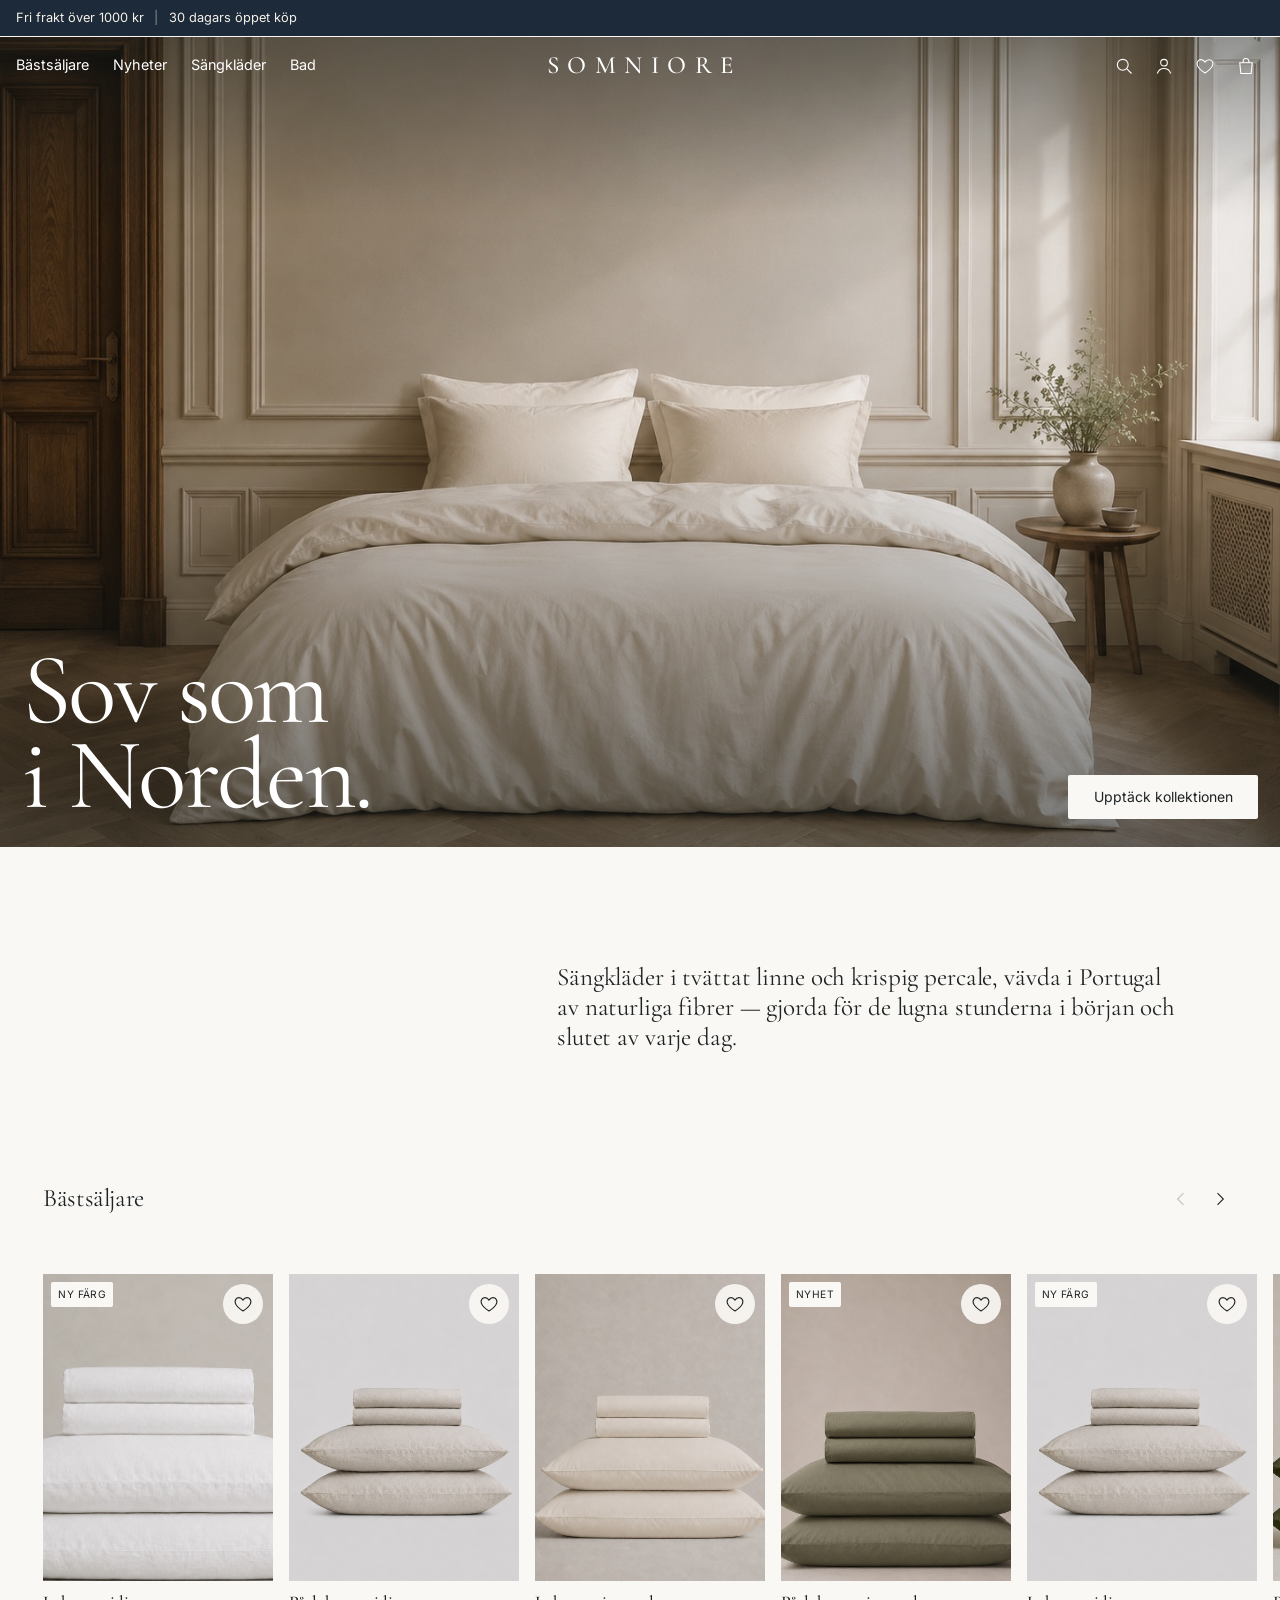
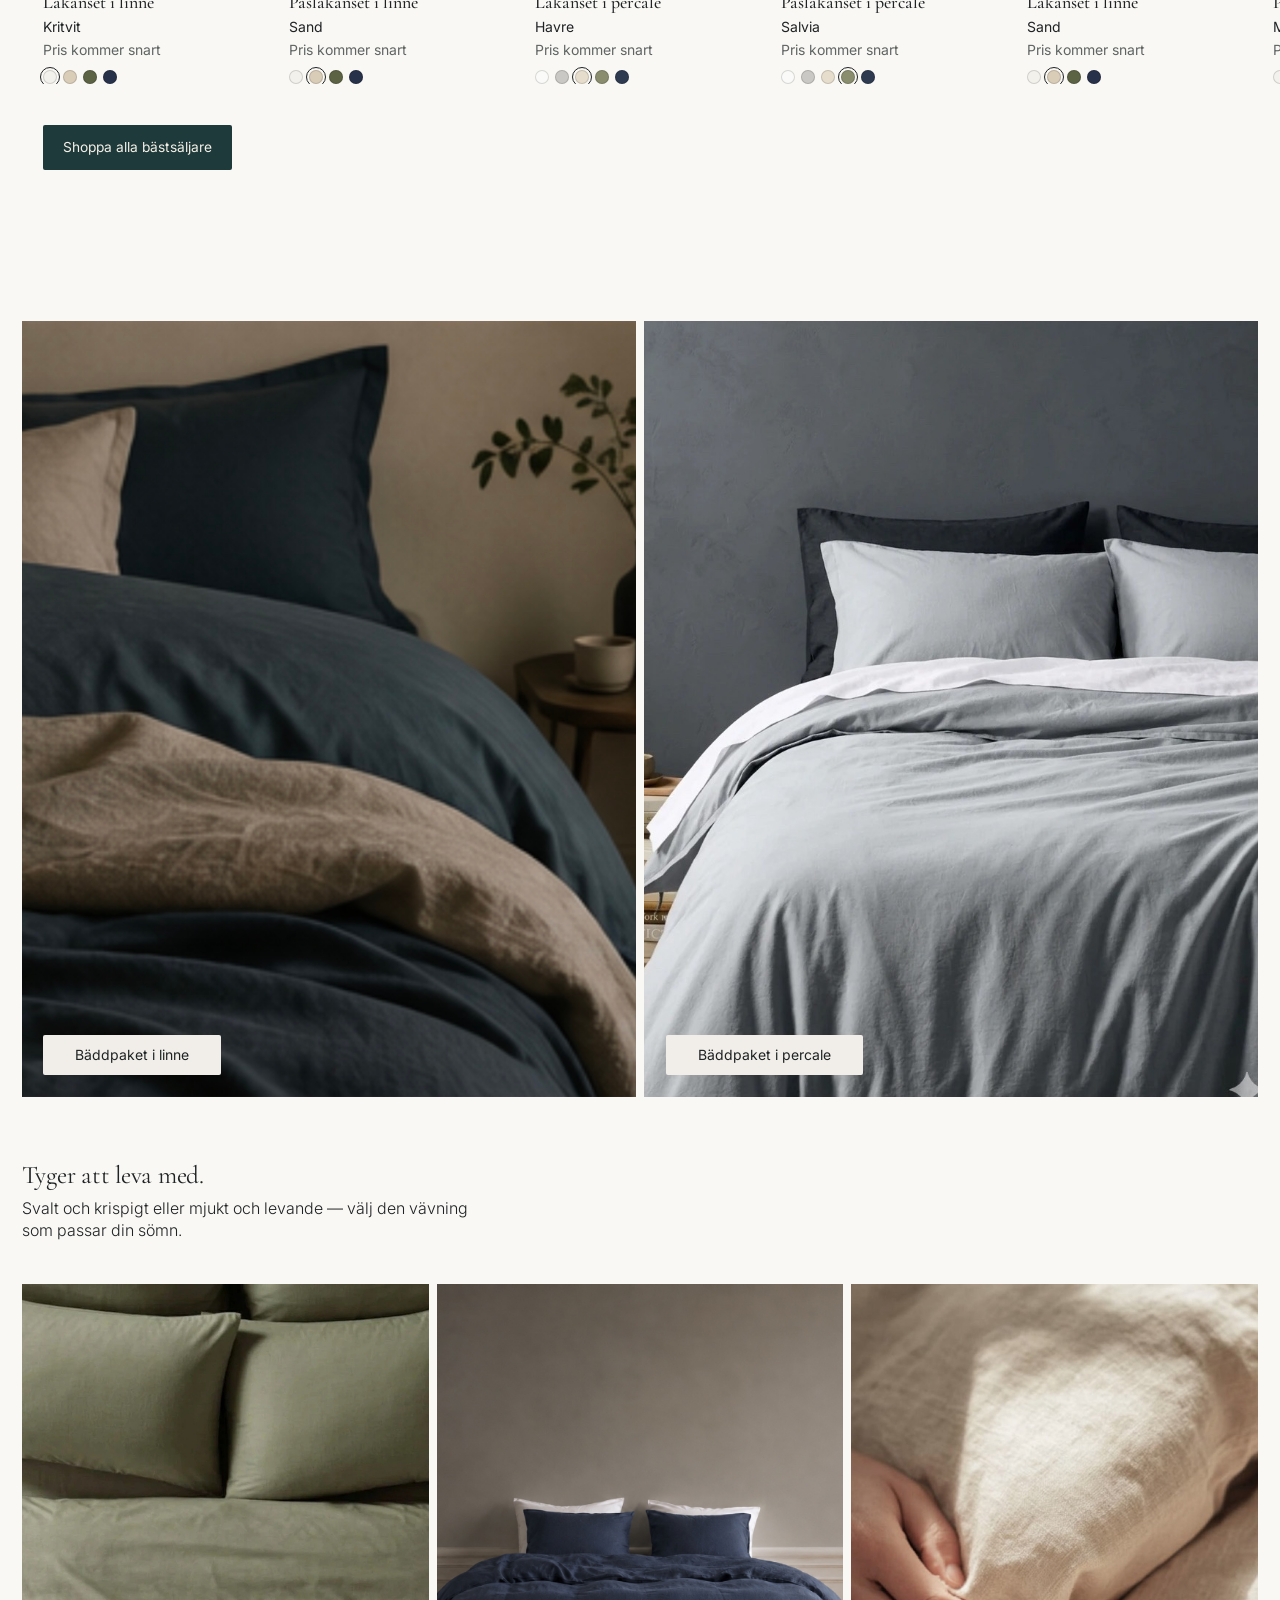
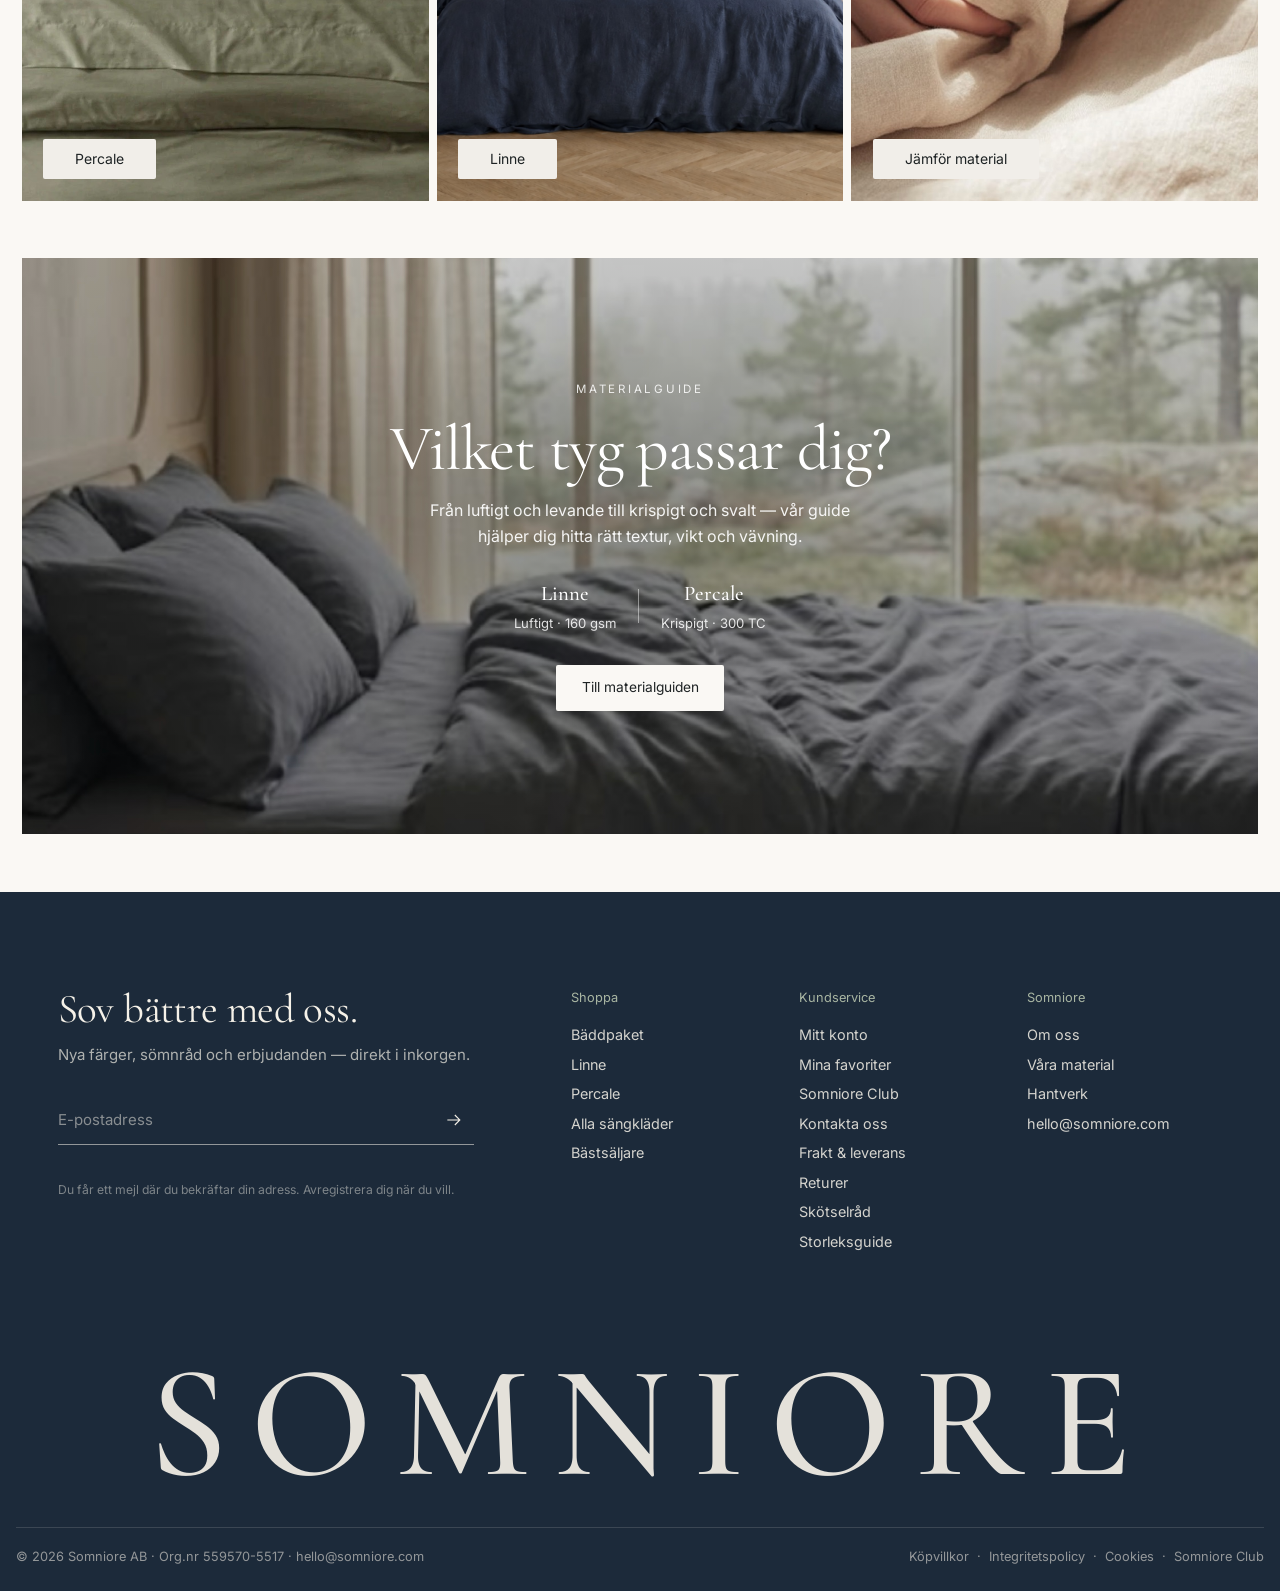
<file: index.html>
<!doctype html>
<html lang="sv">
<head>
  <meta charset="utf-8">
  <meta name="viewport" content="width=device-width, initial-scale=1">
  <title>Somniore — Sängkläder i linne och percale</title>
  <meta name="description" content="Somniore – sängkläder i tvättat linne 160 gsm och bomullspercale 300 TC. Vävda i Portugal, formgivna i Sverige för nordisk sömn.">
  <link rel="canonical" href="https://somniore.com/">
  <meta name="theme-color" content="#1F3A3A">
  <link rel="icon" type="image/png" sizes="32x32" href="assets/img/icons/icon-32.png">
  <link rel="icon" type="image/png" sizes="16x16" href="assets/img/icons/icon-16.png">
  <link rel="apple-touch-icon" sizes="180x180" href="assets/img/icons/icon-180.png">
  <link rel="manifest" href="site.webmanifest">
  <meta property="og:type" content="website">
  <meta property="og:site_name" content="Somniore">
  <meta property="og:locale" content="sv_SE">
  <meta property="og:title" content="Somniore — Sängkläder i linne och percale">
  <meta property="og:description" content="Somniore – sängkläder i tvättat linne 160 gsm och bomullspercale 300 TC. Vävda i Portugal, formgivna i Sverige för nordisk sömn.">
  <meta property="og:url" content="https://somniore.com/">
  <meta property="og:image" content="https://somniore.com/assets/img/og-somniore.jpg">
  <meta property="og:image:width" content="1200">
  <meta property="og:image:height" content="630">
  <meta name="twitter:card" content="summary_large_image">
  <link rel="preconnect" href="https://fonts.googleapis.com">
  <link rel="preconnect" href="https://fonts.gstatic.com" crossorigin>
  <link href="https://fonts.googleapis.com/css2?family=Cormorant+Garamond:ital,wght@0,400;0,500;0,600;1,400;1,500&family=Inter:wght@300;400;500;600&display=swap" rel="stylesheet">
  <link rel="stylesheet" href="styles.css?v=97">

  <script type="application/ld+json">{"@context":"https://schema.org","@type":"Organization","name":"Somniore AB","url":"https://somniore.com/","logo":"https://somniore.com/assets/img/icons/icon-512.png","email":"hello@somniore.com","taxID":"559570-5517"}</script>
</head>
<body class="has-hero is-top">

  <div id="site-header"></div>

  <main class="home">
    <!-- ============ HERO ============ -->
    <section class="hero">
      <img src="assets/img/hero-room-cream.jpg" alt="Ljust skandinaviskt sovrum med bäddad säng i krämvitt linne, väggpaneler och fiskbensparkett" class="hero__img hero__img--room">
      <div class="hero__overlay"></div>
      <h1 class="hero__title">Sov som<br>i Norden.</h1>
      <a href="kollektion.html?c=alla" class="btn btn--light hero__btn">Upptäck kollektionen</a>
    </section>

    <!-- ============ INLEDNING (stor text, högra halvan) ============ -->
    <section class="intro-note">
      <p>Sängkläder i tvättat linne och krispig percale, vävda i Portugal av naturliga fibrer — gjorda för de lugna stunderna i början och slutet av varje dag.</p>
    </section>

    <!-- ============ BÄSTSÄLJARE ============ -->
    <section class="rail" id="bastsaljare">
      <div class="rail__head">
        <h2 class="h-section">Bästsäljare</h2>
        <div class="rail__arrows">
          <button class="arrow" data-dir="-1" aria-label="Föregående"><svg viewBox="0 0 24 24"><path d="M15 5l-7 7 7 7"/></svg></button>
          <button class="arrow" data-dir="1" aria-label="Nästa"><svg viewBox="0 0 24 24"><path d="M9 5l7 7-7 7"/></svg></button>
        </div>
      </div>
      <div class="rail__track" id="productTrack"><!-- fylls av script.js --></div>
      <a href="kollektion.html?c=bastsaljare" class="btn btn--dark rail__cta">Shoppa alla bästsäljare</a>
    </section>

    <!-- ============ BÄDDPAKET (två stora bilder) ============ -->
    <section class="duo">
      <a href="baddpaket.html?m=linne" class="duo__tile">
        <img src="assets/img/linen-blue-beige.jpg" alt="Säng bäddad i mörkblått och beige linne" loading="lazy">
        <span class="img-label">Bäddpaket i linne</span>
      </a>
      <a href="baddpaket.html?m=percale" class="duo__tile">
        <img src="assets/img/percale-grey-dark-wall.jpg" alt="Säng bäddad i ljusgrå percale mot mörk vägg" loading="lazy">
        <span class="img-label">Bäddpaket i percale</span>
      </a>
    </section>

    <!-- ============ VÅRA TYGER (tre bilder) ============ -->
    <section class="fabrics">
      <div class="fabrics__head">
        <h2 class="fabrics__title">Tyger att leva med.</h2>
        <p>Svalt och krispigt eller mjukt och levande — välj den vävning som passar din sömn.</p>
      </div>
      <div class="fabrics__grid">
        <a href="kollektion.html?c=percale" class="fabrics__tile">
          <img src="assets/img/percale-green-above.jpg" alt="Närbild på grön percale" loading="lazy">
          <span class="img-label">Percale</span>
        </a>
        <a href="kollektion.html?c=linne" class="fabrics__tile">
          <img src="assets/img/linen-blue-bed.jpg" alt="Närbild på mörkblått tvättat linne" loading="lazy">
          <span class="img-label">Linne</span>
        </a>
        <a href="material.html" class="fabrics__tile">
          <img src="assets/img/linen-hand.jpg" alt="Hand som vilar mot mjukt tvättat linne" loading="lazy">
          <span class="img-label">Jämför material</span>
        </a>
      </div>
    </section>

    <!-- ============ EDITORIAL 1 ============ -->
    <!-- ============ PALETT ============ -->
    <!-- ============ STATEMENT 2 ============ -->
    <!-- ============ LINNE (split) ============ -->
    <!-- ============ KATEGORIER ============ -->
    <!-- ============ TYGGUIDE ============ -->
    <section class="guide-banner">
      <img src="assets/img/hero-nordic-window.jpg" alt="Säng i mörkt linne vid ett stort fönster mot nordisk skog" loading="lazy">
      <div class="guide-banner__copy">
        <p class="guide-banner__kicker">Materialguide</p>
        <h2 class="guide-banner__title">Vilket tyg passar dig?</h2>
        <p class="guide-banner__text">Från luftigt och levande till krispigt och svalt — vår guide hjälper dig hitta rätt textur, vikt och vävning.</p>
        <div class="guide-banner__pair">
          <span><b>Linne</b>Luftigt · 160 gsm</span>
          <i aria-hidden="true"></i>
          <span><b>Percale</b>Krispigt · 300 TC</span>
        </div>
        <a href="material.html" class="btn btn--light guide-banner__btn">Till materialguiden</a>
      </div>
    </section>

  </main>

  <div id="site-footer"></div>

  <script src="assets/js/data.js?v=95"></script>
  <script src="assets/js/layout.js?v=97"></script>
  <script src="assets/js/home.js?v=80"></script>
</body>
</html>
</file>
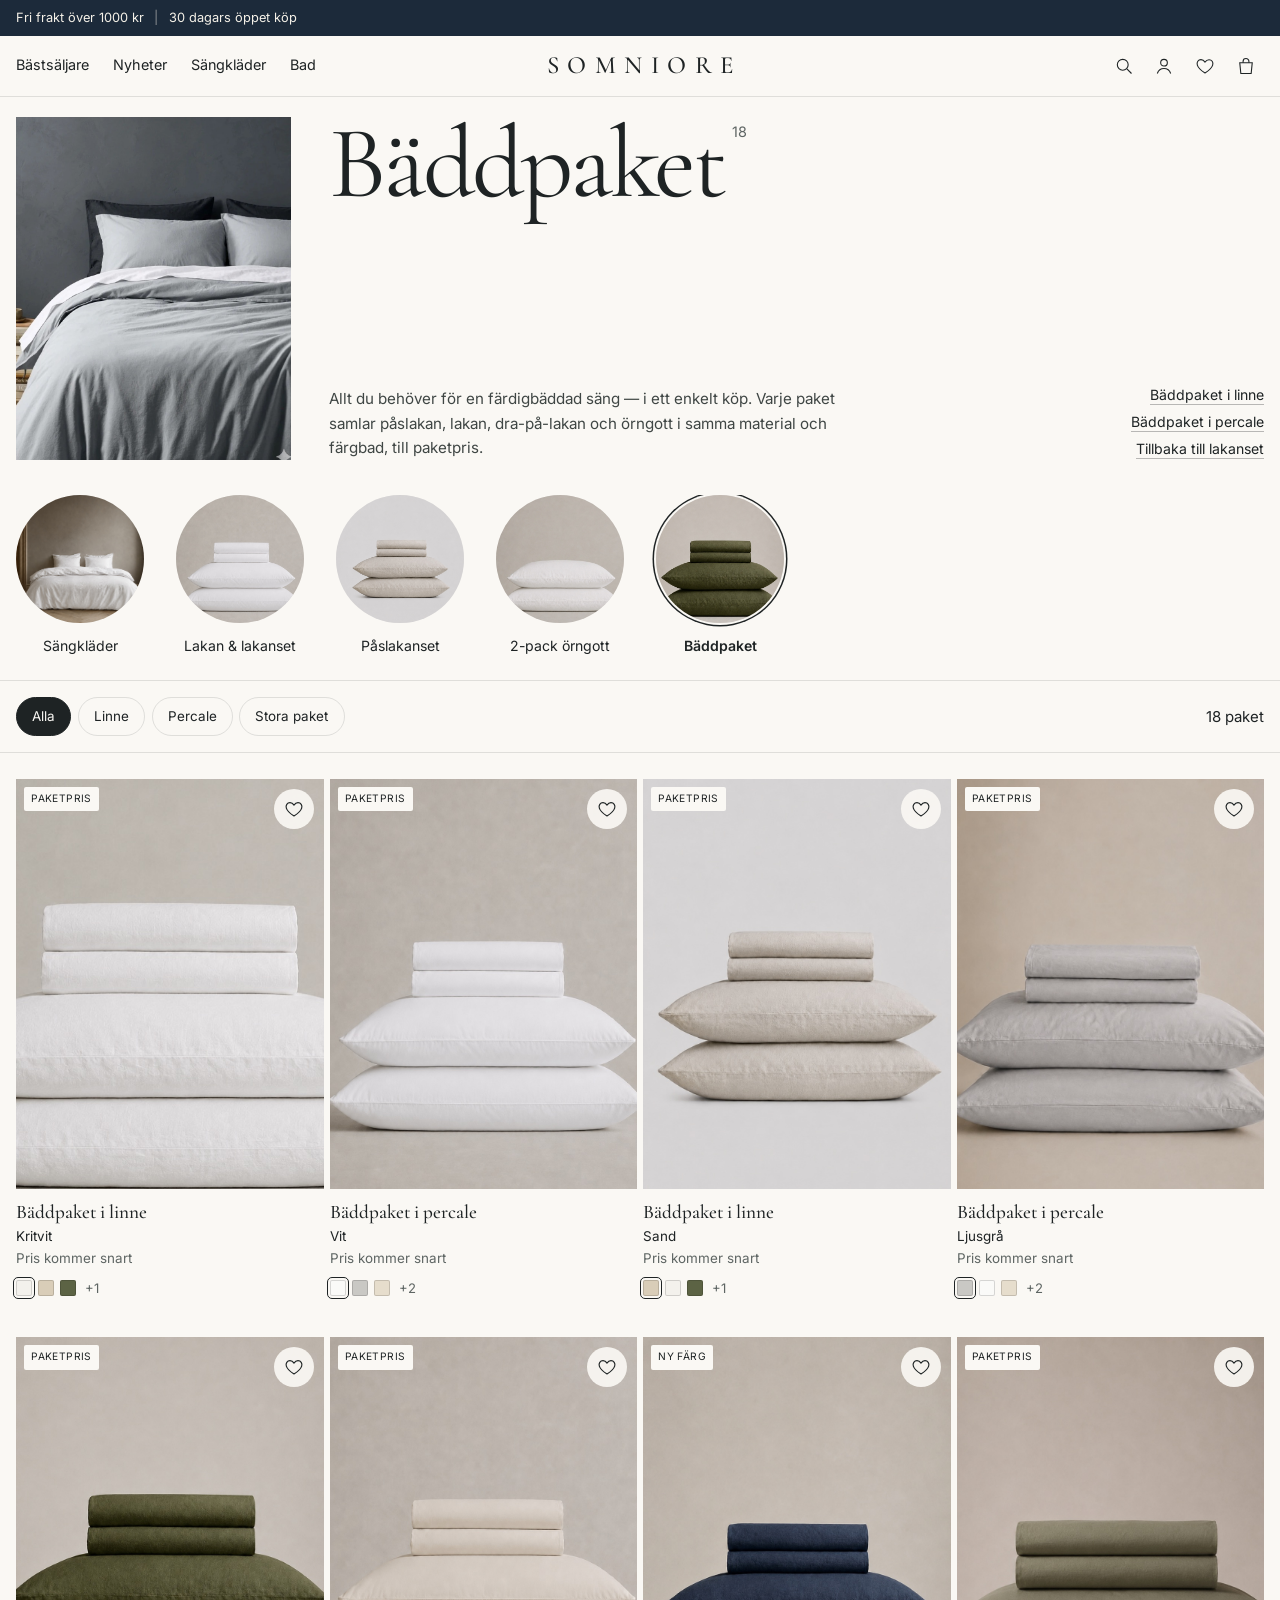
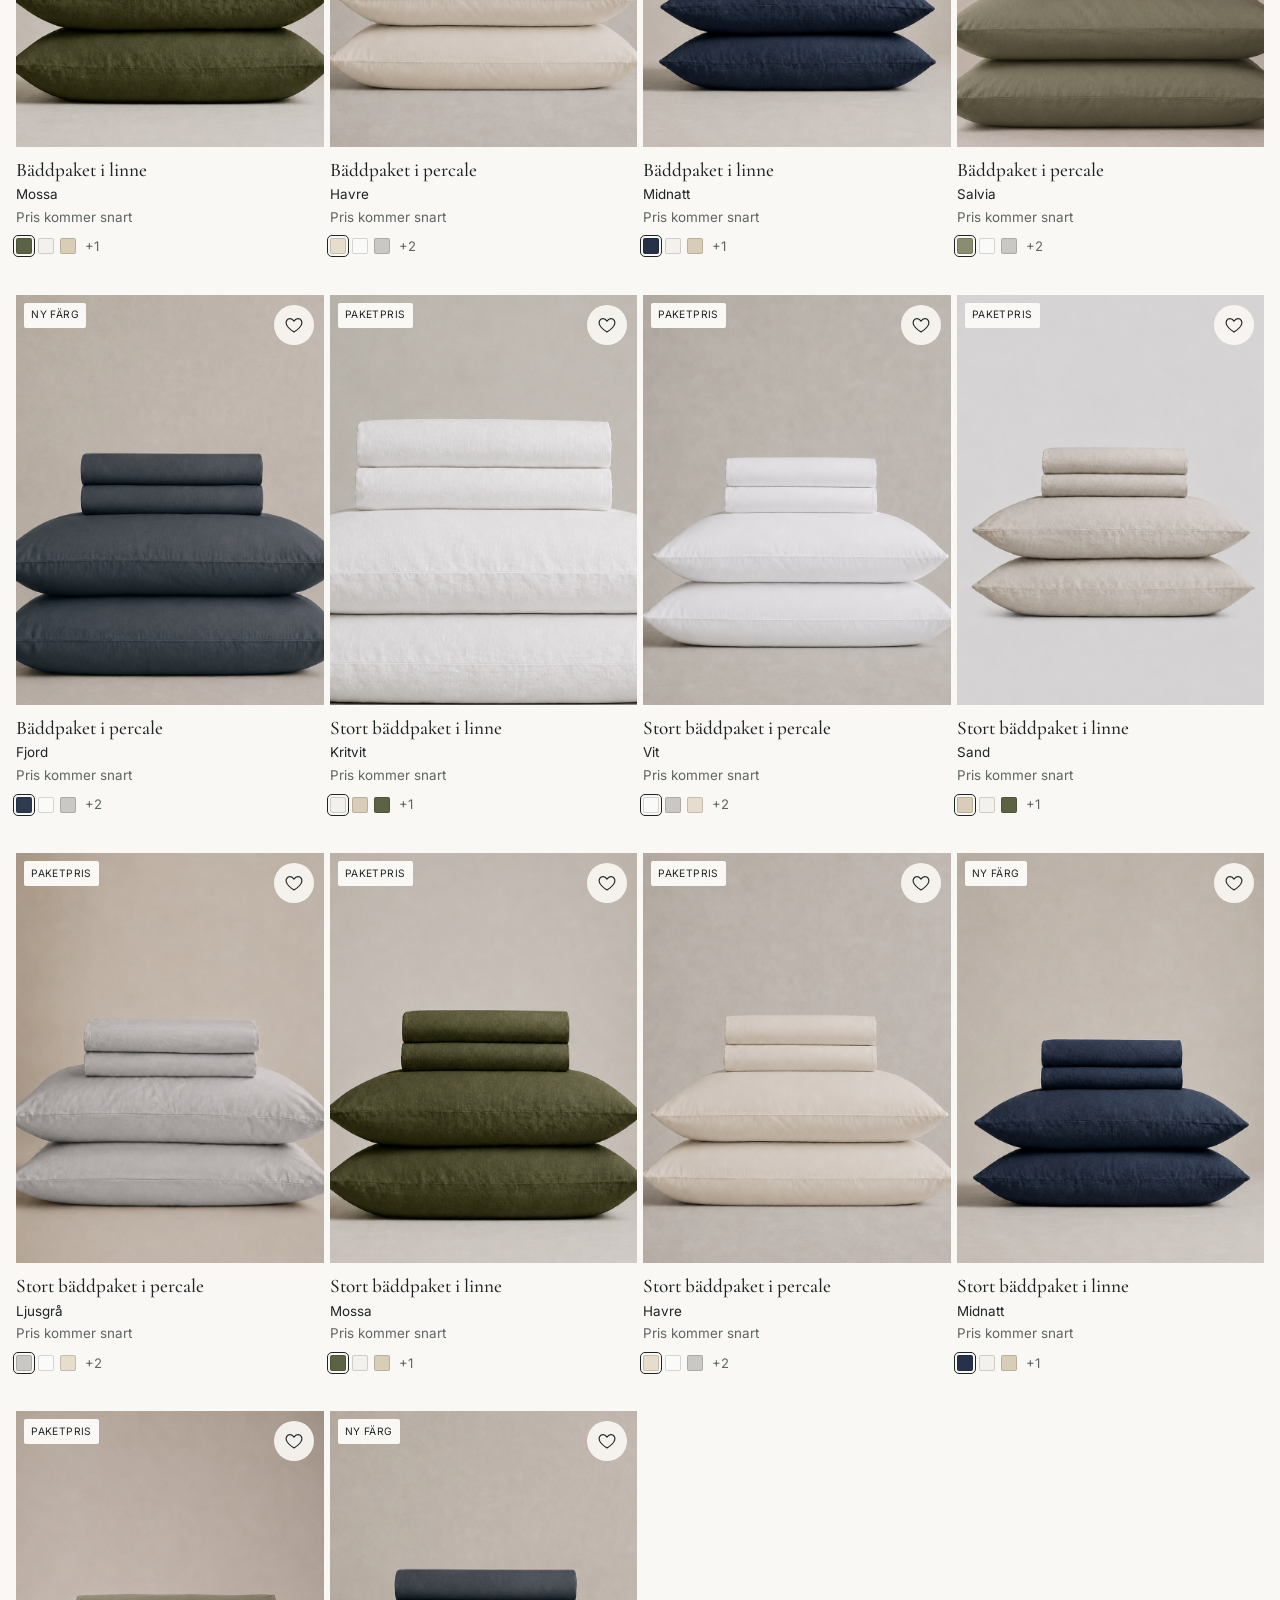
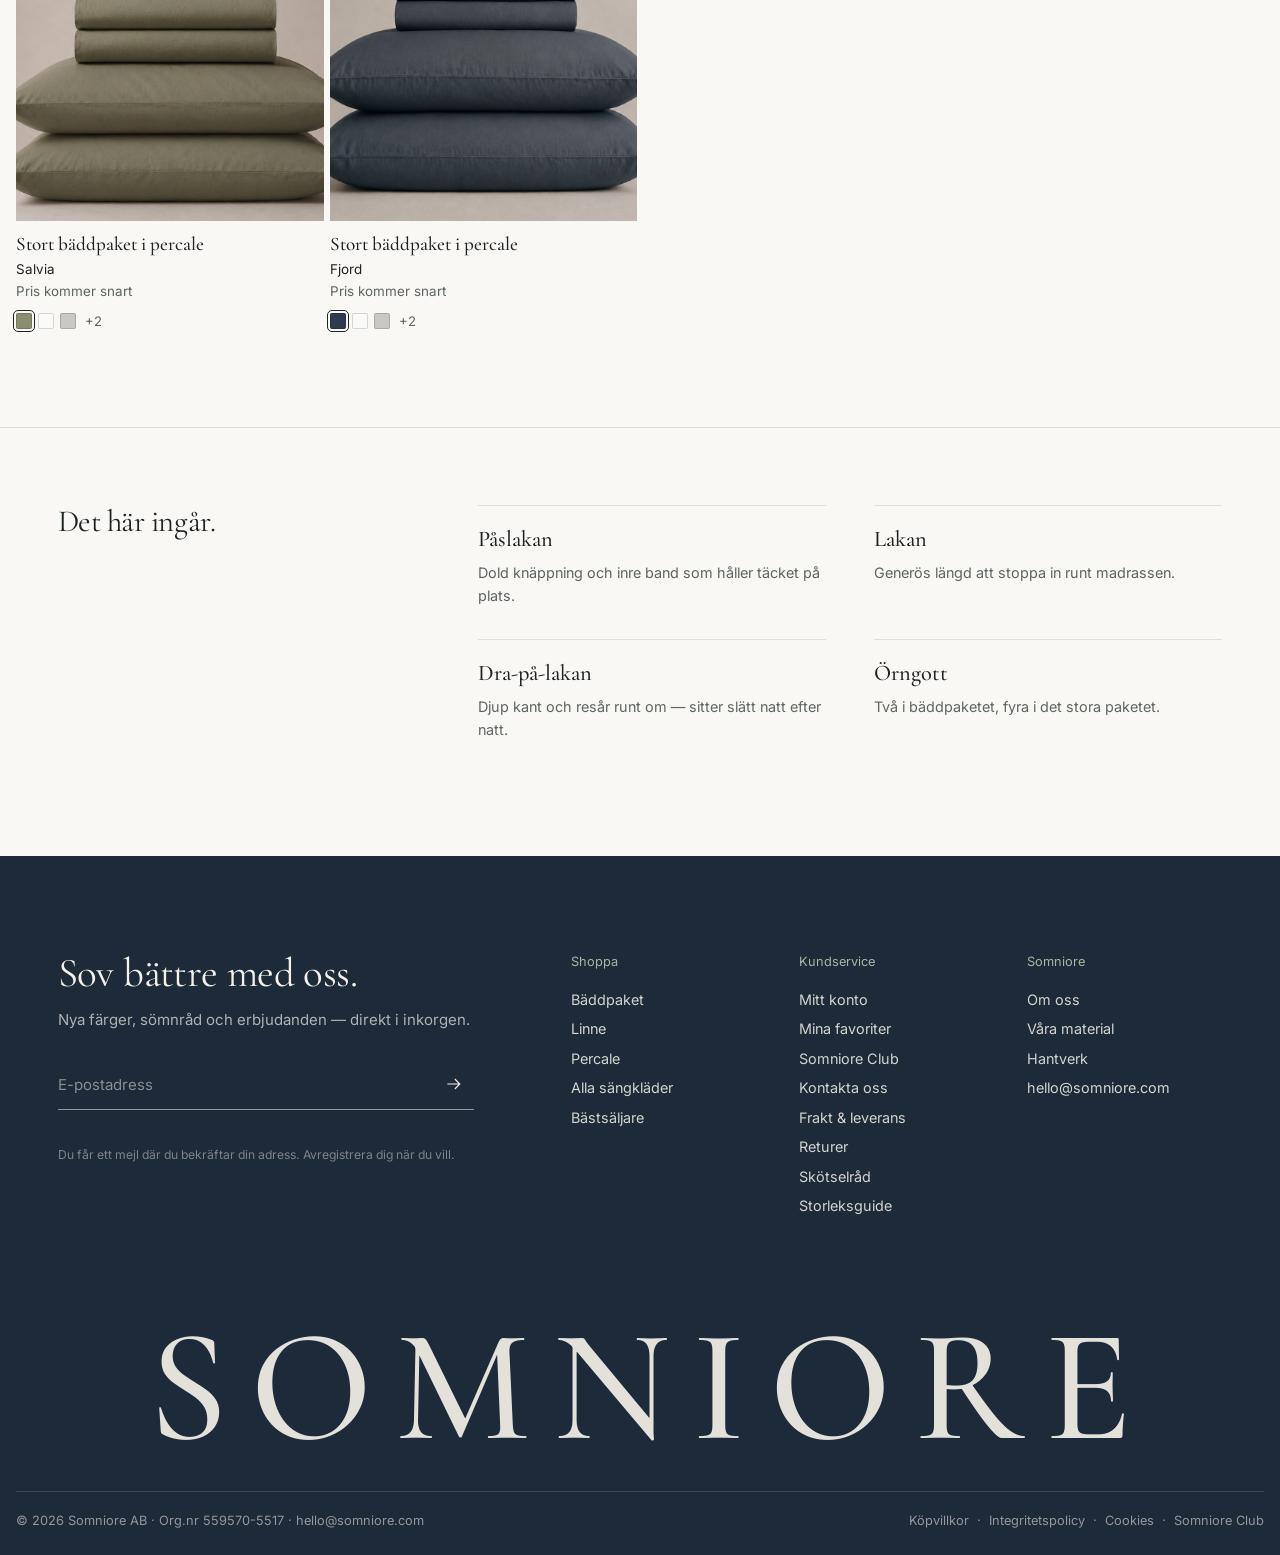
<file: baddpaket.html>
<!doctype html>
<html lang="sv">
<head>
  <meta charset="utf-8">
  <meta name="viewport" content="width=device-width, initial-scale=1">
  <title>Bäddpaket — Somniore</title>
  <meta name="description" content="Bäddpaket i linne och percale — påslakan, lakan, dra-på-lakan och örngott i samma färg, till paketpris.">
  <link rel="canonical" href="https://somniore.com/baddpaket.html">
  <meta name="theme-color" content="#1F3A3A">
  <link rel="icon" type="image/png" sizes="32x32" href="assets/img/icons/icon-32.png">
  <link rel="icon" type="image/png" sizes="16x16" href="assets/img/icons/icon-16.png">
  <link rel="apple-touch-icon" sizes="180x180" href="assets/img/icons/icon-180.png">
  <link rel="manifest" href="site.webmanifest">
  <meta property="og:type" content="website">
  <meta property="og:site_name" content="Somniore">
  <meta property="og:locale" content="sv_SE">
  <meta property="og:title" content="Bäddpaket — Somniore">
  <meta property="og:description" content="Bäddpaket i linne och percale — påslakan, lakan, dra-på-lakan och örngott i samma färg, till paketpris.">
  <meta property="og:url" content="https://somniore.com/baddpaket.html">
  <meta property="og:image" content="https://somniore.com/assets/img/og-somniore.jpg">
  <meta property="og:image:width" content="1200">
  <meta property="og:image:height" content="630">
  <meta name="twitter:card" content="summary_large_image">
  <link rel="preconnect" href="https://fonts.googleapis.com">
  <link rel="preconnect" href="https://fonts.gstatic.com" crossorigin>
  <link href="https://fonts.googleapis.com/css2?family=Cormorant+Garamond:ital,wght@0,400;0,500;0,600;1,400;1,500&family=Inter:wght@300;400;500;600&display=swap" rel="stylesheet">
  <link rel="stylesheet" href="styles.css?v=97">
</head>
<body>
  <div id="site-header"></div>

  <main class="bp-page">
    <!-- Sidhuvud som Parachute: liten bild, stor rubrik, kort text -->
    <section class="bp-head">
      <div class="bp-head__img"><img src="assets/img/percale-grey-dark-wall.jpg" alt="Bäddad säng i ljusgrå percale"></div>
      <div class="bp-head__copy">
        <h1 class="bp-head__title">Bäddpaket<sup id="bpCount"></sup></h1>
        <div class="bp-head__bottom">
          <p class="bp-head__text">Allt du behöver för en färdigbäddad säng — i ett enkelt köp. Varje paket samlar påslakan, lakan, dra-på-lakan och örngott i samma material och färgbad, till paketpris.</p>
          <nav class="bp-head__links" aria-label="Genvägar">
            <a href="#" data-mat="linne">Bäddpaket i linne</a>
            <a href="#" data-mat="percale">Bäddpaket i percale</a>
            <a href="kollektion.html?c=lakanset">Tillbaka till lakanset</a>
          </nav>
        </div>
      </div>
    </section>

    <div id="catCircles"></div>

    <!-- Filter -->
    <section class="bp-bar">
      <div class="chips" id="bpChips">
        <button class="chip active" data-v="alla">Alla</button>
        <button class="chip" data-v="linne">Linne</button>
        <button class="chip" data-v="percale">Percale</button>
        <button class="chip" data-v="stort">Stora paket</button>
      </div>
      <span class="filters__count" id="bpShown"></span>
    </section>

    <!-- Ett kort per paket och färg -->
    <section class="bp-grid" id="bpGrid"></section>

    <!-- Vad ingår -->
    <section class="bp-included">
      <h2 class="h-section">Det här ingår.</h2>
      <ul>
        <li><b>Påslakan</b><span>Dold knäppning och inre band som håller täcket på plats.</span></li>
        <li><b>Lakan</b><span>Generös längd att stoppa in runt madrassen.</span></li>
        <li><b>Dra-på-lakan</b><span>Djup kant och resår runt om — sitter slätt natt efter natt.</span></li>
        <li><b>Örngott</b><span>Två i bäddpaketet, fyra i det stora paketet.</span></li>
      </ul>
    </section>
  </main>

  <div id="site-footer"></div>

  <script src="assets/js/data.js?v=95"></script>
  <script src="assets/js/layout.js?v=97"></script>
  <script src="assets/js/bundles.js?v=76"></script>
</body>
</html>
</file>
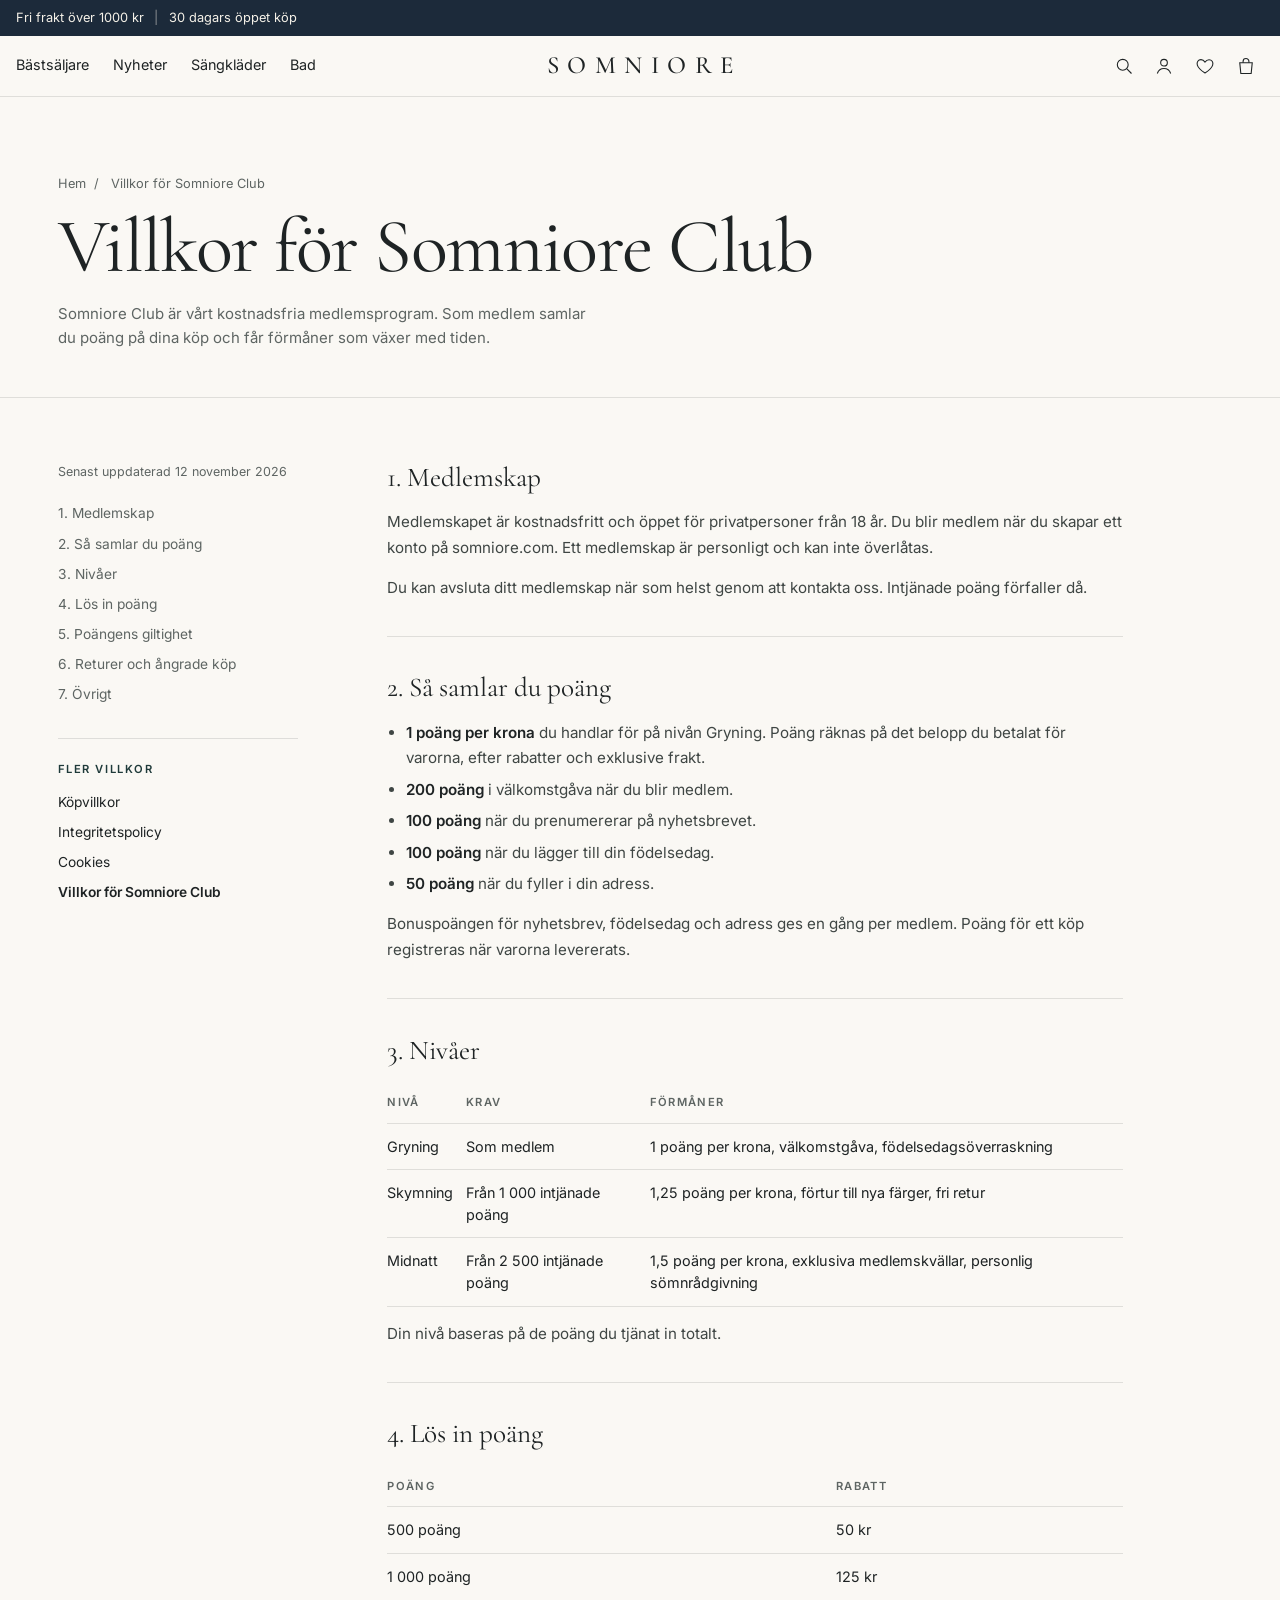
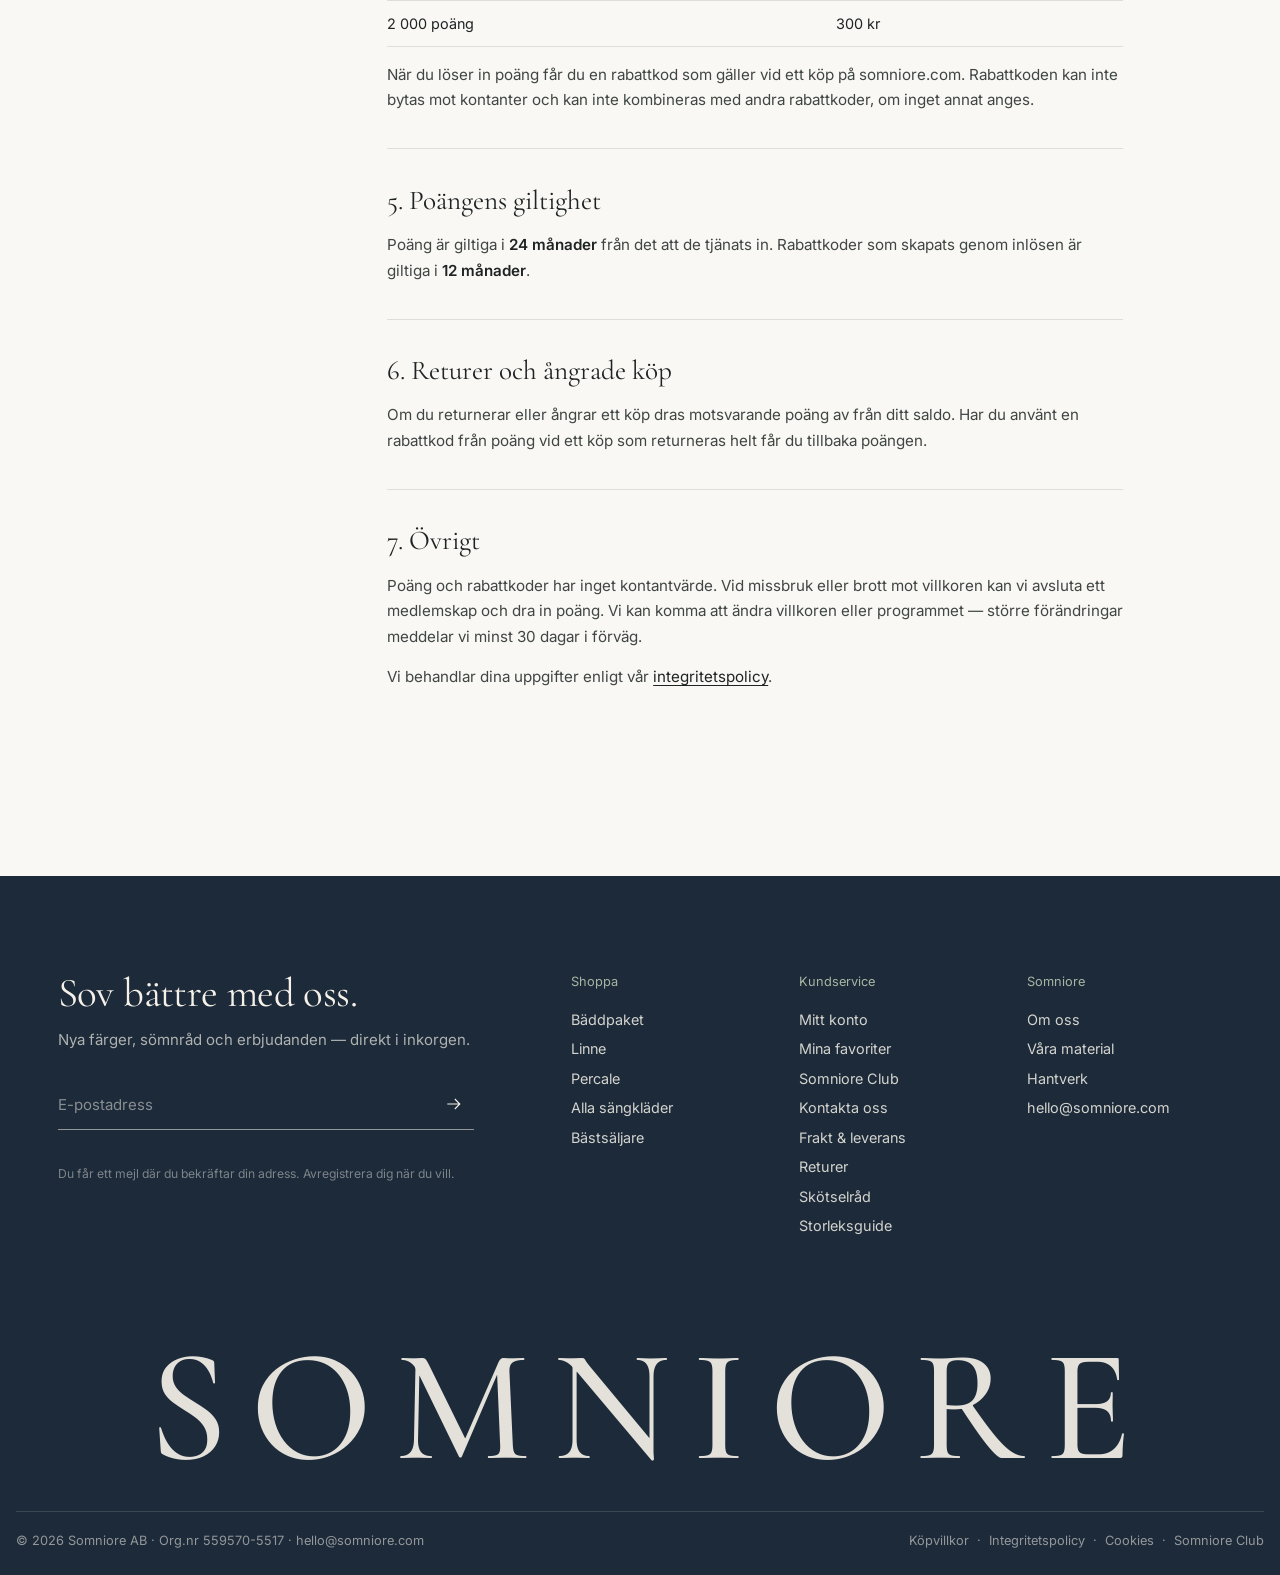
<file: club-villkor.html>
<!doctype html>
<html lang="sv">
<head>
  <meta charset="utf-8">
  <meta name="viewport" content="width=device-width, initial-scale=1">
  <title>Villkor för Somniore Club — Somniore</title>
  <meta name="description" content="Medlemsvillkor för Somniore Club — poäng, nivåer, inlösen och giltighet.">
  <link rel="canonical" href="https://somniore.com/club-villkor.html">
  <meta name="theme-color" content="#1F3A3A">
  <link rel="icon" type="image/png" sizes="32x32" href="assets/img/icons/icon-32.png">
  <link rel="icon" type="image/png" sizes="16x16" href="assets/img/icons/icon-16.png">
  <link rel="apple-touch-icon" sizes="180x180" href="assets/img/icons/icon-180.png">
  <link rel="manifest" href="site.webmanifest">
  <meta property="og:type" content="website">
  <meta property="og:site_name" content="Somniore">
  <meta property="og:locale" content="sv_SE">
  <meta property="og:title" content="Villkor för Somniore Club — Somniore">
  <meta property="og:description" content="Medlemsvillkor för Somniore Club — poäng, nivåer, inlösen och giltighet.">
  <meta property="og:url" content="https://somniore.com/club-villkor.html">
  <meta property="og:image" content="https://somniore.com/assets/img/og-somniore.jpg">
  <meta property="og:image:width" content="1200">
  <meta property="og:image:height" content="630">
  <meta name="twitter:card" content="summary_large_image">
  <link rel="preconnect" href="https://fonts.googleapis.com">
  <link rel="preconnect" href="https://fonts.gstatic.com" crossorigin>
  <link href="https://fonts.googleapis.com/css2?family=Cormorant+Garamond:ital,wght@0,400;0,500;0,600;1,400;1,500&family=Inter:wght@300;400;500;600&display=swap" rel="stylesheet">
  <link rel="stylesheet" href="styles.css?v=97">
</head>
<body class="">
  <div id="site-header"></div>

  <main>
    <section class="page-head">
      <nav class="crumbs" aria-label="Brödsmulor"><a href="index.html">Hem</a> <span>/</span> <span>Villkor för Somniore Club</span></nav>
      <h1 class="page-head__title">Villkor för Somniore Club</h1>
      <p class="page-head__text">Somniore Club är vårt kostnadsfria medlemsprogram. Som medlem samlar du poäng på dina köp och får förmåner som växer med tiden.</p>
    </section>

    <div class="legal">
      <aside class="legal__side">
        <p class="legal__updated">Senast uppdaterad 12 november 2026</p>
        <nav class="legal__toc" aria-label="Innehåll"><a href="#medlemskap">1. Medlemskap</a><a href="#poang">2. Så samlar du poäng</a><a href="#nivaer">3. Nivåer</a><a href="#inlosen">4. Lös in poäng</a><a href="#giltighet">5. Poängens giltighet</a><a href="#returer">6. Returer och ångrade köp</a><a href="#ovrigt">7. Övrigt</a></nav>
        <nav class="legal__more" aria-label="Fler villkor"><p>Fler villkor</p><a href="kopvillkor.html">Köpvillkor</a><a href="integritetspolicy.html">Integritetspolicy</a><a href="cookies.html">Cookies</a><a href="club-villkor.html" aria-current="page">Villkor för Somniore Club</a></nav>
      </aside>
      <article class="legal__body">
        <section id="medlemskap"><h2>1. Medlemskap</h2><p>Medlemskapet är kostnadsfritt och öppet för privatpersoner från 18 år. Du blir medlem när du skapar ett konto på somniore.com. Ett medlemskap är personligt och kan inte överlåtas.</p><p>Du kan avsluta ditt medlemskap när som helst genom att kontakta oss. Intjänade poäng förfaller då.</p></section><section id="poang"><h2>2. Så samlar du poäng</h2><ul><li><strong>1 poäng per krona</strong> du handlar för på nivån Gryning. Poäng räknas på det belopp du betalat för varorna, efter rabatter och exklusive frakt.</li><li><strong>200 poäng</strong> i välkomstgåva när du blir medlem.</li><li><strong>100 poäng</strong> när du prenumererar på nyhetsbrevet.</li><li><strong>100 poäng</strong> när du lägger till din födelsedag.</li><li><strong>50 poäng</strong> när du fyller i din adress.</li></ul><p>Bonuspoängen för nyhetsbrev, födelsedag och adress ges en gång per medlem. Poäng för ett köp registreras när varorna levererats.</p></section><section id="nivaer"><h2>3. Nivåer</h2><table class="legal__table"><thead><tr><th>Nivå</th><th>Krav</th><th>Förmåner</th></tr></thead><tbody><tr><td>Gryning</td><td>Som medlem</td><td>1 poäng per krona, välkomstgåva, födelsedagsöverraskning</td></tr><tr><td>Skymning</td><td>Från 1 000 intjänade poäng</td><td>1,25 poäng per krona, förtur till nya färger, fri retur</td></tr><tr><td>Midnatt</td><td>Från 2 500 intjänade poäng</td><td>1,5 poäng per krona, exklusiva medlemskvällar, personlig sömnrådgivning</td></tr></tbody></table><p>Din nivå baseras på de poäng du tjänat in totalt.</p></section><section id="inlosen"><h2>4. Lös in poäng</h2><table class="legal__table"><thead><tr><th>Poäng</th><th>Rabatt</th></tr></thead><tbody><tr><td>500 poäng</td><td>50 kr</td></tr><tr><td>1 000 poäng</td><td>125 kr</td></tr><tr><td>2 000 poäng</td><td>300 kr</td></tr></tbody></table><p>När du löser in poäng får du en rabattkod som gäller vid ett köp på somniore.com. Rabattkoden kan inte bytas mot kontanter och kan inte kombineras med andra rabattkoder, om inget annat anges.</p></section><section id="giltighet"><h2>5. Poängens giltighet</h2><p>Poäng är giltiga i <strong>24 månader</strong> från det att de tjänats in. Rabattkoder som skapats genom inlösen är giltiga i <strong>12 månader</strong>.</p></section><section id="returer"><h2>6. Returer och ångrade köp</h2><p>Om du returnerar eller ångrar ett köp dras motsvarande poäng av från ditt saldo. Har du använt en rabattkod från poäng vid ett köp som returneras helt får du tillbaka poängen.</p></section><section id="ovrigt"><h2>7. Övrigt</h2><p>Poäng och rabattkoder har inget kontantvärde. Vid missbruk eller brott mot villkoren kan vi avsluta ett medlemskap och dra in poäng. Vi kan komma att ändra villkoren eller programmet — större förändringar meddelar vi minst 30 dagar i förväg.</p><p>Vi behandlar dina uppgifter enligt vår <a href="integritetspolicy.html">integritetspolicy</a>.</p></section>
      </article>
    </div>
  </main>

  <div id="site-footer"></div>

  <script src="assets/js/data.js?v=95"></script>
  <script src="assets/js/layout.js?v=97"></script>
</body>
</html>
</file>
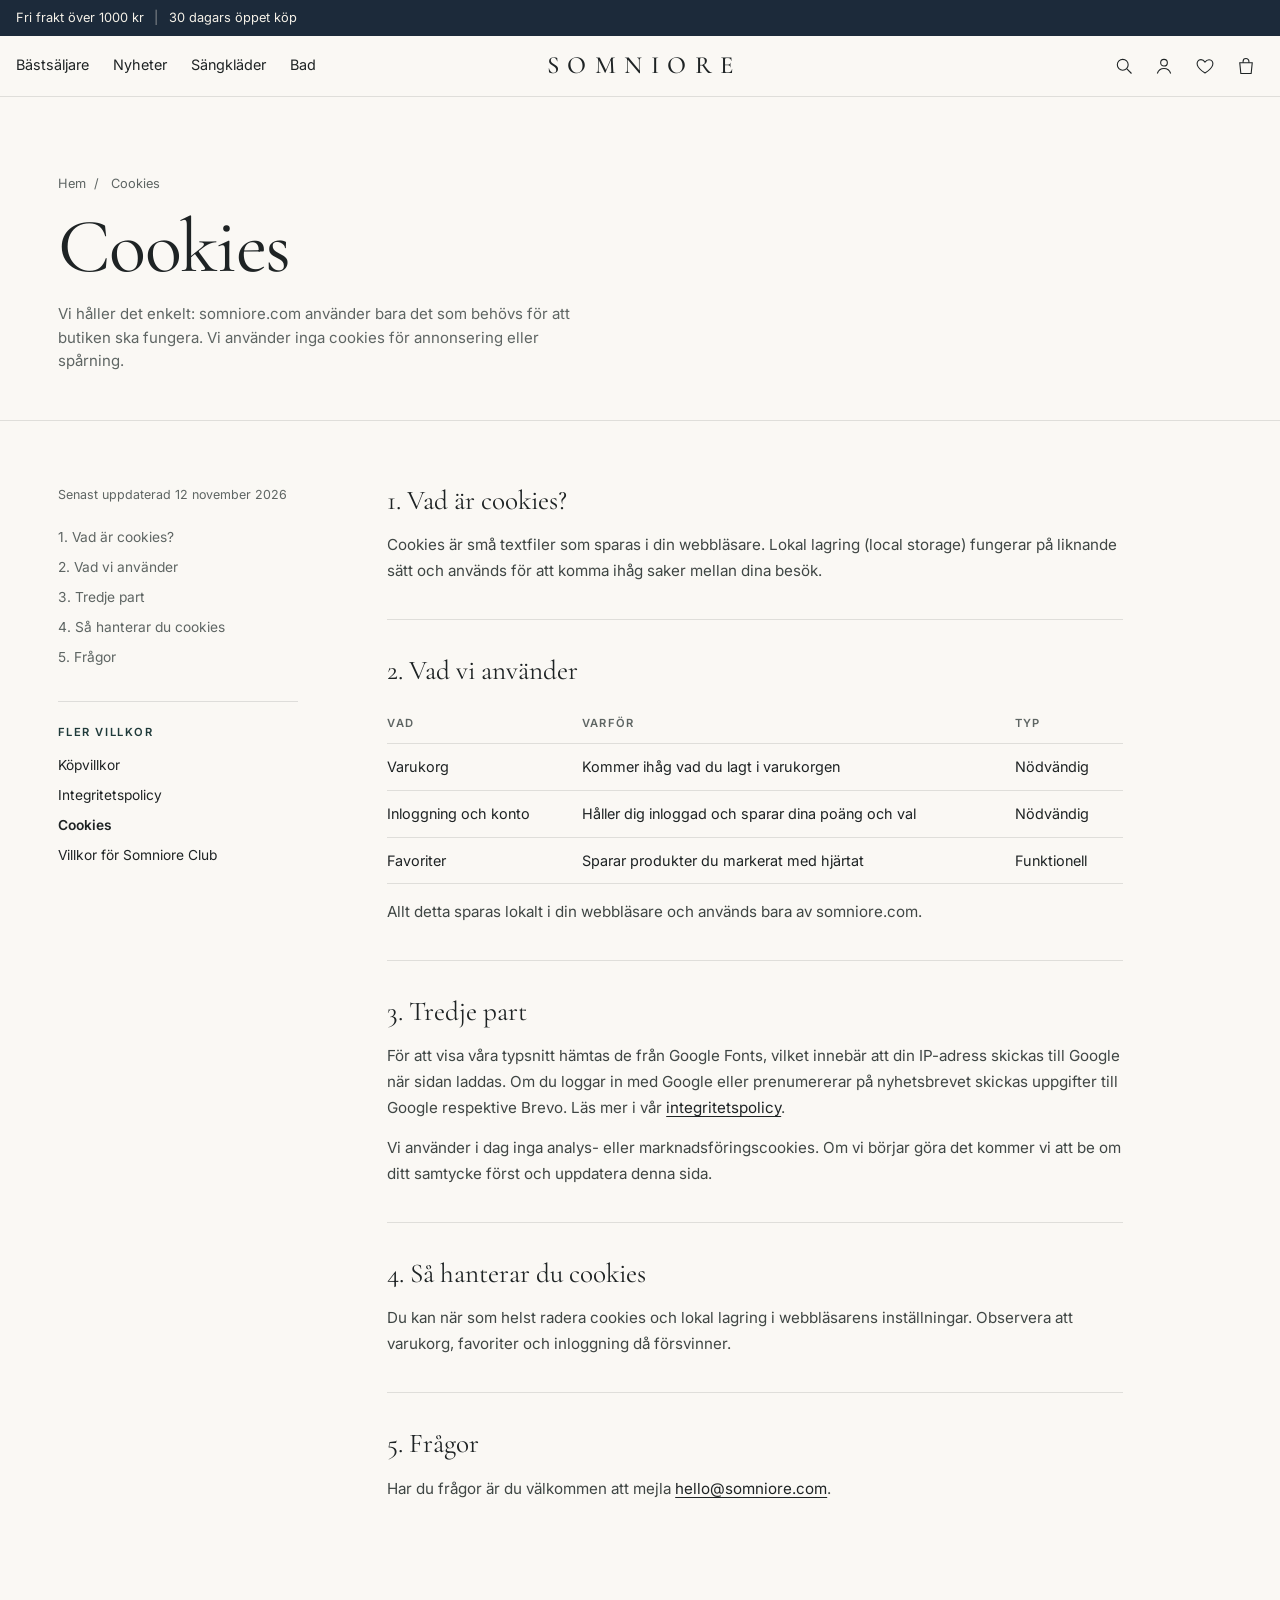
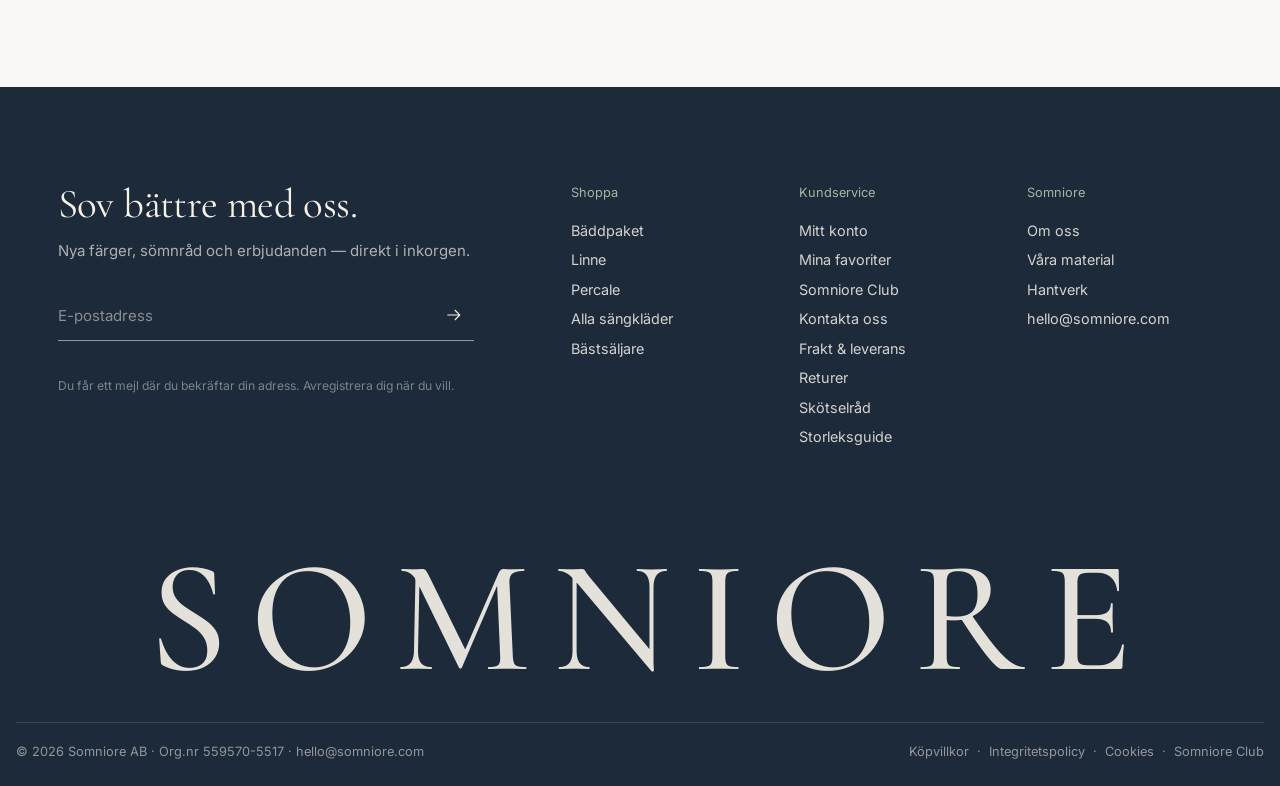
<file: cookies.html>
<!doctype html>
<html lang="sv">
<head>
  <meta charset="utf-8">
  <meta name="viewport" content="width=device-width, initial-scale=1">
  <title>Cookies — Somniore</title>
  <meta name="description" content="Hur Somniore använder cookies och lokal lagring på somniore.com.">
  <link rel="canonical" href="https://somniore.com/cookies.html">
  <meta name="theme-color" content="#1F3A3A">
  <link rel="icon" type="image/png" sizes="32x32" href="assets/img/icons/icon-32.png">
  <link rel="icon" type="image/png" sizes="16x16" href="assets/img/icons/icon-16.png">
  <link rel="apple-touch-icon" sizes="180x180" href="assets/img/icons/icon-180.png">
  <link rel="manifest" href="site.webmanifest">
  <meta property="og:type" content="website">
  <meta property="og:site_name" content="Somniore">
  <meta property="og:locale" content="sv_SE">
  <meta property="og:title" content="Cookies — Somniore">
  <meta property="og:description" content="Hur Somniore använder cookies och lokal lagring på somniore.com.">
  <meta property="og:url" content="https://somniore.com/cookies.html">
  <meta property="og:image" content="https://somniore.com/assets/img/og-somniore.jpg">
  <meta property="og:image:width" content="1200">
  <meta property="og:image:height" content="630">
  <meta name="twitter:card" content="summary_large_image">
  <link rel="preconnect" href="https://fonts.googleapis.com">
  <link rel="preconnect" href="https://fonts.gstatic.com" crossorigin>
  <link href="https://fonts.googleapis.com/css2?family=Cormorant+Garamond:ital,wght@0,400;0,500;0,600;1,400;1,500&family=Inter:wght@300;400;500;600&display=swap" rel="stylesheet">
  <link rel="stylesheet" href="styles.css?v=97">
</head>
<body class="">
  <div id="site-header"></div>

  <main>
    <section class="page-head">
      <nav class="crumbs" aria-label="Brödsmulor"><a href="index.html">Hem</a> <span>/</span> <span>Cookies</span></nav>
      <h1 class="page-head__title">Cookies</h1>
      <p class="page-head__text">Vi håller det enkelt: somniore.com använder bara det som behövs för att butiken ska fungera. Vi använder inga cookies för annonsering eller spårning.</p>
    </section>

    <div class="legal">
      <aside class="legal__side">
        <p class="legal__updated">Senast uppdaterad 12 november 2026</p>
        <nav class="legal__toc" aria-label="Innehåll"><a href="#vad">1. Vad är cookies?</a><a href="#anvander">2. Vad vi använder</a><a href="#tredje">3. Tredje part</a><a href="#hantera">4. Så hanterar du cookies</a><a href="#kontakt">5. Frågor</a></nav>
        <nav class="legal__more" aria-label="Fler villkor"><p>Fler villkor</p><a href="kopvillkor.html">Köpvillkor</a><a href="integritetspolicy.html">Integritetspolicy</a><a href="cookies.html" aria-current="page">Cookies</a><a href="club-villkor.html">Villkor för Somniore Club</a></nav>
      </aside>
      <article class="legal__body">
        <section id="vad"><h2>1. Vad är cookies?</h2><p>Cookies är små textfiler som sparas i din webbläsare. Lokal lagring (local storage) fungerar på liknande sätt och används för att komma ihåg saker mellan dina besök.</p></section><section id="anvander"><h2>2. Vad vi använder</h2><table class="legal__table"><thead><tr><th>Vad</th><th>Varför</th><th>Typ</th></tr></thead><tbody><tr><td>Varukorg</td><td>Kommer ihåg vad du lagt i varukorgen</td><td>Nödvändig</td></tr><tr><td>Inloggning och konto</td><td>Håller dig inloggad och sparar dina poäng och val</td><td>Nödvändig</td></tr><tr><td>Favoriter</td><td>Sparar produkter du markerat med hjärtat</td><td>Funktionell</td></tr></tbody></table><p>Allt detta sparas lokalt i din webbläsare och används bara av somniore.com.</p></section><section id="tredje"><h2>3. Tredje part</h2><p>För att visa våra typsnitt hämtas de från Google Fonts, vilket innebär att din IP-adress skickas till Google när sidan laddas. Om du loggar in med Google eller prenumererar på nyhetsbrevet skickas uppgifter till Google respektive Brevo. Läs mer i vår <a href="integritetspolicy.html">integritetspolicy</a>.</p><p>Vi använder i dag inga analys- eller marknadsföringscookies. Om vi börjar göra det kommer vi att be om ditt samtycke först och uppdatera denna sida.</p></section><section id="hantera"><h2>4. Så hanterar du cookies</h2><p>Du kan när som helst radera cookies och lokal lagring i webbläsarens inställningar. Observera att varukorg, favoriter och inloggning då försvinner.</p></section><section id="kontakt"><h2>5. Frågor</h2><p>Har du frågor är du välkommen att mejla <a href="mailto:hello@somniore.com">hello@somniore.com</a>.</p></section>
      </article>
    </div>
  </main>

  <div id="site-footer"></div>

  <script src="assets/js/data.js?v=95"></script>
  <script src="assets/js/layout.js?v=97"></script>
</body>
</html>
</file>
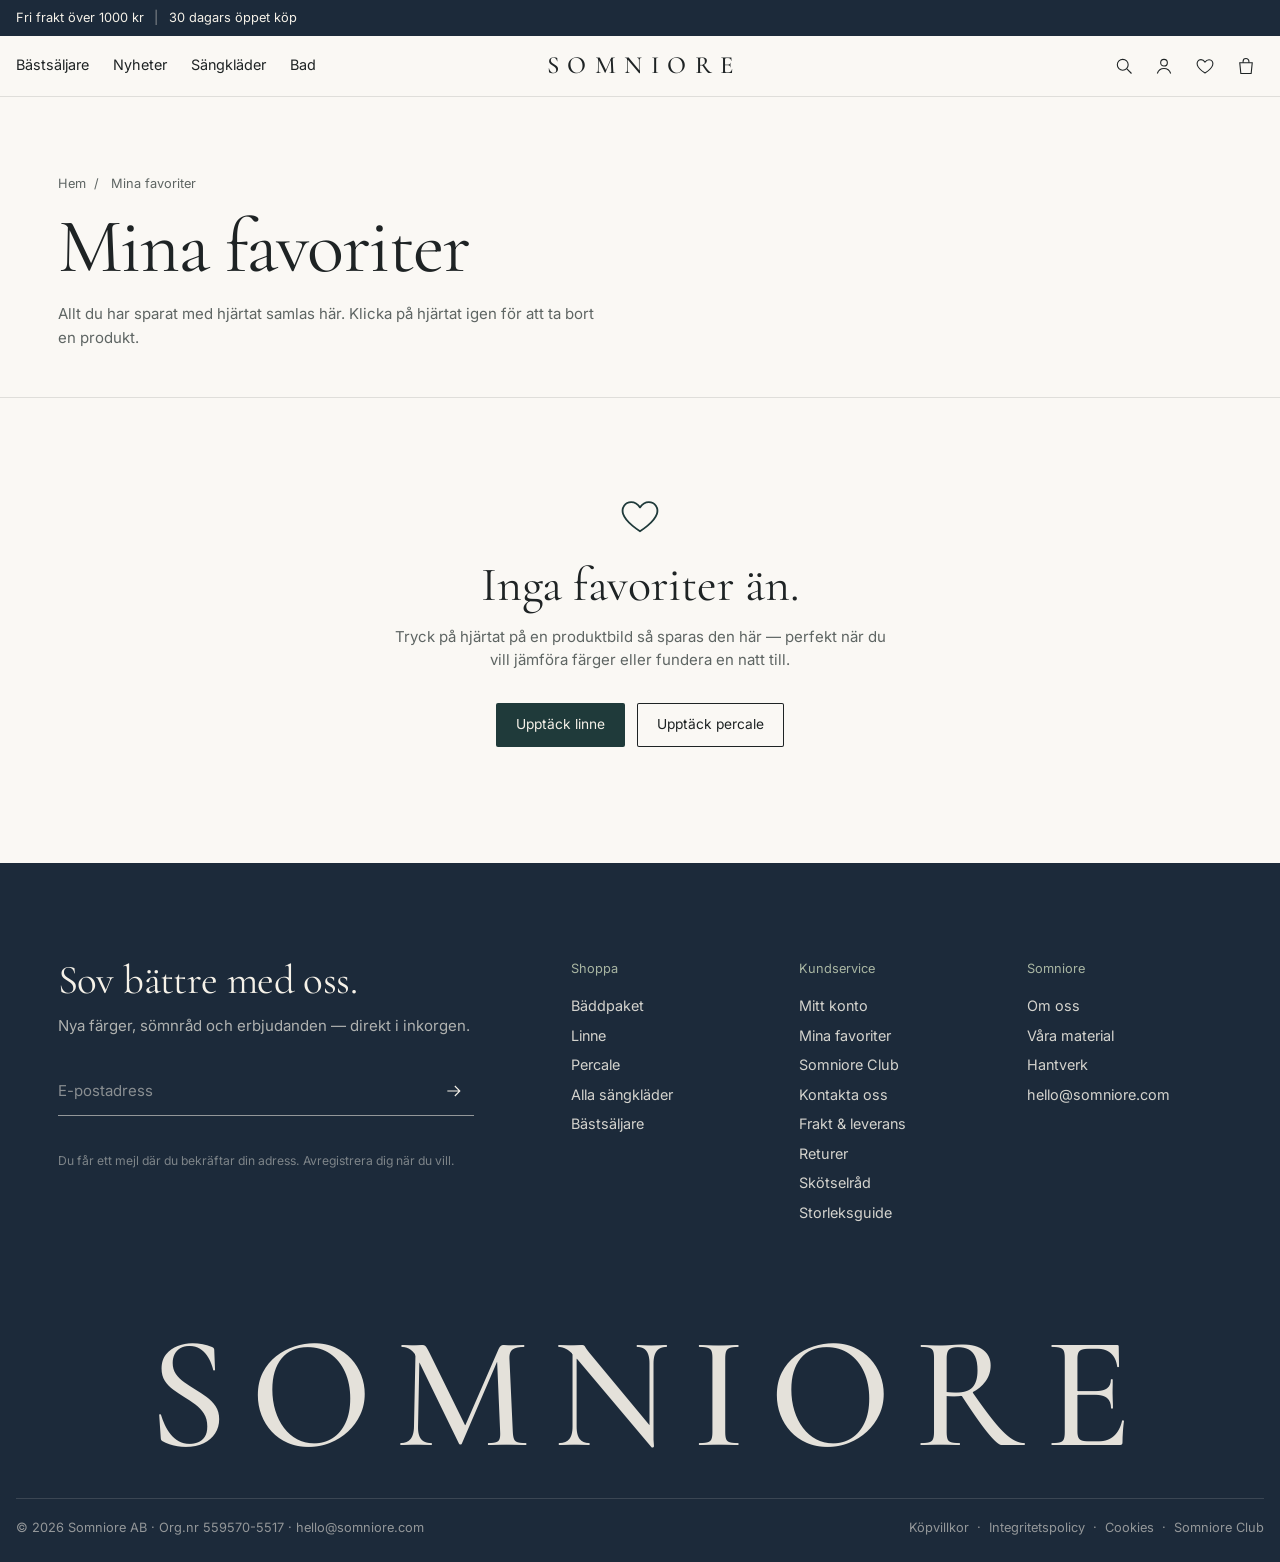
<file: favoriter.html>
<!doctype html>
<html lang="sv">
<head>
  <meta charset="utf-8">
  <meta name="viewport" content="width=device-width, initial-scale=1">
  <title>Mina favoriter — Somniore</title>
  <meta name="description" content="Produkter du har sparat som favoriter hos Somniore.">
  <link rel="canonical" href="https://somniore.com/favoriter.html">
  <meta name="theme-color" content="#1F3A3A">
  <link rel="icon" type="image/png" sizes="32x32" href="assets/img/icons/icon-32.png">
  <link rel="icon" type="image/png" sizes="16x16" href="assets/img/icons/icon-16.png">
  <link rel="apple-touch-icon" sizes="180x180" href="assets/img/icons/icon-180.png">
  <link rel="manifest" href="site.webmanifest">
  <meta property="og:type" content="website">
  <meta property="og:site_name" content="Somniore">
  <meta property="og:locale" content="sv_SE">
  <meta property="og:title" content="Mina favoriter — Somniore">
  <meta property="og:description" content="Produkter du har sparat som favoriter hos Somniore.">
  <meta property="og:url" content="https://somniore.com/favoriter.html">
  <meta property="og:image" content="https://somniore.com/assets/img/og-somniore.jpg">
  <meta property="og:image:width" content="1200">
  <meta property="og:image:height" content="630">
  <meta name="twitter:card" content="summary_large_image">
  <meta name="robots" content="noindex">
  <link rel="preconnect" href="https://fonts.googleapis.com">
  <link rel="preconnect" href="https://fonts.gstatic.com" crossorigin>
  <link href="https://fonts.googleapis.com/css2?family=Cormorant+Garamond:ital,wght@0,400;0,500;0,600;1,400;1,500&family=Inter:wght@300;400;500;600&display=swap" rel="stylesheet">
  <link rel="stylesheet" href="styles.css?v=97">
</head>
<body class="">
  <div id="site-header"></div>

  <main>
    <section class="page-head">
      <nav class="crumbs" aria-label="Brödsmulor"><a href="index.html">Hem</a> <span>/</span> <span>Mina favoriter</span></nav>
      <h1 class="page-head__title">Mina favoriter<sup class="fav-total" id="favTotal"></sup></h1>
      <p class="page-head__text">Allt du har sparat med hjärtat samlas här. Klicka på hjärtat igen för att ta bort en produkt.</p>
    </section>

    <section class="grid fav-grid" id="grid"></section>

    <section class="fav-empty" id="empty" hidden>
      <svg class="fav-empty__icon" viewBox="0 0 24 24" aria-hidden="true"><path d="M12 20.3s-7.6-4.6-9.2-9.4C1.7 7.5 3.9 4.4 7.2 4.4c2 0 3.6 1.1 4.8 2.9 1.2-1.8 2.8-2.9 4.8-2.9 3.3 0 5.5 3.1 4.4 6.5-1.6 4.8-9.2 9.4-9.2 9.4z"/></svg>
      <h2>Inga favoriter än.</h2>
      <p>Tryck på hjärtat på en produktbild så sparas den här — perfekt när du vill jämföra färger eller fundera en natt till.</p>
      <div class="fav-empty__btns">
        <a href="kollektion.html?c=linne" class="btn btn--dark">Upptäck linne</a>
        <a href="kollektion.html?c=percale" class="btn btn--line">Upptäck percale</a>
      </div>
    </section>
  </main>

  <div id="site-footer"></div>

  <script src="assets/js/data.js?v=95"></script>
  <script src="assets/js/layout.js?v=97"></script>
  <script src="assets/js/favorites.js?v=61"></script>
</body>
</html>
</file>
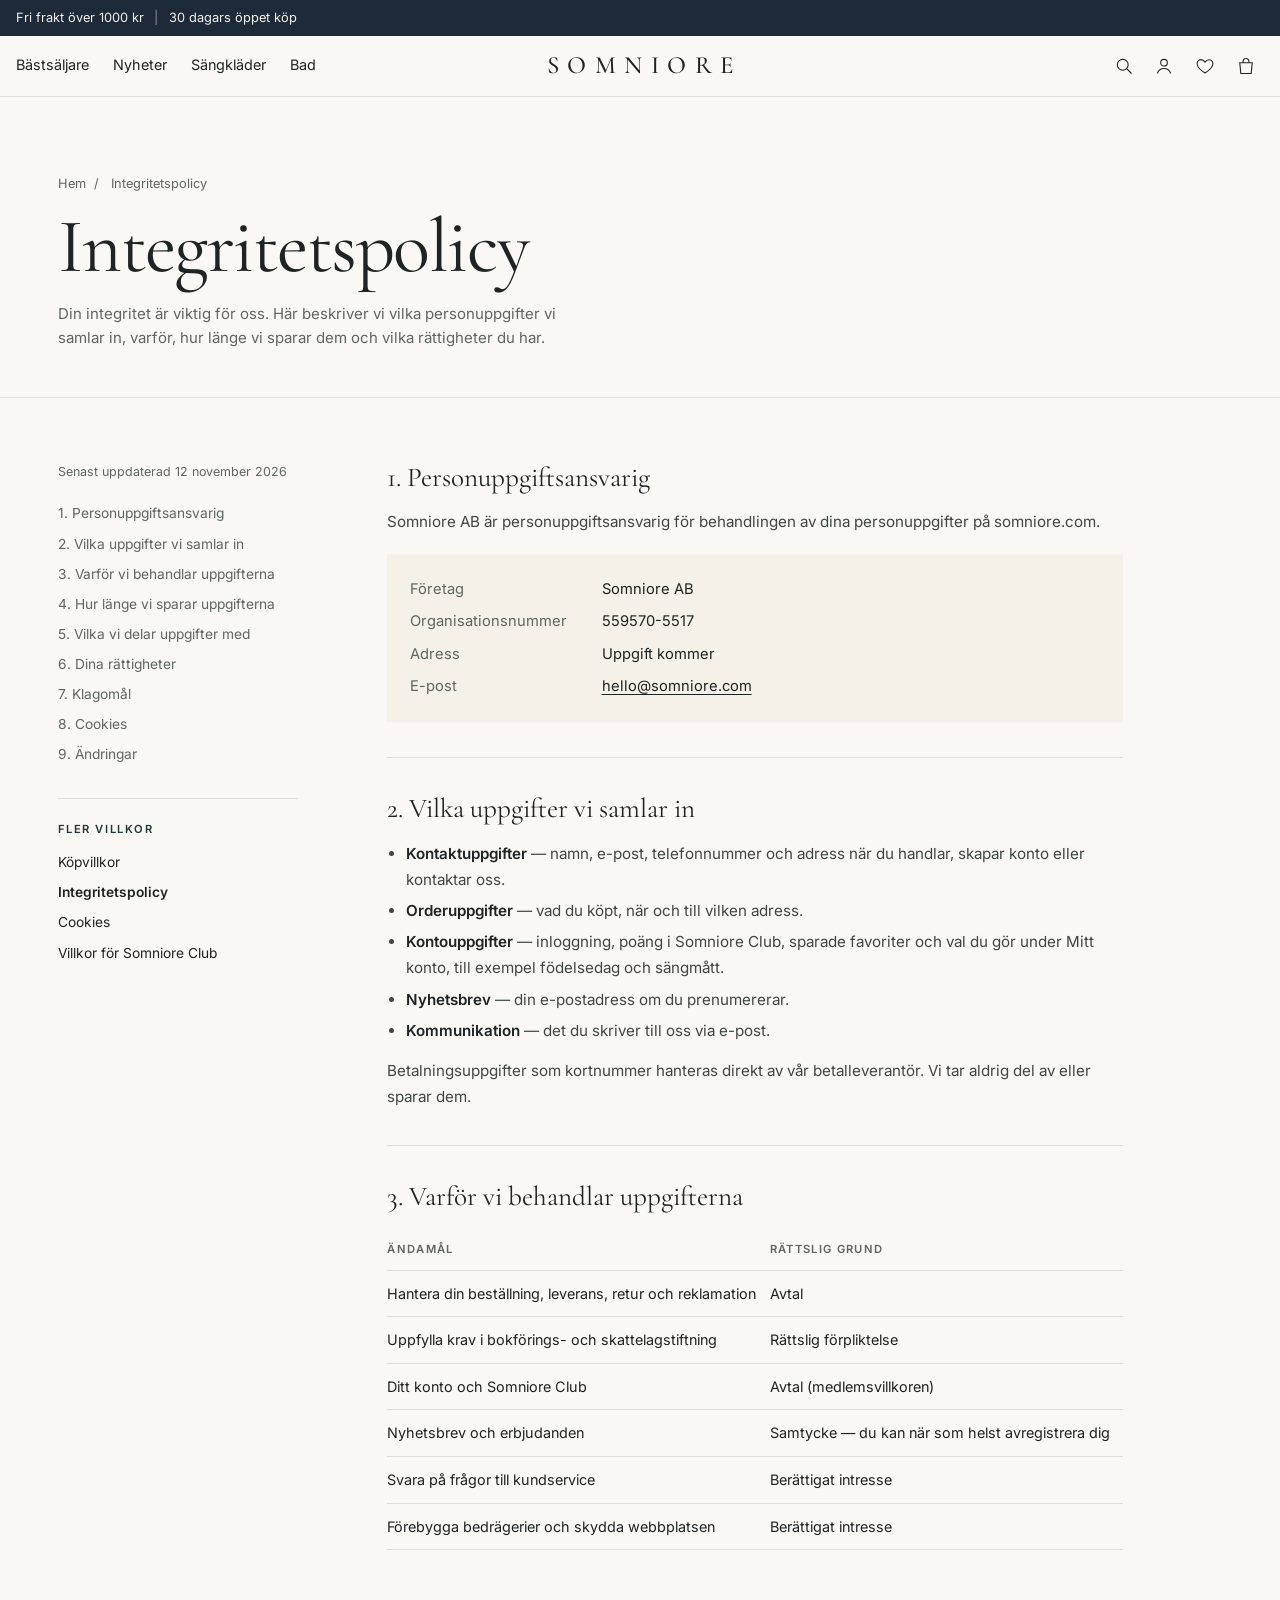
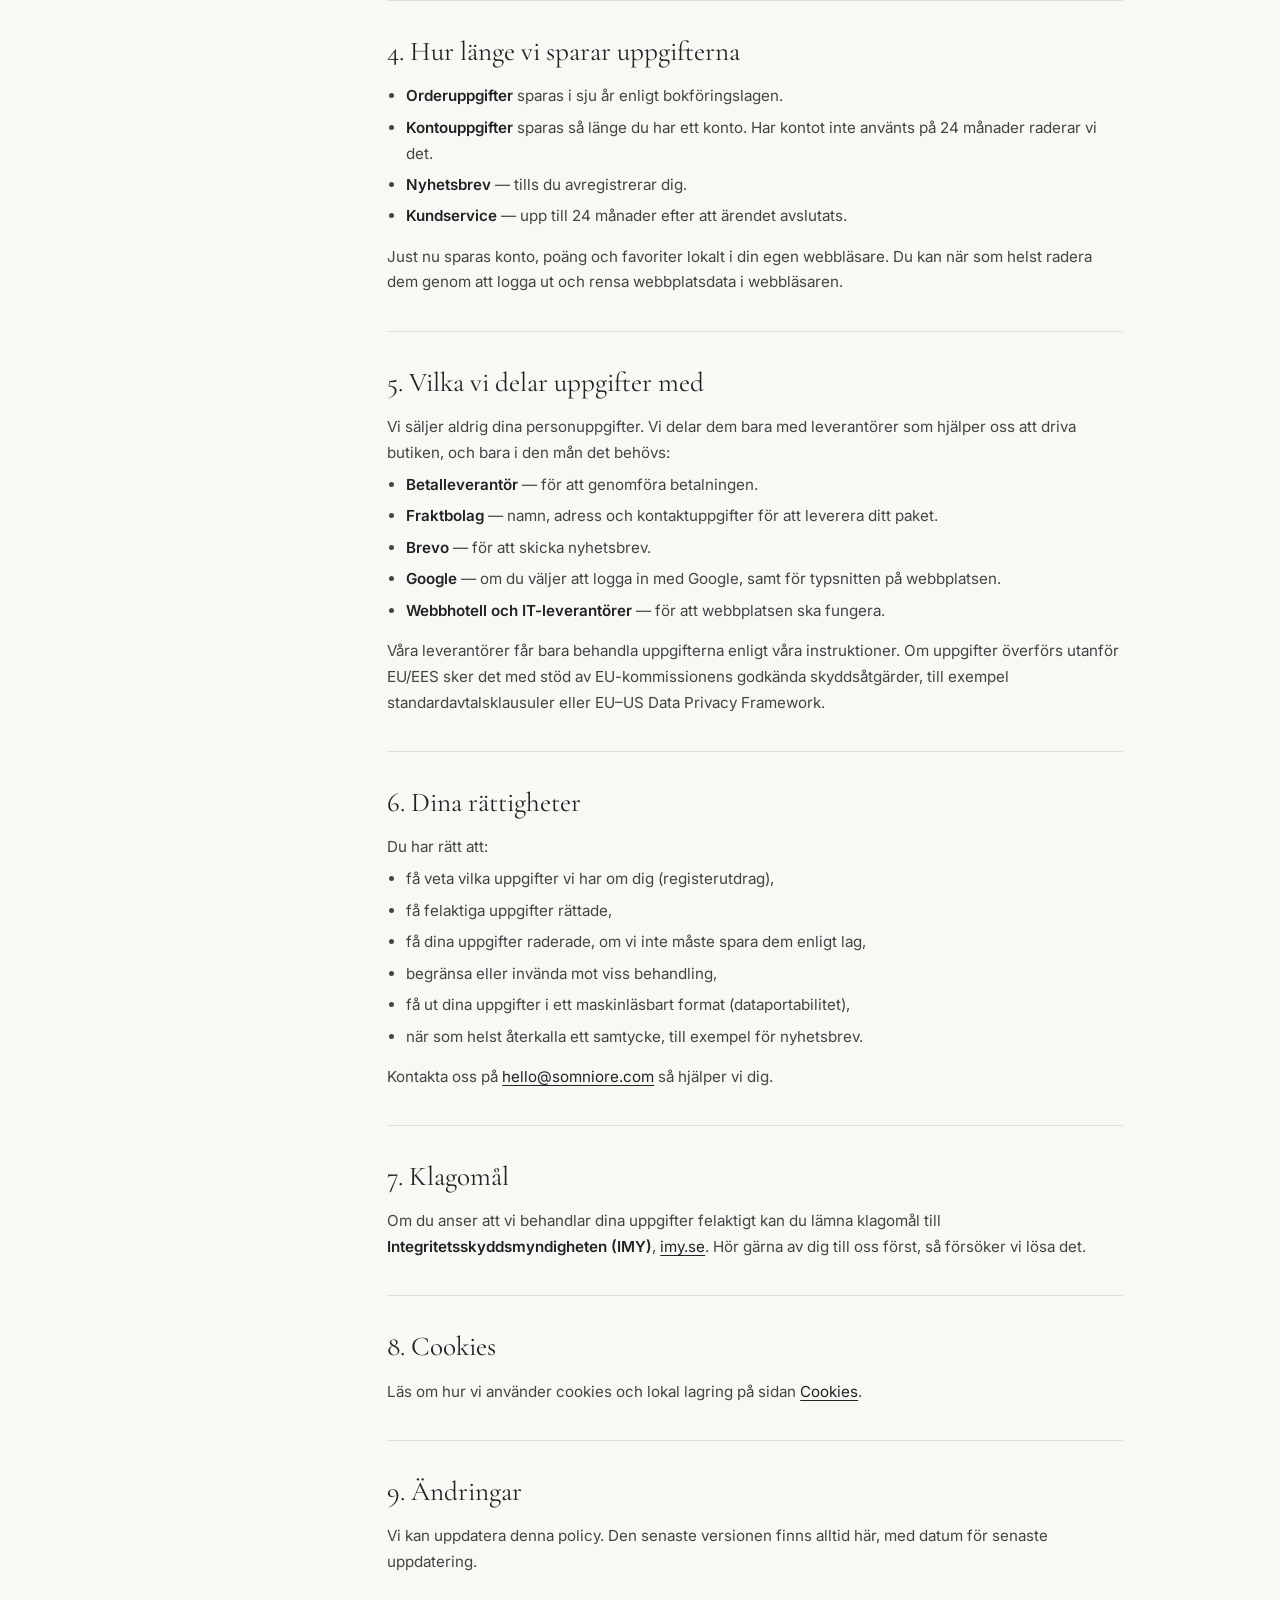
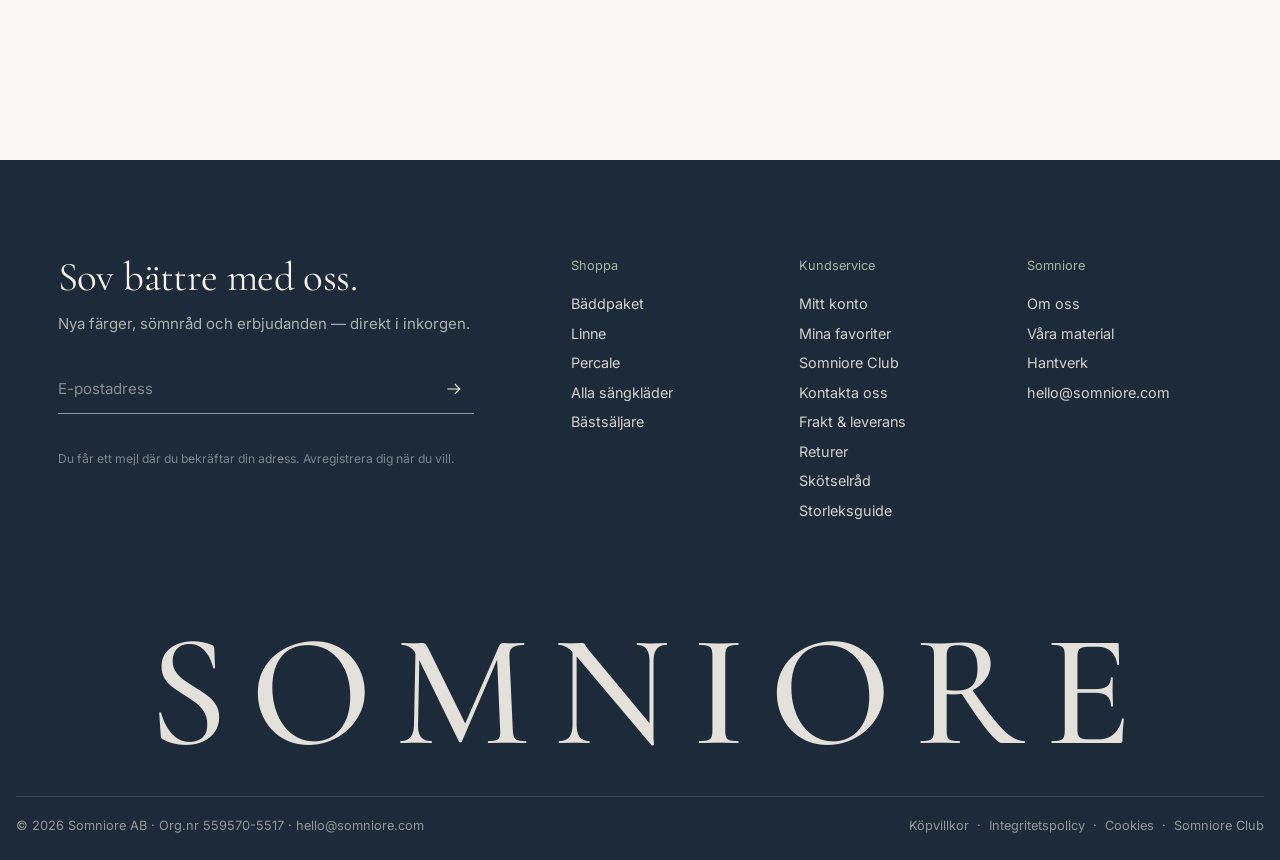
<file: integritetspolicy.html>
<!doctype html>
<html lang="sv">
<head>
  <meta charset="utf-8">
  <meta name="viewport" content="width=device-width, initial-scale=1">
  <title>Integritetspolicy — Somniore</title>
  <meta name="description" content="Så behandlar Somniore dina personuppgifter enligt dataskyddsförordningen (GDPR).">
  <link rel="canonical" href="https://somniore.com/integritetspolicy.html">
  <meta name="theme-color" content="#1F3A3A">
  <link rel="icon" type="image/png" sizes="32x32" href="assets/img/icons/icon-32.png">
  <link rel="icon" type="image/png" sizes="16x16" href="assets/img/icons/icon-16.png">
  <link rel="apple-touch-icon" sizes="180x180" href="assets/img/icons/icon-180.png">
  <link rel="manifest" href="site.webmanifest">
  <meta property="og:type" content="website">
  <meta property="og:site_name" content="Somniore">
  <meta property="og:locale" content="sv_SE">
  <meta property="og:title" content="Integritetspolicy — Somniore">
  <meta property="og:description" content="Så behandlar Somniore dina personuppgifter enligt dataskyddsförordningen (GDPR).">
  <meta property="og:url" content="https://somniore.com/integritetspolicy.html">
  <meta property="og:image" content="https://somniore.com/assets/img/og-somniore.jpg">
  <meta property="og:image:width" content="1200">
  <meta property="og:image:height" content="630">
  <meta name="twitter:card" content="summary_large_image">
  <link rel="preconnect" href="https://fonts.googleapis.com">
  <link rel="preconnect" href="https://fonts.gstatic.com" crossorigin>
  <link href="https://fonts.googleapis.com/css2?family=Cormorant+Garamond:ital,wght@0,400;0,500;0,600;1,400;1,500&family=Inter:wght@300;400;500;600&display=swap" rel="stylesheet">
  <link rel="stylesheet" href="styles.css?v=97">
</head>
<body class="">
  <div id="site-header"></div>

  <main>
    <section class="page-head">
      <nav class="crumbs" aria-label="Brödsmulor"><a href="index.html">Hem</a> <span>/</span> <span>Integritetspolicy</span></nav>
      <h1 class="page-head__title">Integritetspolicy</h1>
      <p class="page-head__text">Din integritet är viktig för oss. Här beskriver vi vilka personuppgifter vi samlar in, varför, hur länge vi sparar dem och vilka rättigheter du har.</p>
    </section>

    <div class="legal">
      <aside class="legal__side">
        <p class="legal__updated">Senast uppdaterad 12 november 2026</p>
        <nav class="legal__toc" aria-label="Innehåll"><a href="#ansvarig">1. Personuppgiftsansvarig</a><a href="#uppgifter">2. Vilka uppgifter vi samlar in</a><a href="#andamal">3. Varför vi behandlar uppgifterna</a><a href="#lagring">4. Hur länge vi sparar uppgifterna</a><a href="#mottagare">5. Vilka vi delar uppgifter med</a><a href="#rattigheter">6. Dina rättigheter</a><a href="#klagomal">7. Klagomål</a><a href="#cookies">8. Cookies</a><a href="#andringar">9. Ändringar</a></nav>
        <nav class="legal__more" aria-label="Fler villkor"><p>Fler villkor</p><a href="kopvillkor.html">Köpvillkor</a><a href="integritetspolicy.html" aria-current="page">Integritetspolicy</a><a href="cookies.html">Cookies</a><a href="club-villkor.html">Villkor för Somniore Club</a></nav>
      </aside>
      <article class="legal__body">
        <section id="ansvarig"><h2>1. Personuppgiftsansvarig</h2><p><span data-company="name">Somniore AB</span> är personuppgiftsansvarig för behandlingen av dina personuppgifter på somniore.com.</p><dl class="legal__company">
  <dt>Företag</dt><dd><span data-company="name">Somniore AB</span></dd>
  <dt>Organisationsnummer</dt><dd><span data-company="orgnr"></span></dd>
  <dt>Adress</dt><dd><span data-company="address"></span></dd>
  <dt>E-post</dt><dd><a href="mailto:hello@somniore.com">hello@somniore.com</a></dd>
</dl></section><section id="uppgifter"><h2>2. Vilka uppgifter vi samlar in</h2><ul><li><strong>Kontaktuppgifter</strong> — namn, e-post, telefonnummer och adress när du handlar, skapar konto eller kontaktar oss.</li><li><strong>Orderuppgifter</strong> — vad du köpt, när och till vilken adress.</li><li><strong>Kontouppgifter</strong> — inloggning, poäng i Somniore Club, sparade favoriter och val du gör under Mitt konto, till exempel födelsedag och sängmått.</li><li><strong>Nyhetsbrev</strong> — din e-postadress om du prenumererar.</li><li><strong>Kommunikation</strong> — det du skriver till oss via e-post.</li></ul><p>Betalningsuppgifter som kortnummer hanteras direkt av vår betalleverantör. Vi tar aldrig del av eller sparar dem.</p></section><section id="andamal"><h2>3. Varför vi behandlar uppgifterna</h2><table class="legal__table"><thead><tr><th>Ändamål</th><th>Rättslig grund</th></tr></thead><tbody><tr><td>Hantera din beställning, leverans, retur och reklamation</td><td>Avtal</td></tr><tr><td>Uppfylla krav i bokförings- och skattelagstiftning</td><td>Rättslig förpliktelse</td></tr><tr><td>Ditt konto och Somniore Club</td><td>Avtal (medlemsvillkoren)</td></tr><tr><td>Nyhetsbrev och erbjudanden</td><td>Samtycke — du kan när som helst avregistrera dig</td></tr><tr><td>Svara på frågor till kundservice</td><td>Berättigat intresse</td></tr><tr><td>Förebygga bedrägerier och skydda webbplatsen</td><td>Berättigat intresse</td></tr></tbody></table></section><section id="lagring"><h2>4. Hur länge vi sparar uppgifterna</h2><ul><li><strong>Orderuppgifter</strong> sparas i sju år enligt bokföringslagen.</li><li><strong>Kontouppgifter</strong> sparas så länge du har ett konto. Har kontot inte använts på 24 månader raderar vi det.</li><li><strong>Nyhetsbrev</strong> — tills du avregistrerar dig.</li><li><strong>Kundservice</strong> — upp till 24 månader efter att ärendet avslutats.</li></ul><p>Just nu sparas konto, poäng och favoriter lokalt i din egen webbläsare. Du kan när som helst radera dem genom att logga ut och rensa webbplatsdata i webbläsaren.</p></section><section id="mottagare"><h2>5. Vilka vi delar uppgifter med</h2><p>Vi säljer aldrig dina personuppgifter. Vi delar dem bara med leverantörer som hjälper oss att driva butiken, och bara i den mån det behövs:</p><ul><li><strong>Betalleverantör</strong> — för att genomföra betalningen.</li><li><strong>Fraktbolag</strong> — namn, adress och kontaktuppgifter för att leverera ditt paket.</li><li><strong>Brevo</strong> — för att skicka nyhetsbrev.</li><li><strong>Google</strong> — om du väljer att logga in med Google, samt för typsnitten på webbplatsen.</li><li><strong>Webbhotell och IT-leverantörer</strong> — för att webbplatsen ska fungera.</li></ul><p>Våra leverantörer får bara behandla uppgifterna enligt våra instruktioner. Om uppgifter överförs utanför EU/EES sker det med stöd av EU-kommissionens godkända skyddsåtgärder, till exempel standardavtalsklausuler eller EU–US Data Privacy Framework.</p></section><section id="rattigheter"><h2>6. Dina rättigheter</h2><p>Du har rätt att:</p><ul><li>få veta vilka uppgifter vi har om dig (registerutdrag),</li><li>få felaktiga uppgifter rättade,</li><li>få dina uppgifter raderade, om vi inte måste spara dem enligt lag,</li><li>begränsa eller invända mot viss behandling,</li><li>få ut dina uppgifter i ett maskinläsbart format (dataportabilitet),</li><li>när som helst återkalla ett samtycke, till exempel för nyhetsbrev.</li></ul><p>Kontakta oss på <a href="mailto:hello@somniore.com">hello@somniore.com</a> så hjälper vi dig.</p></section><section id="klagomal"><h2>7. Klagomål</h2><p>Om du anser att vi behandlar dina uppgifter felaktigt kan du lämna klagomål till <strong>Integritetsskyddsmyndigheten (IMY)</strong>, <a href="https://www.imy.se" rel="noopener" target="_blank">imy.se</a>. Hör gärna av dig till oss först, så försöker vi lösa det.</p></section><section id="cookies"><h2>8. Cookies</h2><p>Läs om hur vi använder cookies och lokal lagring på sidan <a href="cookies.html">Cookies</a>.</p></section><section id="andringar"><h2>9. Ändringar</h2><p>Vi kan uppdatera denna policy. Den senaste versionen finns alltid här, med datum för senaste uppdatering.</p></section>
      </article>
    </div>
  </main>

  <div id="site-footer"></div>

  <script src="assets/js/data.js?v=95"></script>
  <script src="assets/js/layout.js?v=97"></script>
</body>
</html>
</file>
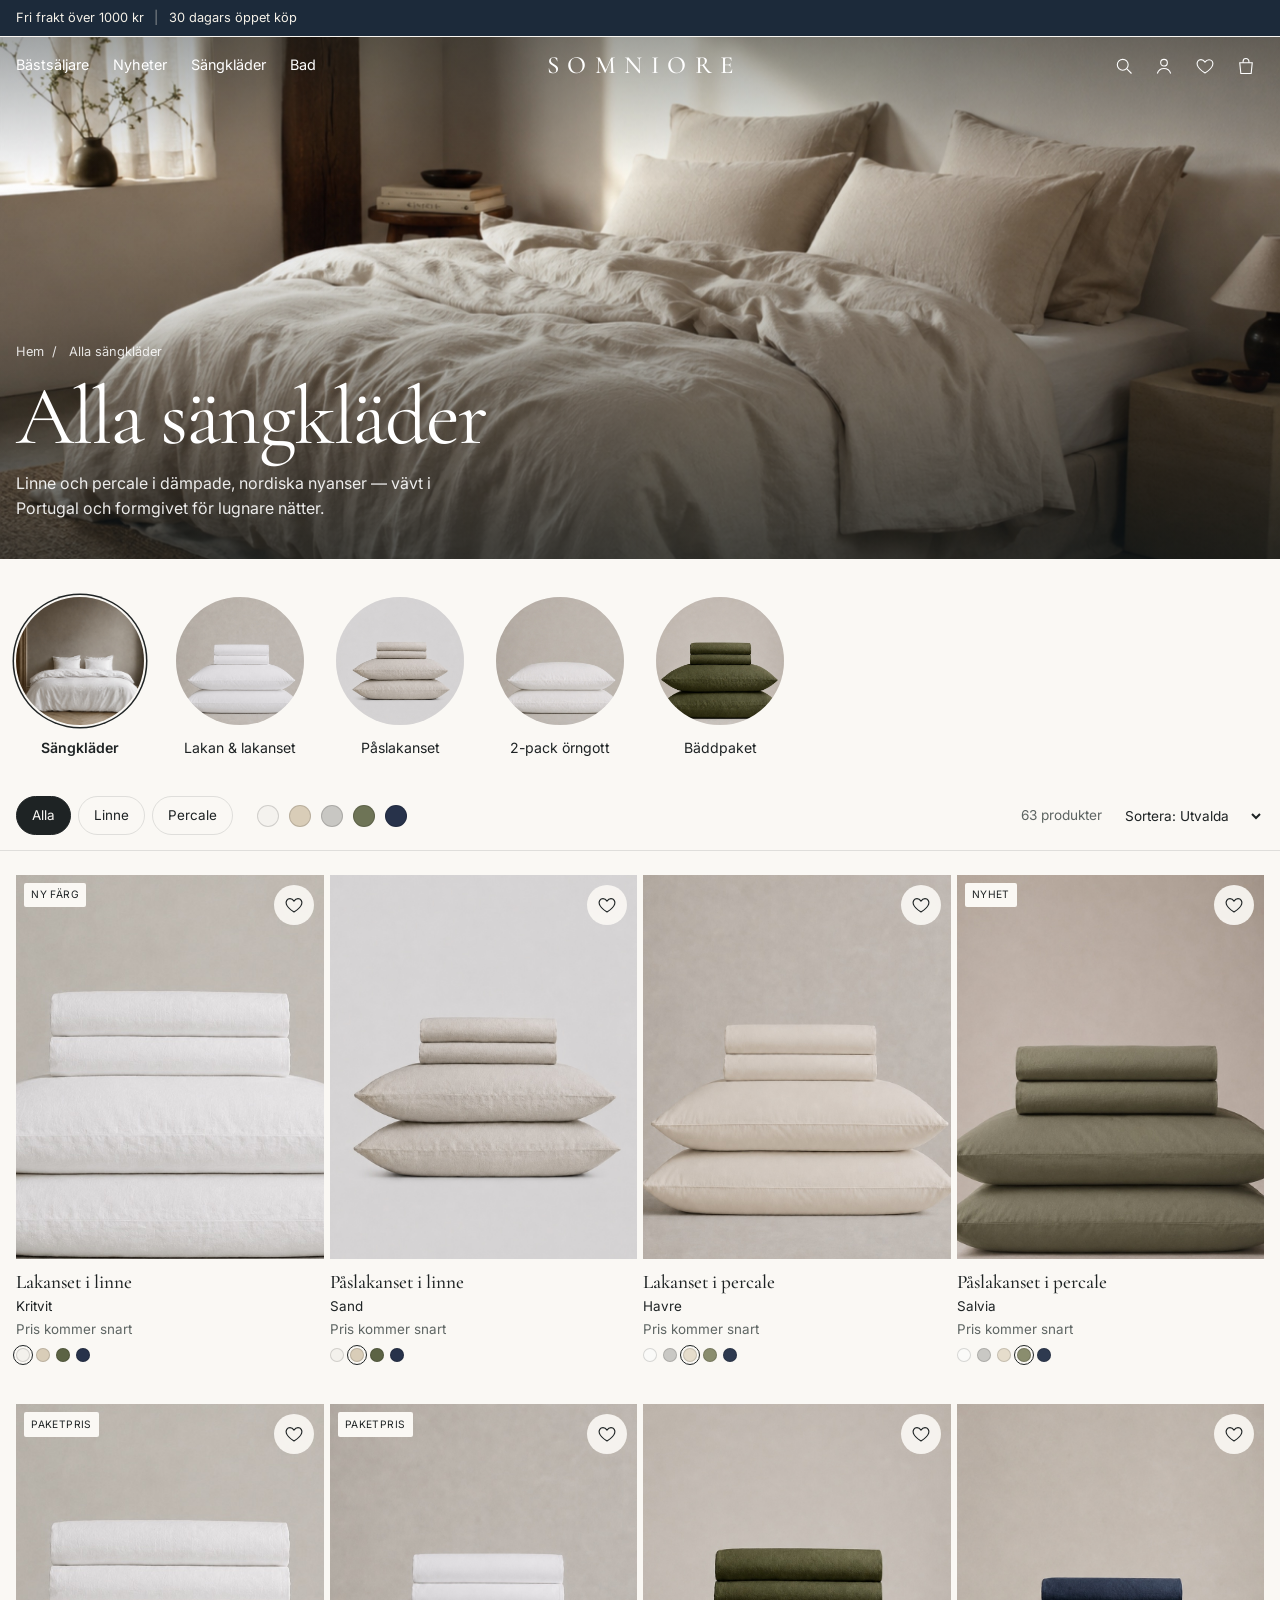
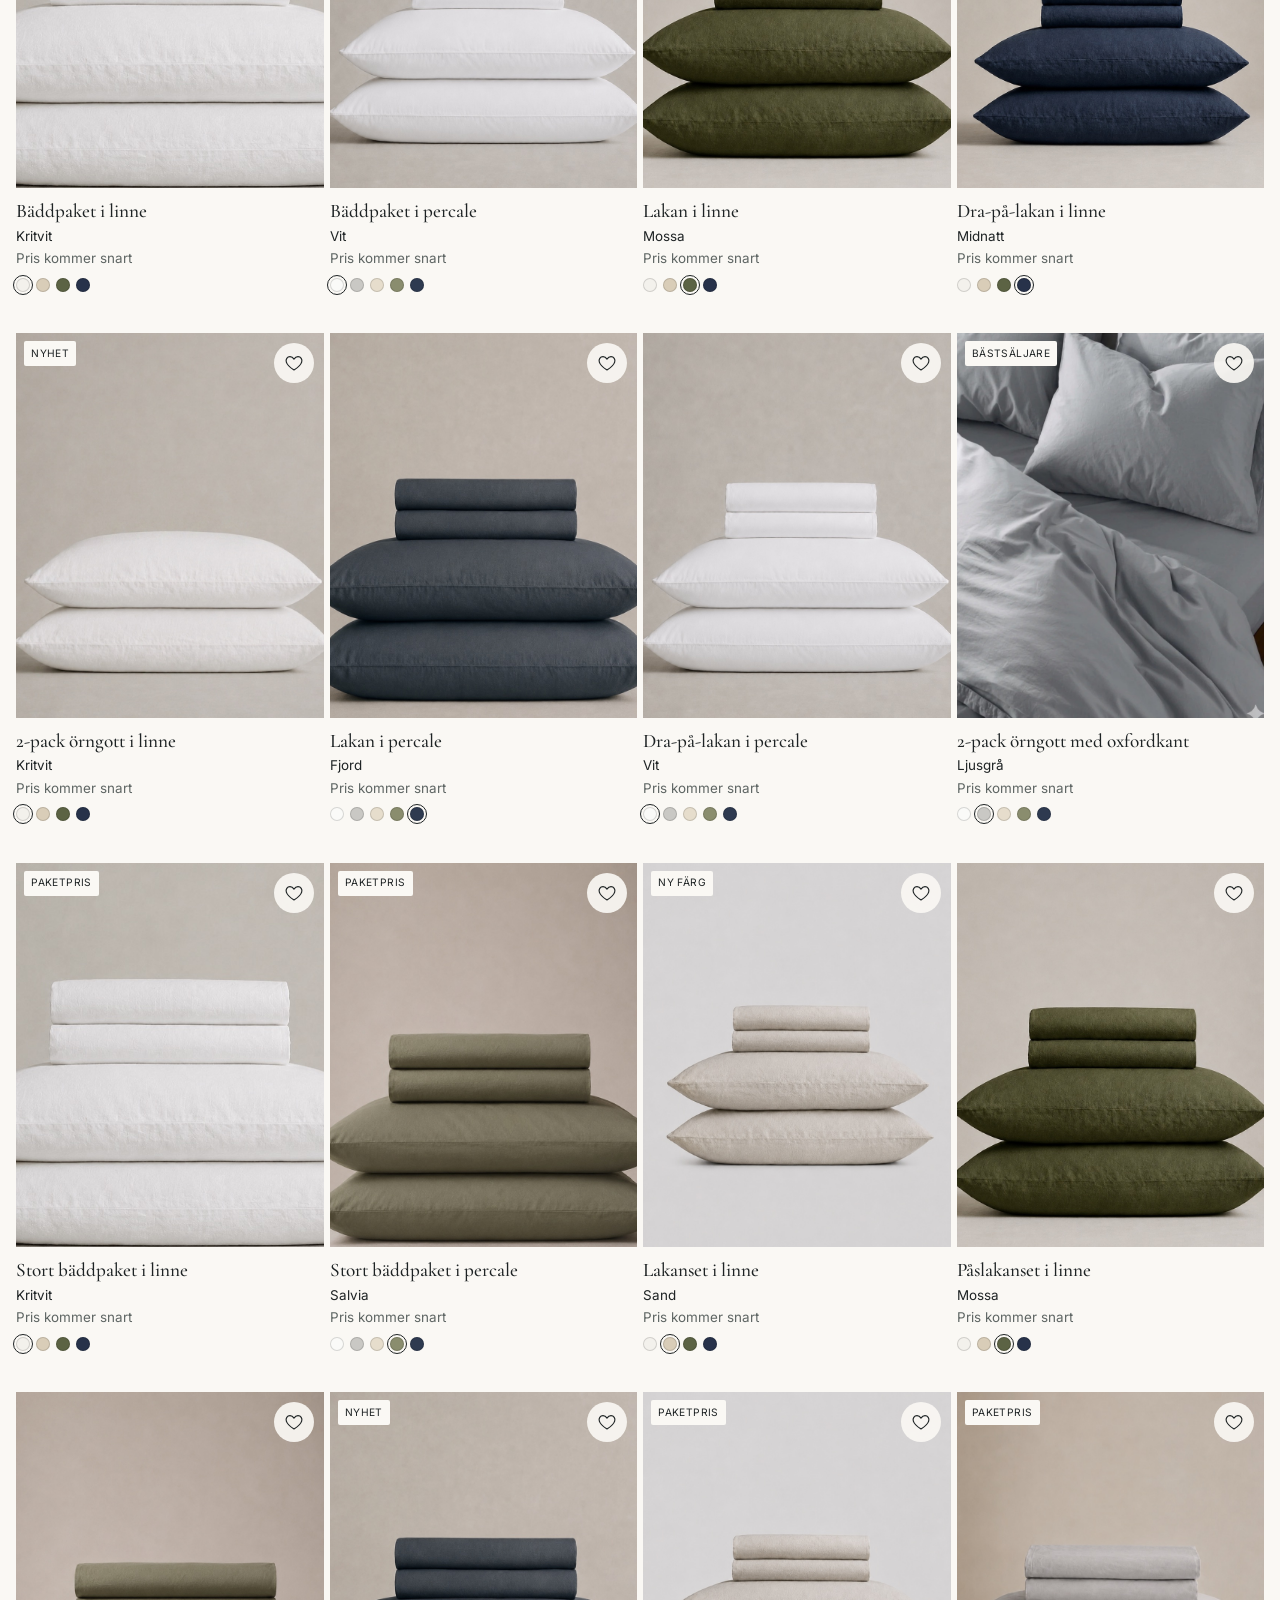
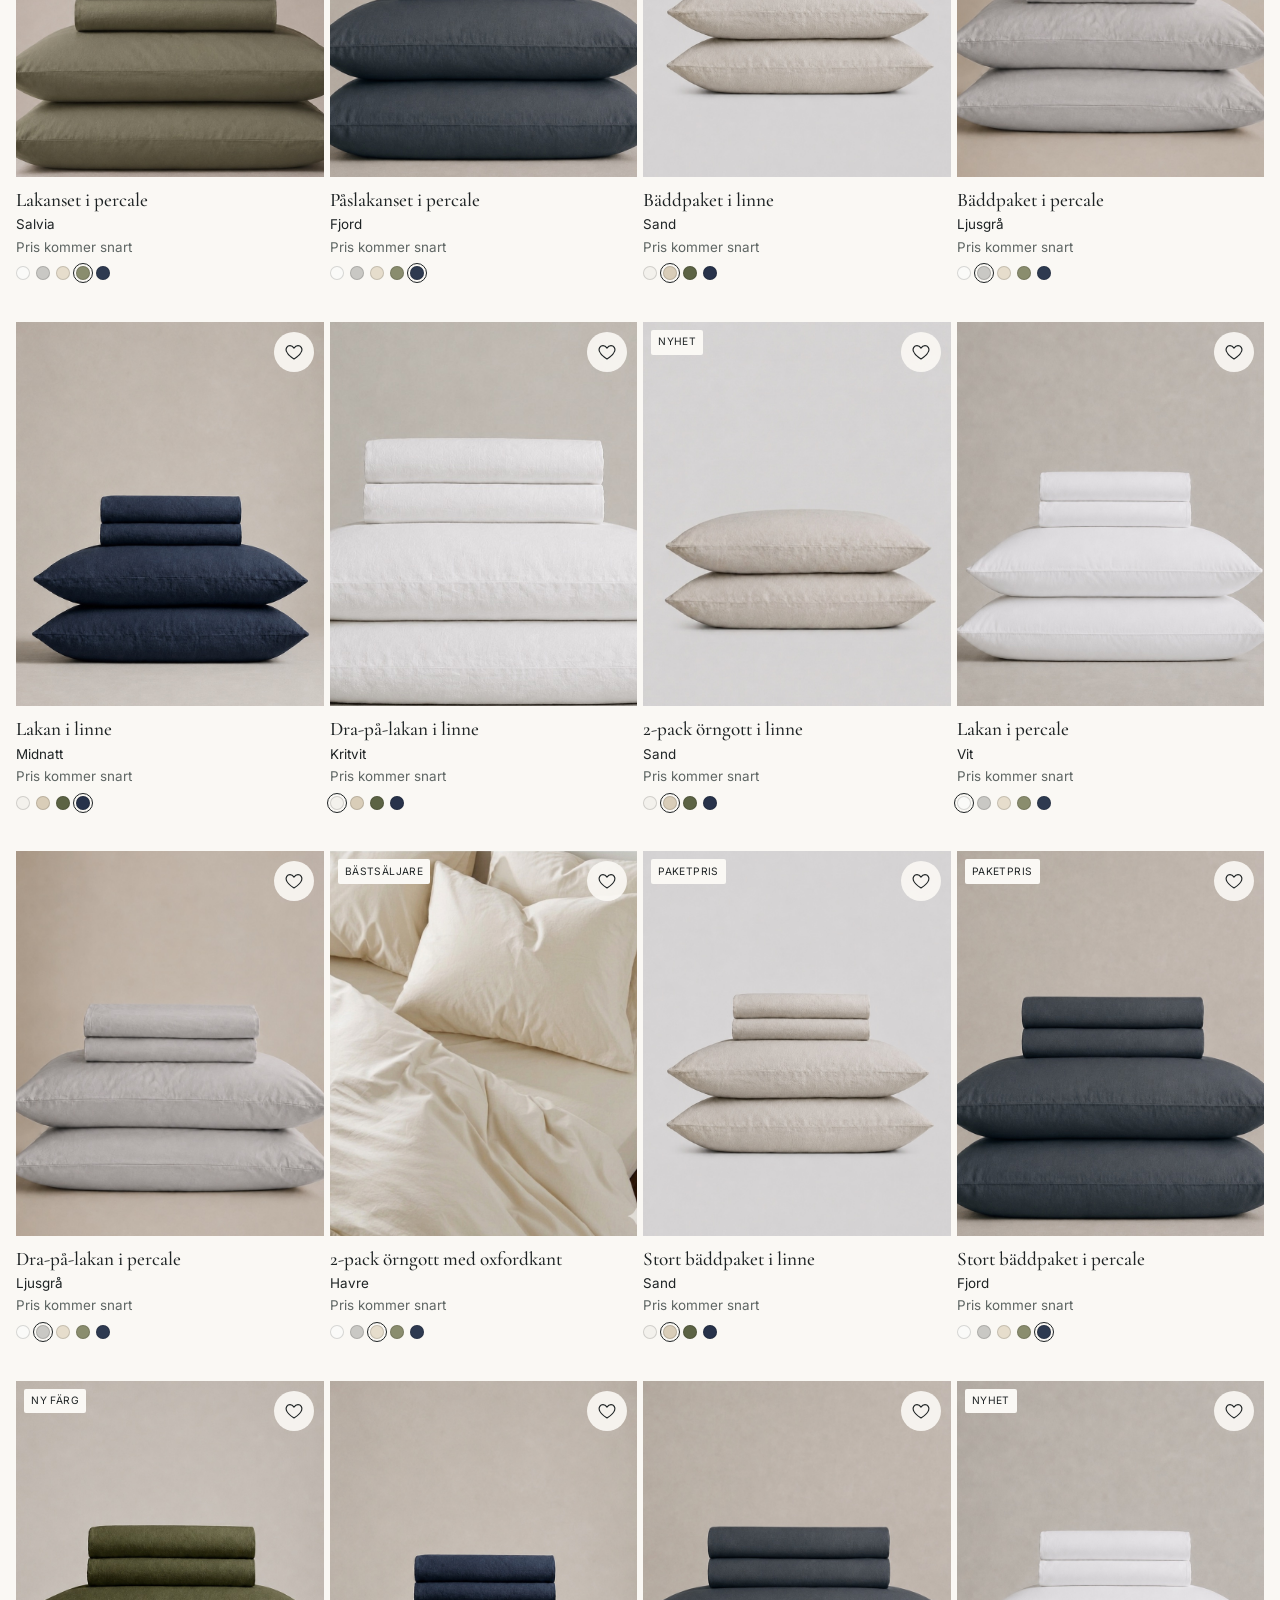
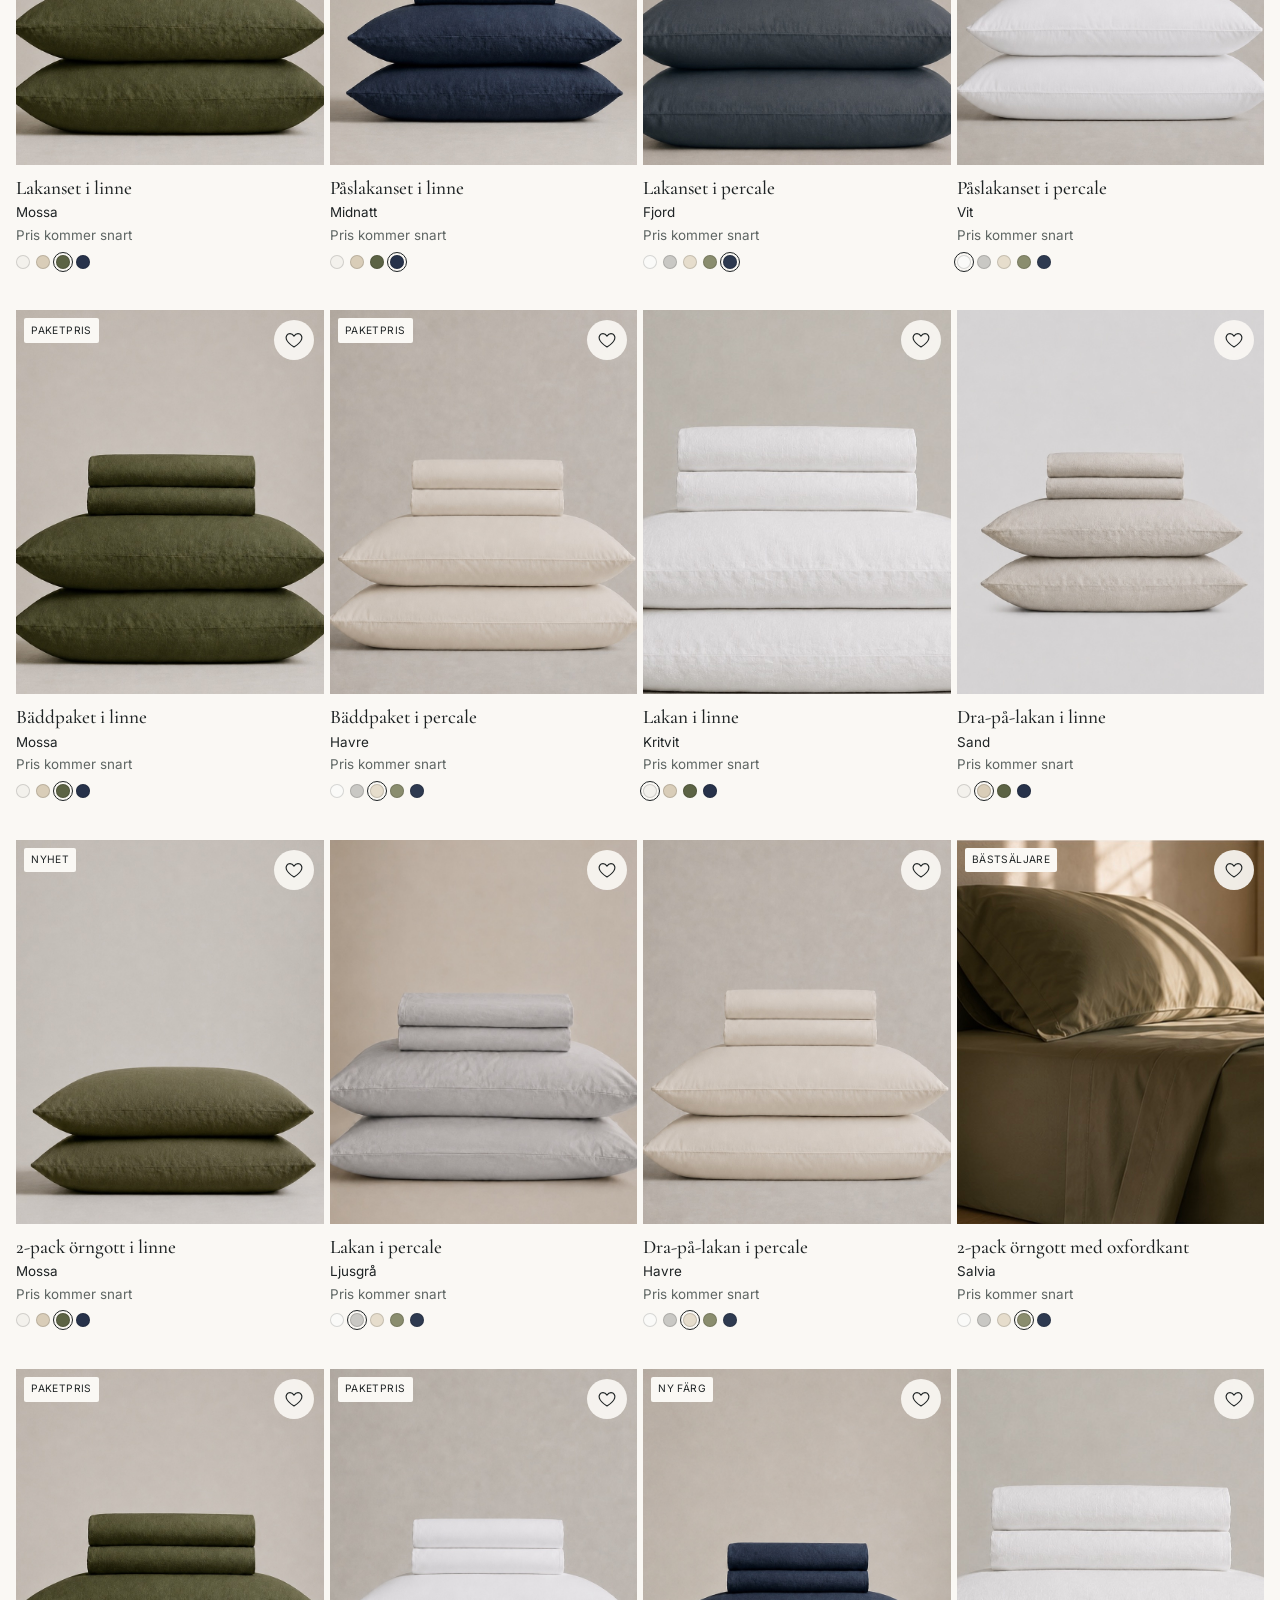
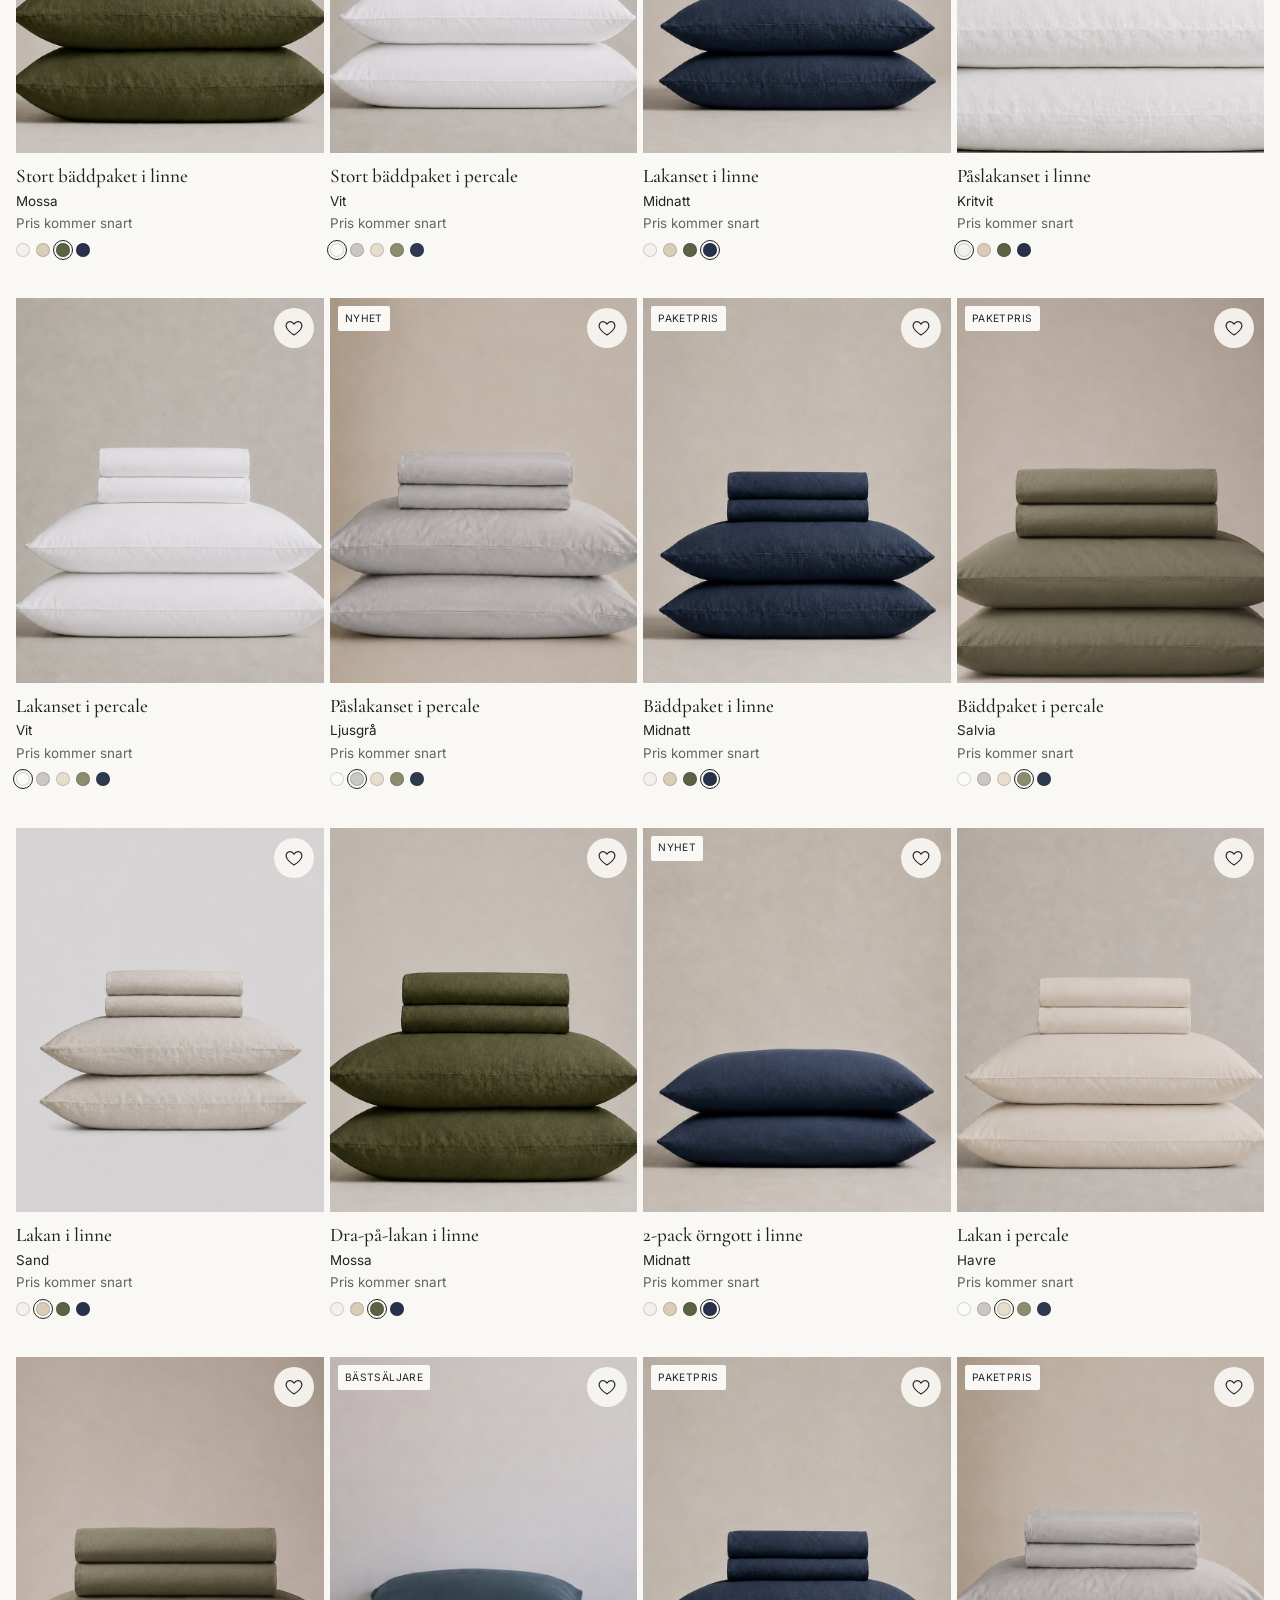
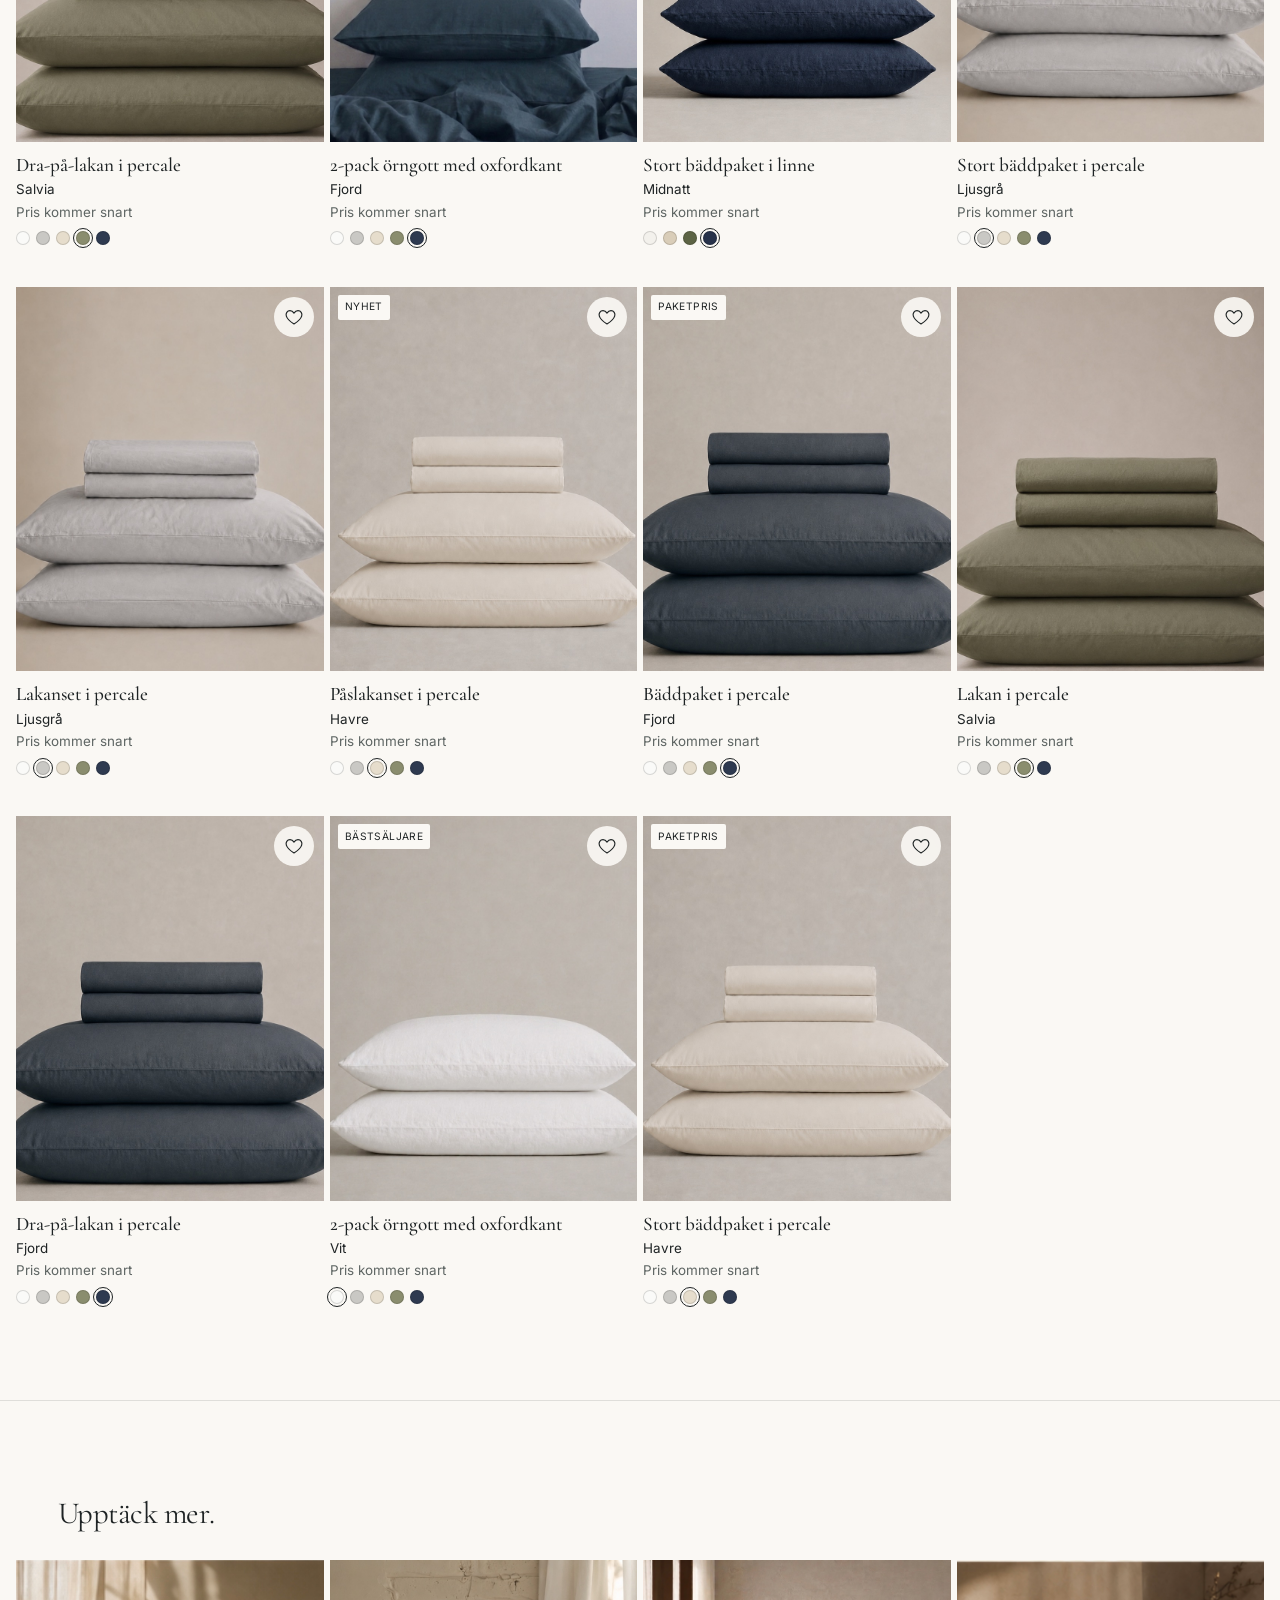
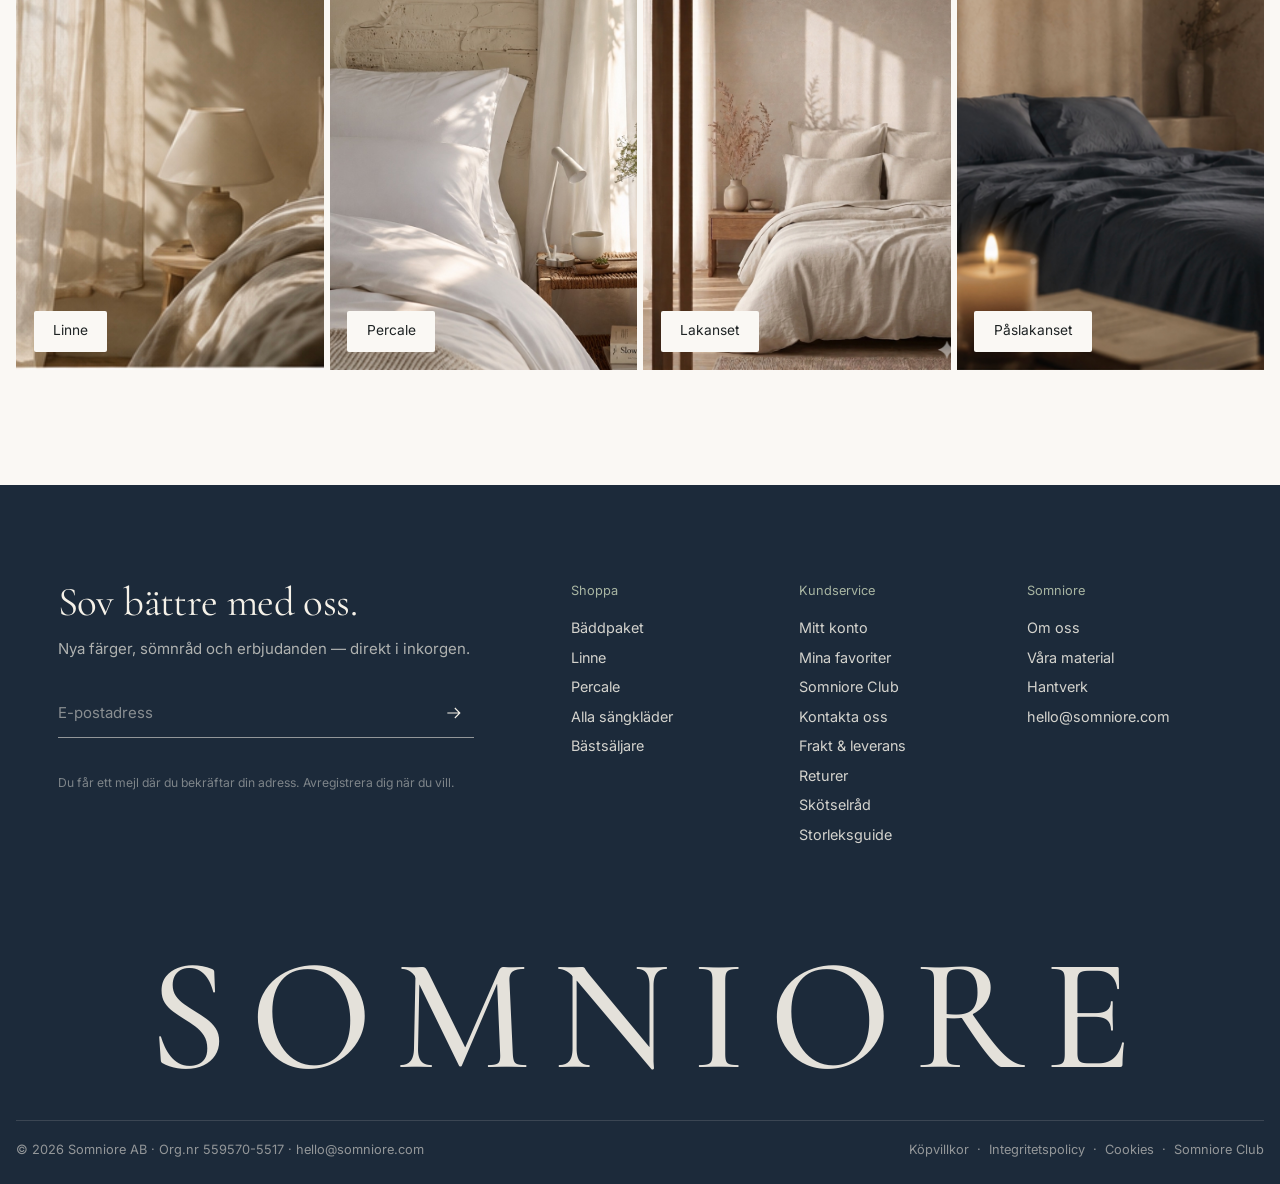
<file: kollektion.html>
<!doctype html>
<html lang="sv">
<head>
  <meta charset="utf-8">
  <meta name="viewport" content="width=device-width, initial-scale=1">
  <title>Sängkläder — Somniore</title>
  <meta name="description" content="Sängkläder i tvättat linne och bomullspercale från Somniore.">
  <meta name="theme-color" content="#1F3A3A">
  <link rel="icon" type="image/png" sizes="32x32" href="assets/img/icons/icon-32.png">
  <link rel="icon" type="image/png" sizes="16x16" href="assets/img/icons/icon-16.png">
  <link rel="apple-touch-icon" sizes="180x180" href="assets/img/icons/icon-180.png">
  <link rel="manifest" href="site.webmanifest">
  <meta property="og:type" content="website">
  <meta property="og:site_name" content="Somniore">
  <meta property="og:locale" content="sv_SE">
  <meta property="og:title" content="Sängkläder — Somniore">
  <meta property="og:description" content="Sängkläder i tvättat linne och bomullspercale från Somniore.">
  <meta property="og:url" content="https://somniore.com/kollektion.html">
  <meta property="og:image" content="https://somniore.com/assets/img/og-somniore.jpg">
  <meta property="og:image:width" content="1200">
  <meta property="og:image:height" content="630">
  <meta name="twitter:card" content="summary_large_image">
  <link rel="preconnect" href="https://fonts.googleapis.com">
  <link rel="preconnect" href="https://fonts.gstatic.com" crossorigin>
  <link href="https://fonts.googleapis.com/css2?family=Cormorant+Garamond:ital,wght@0,400;0,500;0,600;1,400;1,500&family=Inter:wght@300;400;500;600&display=swap" rel="stylesheet">
  <link rel="stylesheet" href="styles.css?v=97">
</head>
<body class="has-hero is-top">
  <div id="site-header"></div>

  <main>
    <section class="hero hero--page">
      <img class="hero__img" id="colImg" src="assets/img/hero-linen-beige.jpg" alt="">
      <div class="hero__overlay"></div>
      <div class="page-hero__copy">
        <nav class="crumbs crumbs--light" aria-label="Brödsmulor"><a href="index.html">Hem</a> <span>/</span> <span id="colCrumb">Sängkläder</span></nav>
        <h1 class="page-hero__title" id="colTitle">Alla sängkläder</h1>
        <p class="page-hero__text" id="colDesc"></p>
      </div>
    </section>

    <section class="soon" id="soon" hidden>
      <p class="soon__kicker">Kommer snart</p>
      <h2>Mjukt efter badet.</h2>
      <p>Vi arbetar på handdukar och morgonrockar i samma nordiska anda som våra sängkläder. Skriv upp dig på nyhetsbrevet så får du veta först när de lanseras.</p>
      <a href="#site-footer" class="btn btn--dark" id="soonBtn">Få besked först</a>
    </section>

    <div id="catCircles"></div>

    <section class="filters" id="filters">
      <div class="filters__left">
        <div class="chips" id="chips"></div>
        <div class="color-filter" id="colorFilter"></div>
      </div>
      <div class="filters__right">
        <span id="count" class="filters__count"></span>
        <label class="sort">
          <span class="sr-only">Sortera</span>
          <select id="sort">
            <option value="featured">Sortera: Utvalda</option>
            <option value="name">Sortera: Namn A–Ö</option>
            <option value="material">Sortera: Material</option>
          </select>
        </label>
      </div>
    </section>

    <section class="grid" id="grid"></section>
    <div class="grid-empty" id="empty" hidden>
      <p>Inga produkter matchar ditt val.</p>
      <button class="text-link" id="resetFilters">Rensa filter</button>
    </div>

    <section class="block more">
      <div class="block__head">
        <h2 class="h-section">Upptäck mer.</h2>
      </div>
      <div class="tiles tiles--4">
        <a href="kollektion.html?c=linne" class="tile"><img src="assets/img/linen-beige-window.jpg" alt="" loading="lazy"><span class="label">Linne</span></a>
        <a href="kollektion.html?c=percale" class="tile"><img src="assets/img/percale-white-window.jpg" alt="" loading="lazy"><span class="label">Percale</span></a>
        <a href="kollektion.html?c=lakanset" class="tile"><img src="assets/img/linen-set-room.jpg" alt="" loading="lazy"><span class="label">Lakanset</span></a>
        <a href="kollektion.html?c=paslakanset" class="tile"><img src="assets/img/percale-blue-candle.jpg" alt="" loading="lazy"><span class="label">Påslakanset</span></a>
      </div>
    </section>
  </main>

  <div id="site-footer"></div>

  <script src="assets/js/data.js?v=95"></script>
  <script src="assets/js/layout.js?v=97"></script>
  <script src="assets/js/collection.js?v=97"></script>
</body>
</html>
</file>
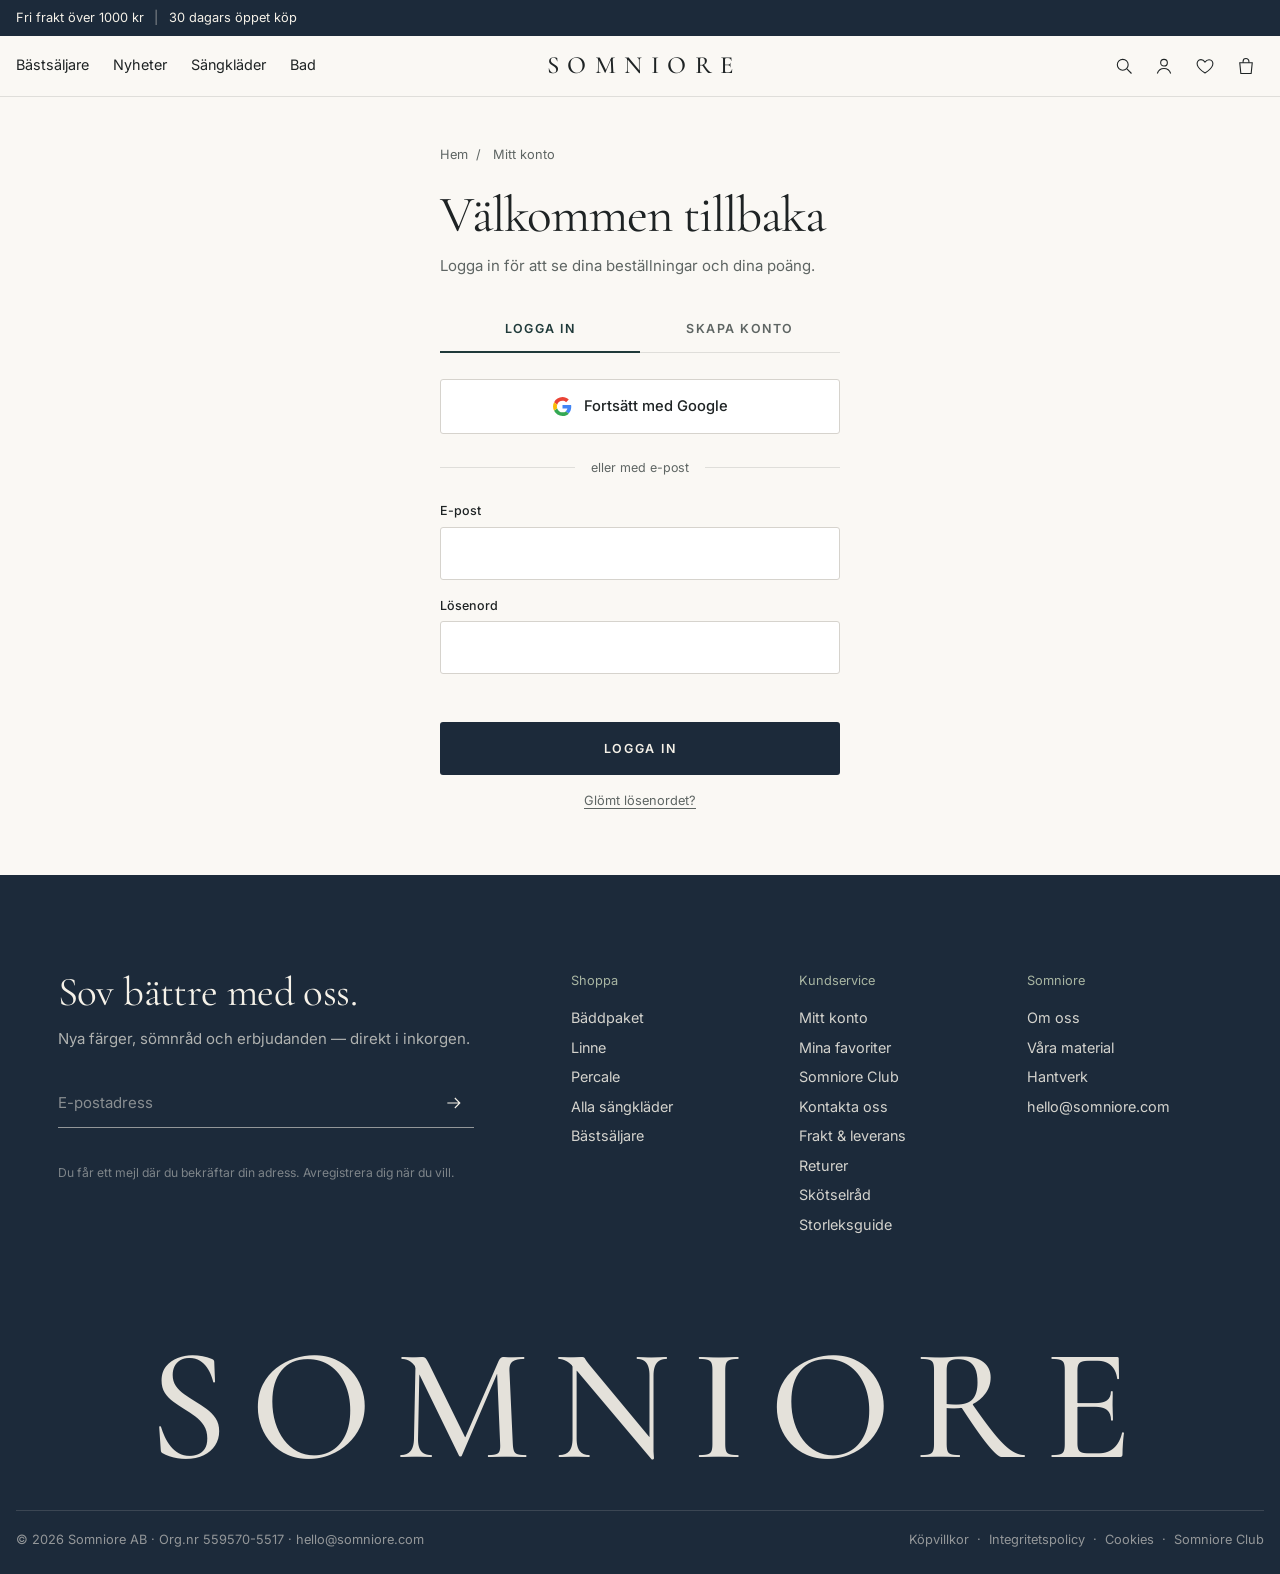
<file: konto.html>
<!doctype html>
<html lang="sv">
<head>
  <meta charset="utf-8">
  <meta name="viewport" content="width=device-width, initial-scale=1">
  <title>Mitt konto — Somniore</title>
  <meta name="description" content="Logga in på ditt Somniore-konto, se dina beställningar och samla poäng i Somniore Club.">
  <link rel="canonical" href="https://somniore.com/konto.html">
  <meta name="robots" content="noindex">
  <meta name="theme-color" content="#1F3A3A">
  <link rel="icon" type="image/png" sizes="32x32" href="assets/img/icons/icon-32.png">
  <link rel="icon" type="image/png" sizes="16x16" href="assets/img/icons/icon-16.png">
  <link rel="apple-touch-icon" sizes="180x180" href="assets/img/icons/icon-180.png">
  <link rel="manifest" href="site.webmanifest">
  <meta property="og:type" content="website">
  <meta property="og:site_name" content="Somniore">
  <meta property="og:locale" content="sv_SE">
  <meta property="og:title" content="Mitt konto — Somniore">
  <meta property="og:description" content="Logga in på ditt Somniore-konto, se dina beställningar och samla poäng i Somniore Club.">
  <meta property="og:url" content="https://somniore.com/konto.html">
  <meta property="og:image" content="https://somniore.com/assets/img/og-somniore.jpg">
  <meta property="og:image:width" content="1200">
  <meta property="og:image:height" content="630">
  <meta name="twitter:card" content="summary_large_image">
  <link rel="preconnect" href="https://fonts.googleapis.com">
  <link rel="preconnect" href="https://fonts.gstatic.com" crossorigin>
  <link href="https://fonts.googleapis.com/css2?family=Cormorant+Garamond:ital,wght@0,400;0,500;0,600;1,400;1,500&family=Inter:wght@300;400;500;600&display=swap" rel="stylesheet">
  <link rel="stylesheet" href="styles.css?v=97">
</head>
<body>
  <div id="site-header"></div>

  <main class="acc-page">
    <!-- ============ Utloggad: logga in / skapa konto ============ -->
    <section class="auth" id="authView" hidden>
      <div class="auth__panel">
        <div class="auth__box">
          <nav class="crumbs" aria-label="Brödsmulor"><a href="index.html">Hem</a> <span>/</span> <span>Mitt konto</span></nav>
          <h1 class="auth__title" id="authTitle">Välkommen tillbaka</h1>
          <p class="auth__lead" id="authLead">Logga in för att se dina beställningar och dina poäng.</p>

          <div class="auth__tabs" role="tablist">
            <button class="active" role="tab" data-mode="login">Logga in</button>
            <button role="tab" data-mode="register">Skapa konto</button>
          </div>

          <button class="google-btn" id="googleBtn" type="button">
            <svg viewBox="0 0 48 48" aria-hidden="true"><path fill="#EA4335" d="M24 9.5c3.5 0 6.6 1.2 9.1 3.6l6.8-6.8C35.8 2.4 30.3 0 24 0 14.6 0 6.6 5.4 2.7 13.3l7.9 6.2C12.5 13.6 17.8 9.5 24 9.5z"/><path fill="#4285F4" d="M46.1 24.5c0-1.6-.1-3.1-.4-4.5H24v9h12.4c-.5 2.9-2.2 5.3-4.6 6.9l7.4 5.8c4.3-4 6.9-9.9 6.9-17.2z"/><path fill="#FBBC05" d="M10.6 28.5c-.5-1.4-.8-2.9-.8-4.5s.3-3.1.8-4.5l-7.9-6.2C1 16.6 0 20.2 0 24s1 7.4 2.7 10.7l7.9-6.2z"/><path fill="#34A853" d="M24 48c6.5 0 11.9-2.1 15.9-5.8l-7.4-5.8c-2.1 1.4-4.8 2.3-8.5 2.3-6.2 0-11.5-4.1-13.4-9.9l-7.9 6.2C6.6 42.6 14.6 48 24 48z"/></svg>
            <span>Fortsätt med Google</span>
          </button>
          <div id="googleOfficial" class="google-official" hidden></div>

          <div class="auth__or"><span>eller med e-post</span></div>

          <form class="auth__form" id="authForm" novalidate>
            <label class="field" data-only="register" hidden>
              <span>Förnamn</span>
              <input type="text" name="name" autocomplete="given-name">
            </label>
            <label class="field">
              <span>E-post</span>
              <input type="email" name="email" autocomplete="email" required>
            </label>
            <label class="field">
              <span>Lösenord</span>
              <input type="password" name="password" autocomplete="current-password" minlength="6" required>
            </label>
            <label class="check" data-only="register" hidden>
              <input type="checkbox" name="news" checked>
              <span>Ja tack, skicka nyhetsbrev med erbjudanden (+100 poäng)</span>
            </label>
            <p class="auth__error" id="authError" role="alert"></p>
            <button class="auth__submit" type="submit" id="authSubmit">Logga in</button>
            <p class="auth__small" data-only="login"><a href="kundservice.html">Glömt lösenordet?</a></p>
            <p class="auth__small" data-only="register" hidden>Genom att skapa ett konto godkänner du våra villkor och vår integritetspolicy.</p>
          </form>
        </div>
      </div>
    </section>

    <!-- ============ Inloggad: kundportal (upplägg som Quince) ============ -->
    <section class="portal" id="portalView" hidden>
      <aside class="portal__side">
        <div class="portal__hello">
          <div class="avatar" id="avatar"></div>
          <div>
            <p class="portal__name">Hej, <span id="helloName"></span></p>
            <p class="portal__mail" id="helloMail"></p>
            <span class="tier-badge" id="tierBadge"></span>
          </div>
        </div>
        <nav class="portal__nav" aria-label="Kontomeny">
          <a href="#oversikt" data-tab="oversikt"><svg viewBox="0 0 24 24" aria-hidden="true"><path d="M4 10.5L12 4l8 6.5V20h-5.5v-5.5h-5V20H4z"/></svg><span>Översikt</span></a>
          <a href="#bestallningar" data-tab="bestallningar"><svg viewBox="0 0 24 24" aria-hidden="true"><path d="M3.5 7.5L12 3l8.5 4.5v9L12 21l-8.5-4.5z"/><path d="M3.5 7.5L12 12l8.5-4.5M12 12v9"/></svg><span>Mina beställningar</span></a>
          <a href="#favoriter" data-tab="favoriter"><svg viewBox="0 0 24 24" aria-hidden="true"><path d="M12 20.3s-7.6-4.6-9.2-9.4C1.7 7.5 3.9 4.4 7.2 4.4c2 0 3.6 1.1 4.8 2.9 1.2-1.8 2.8-2.9 4.8-2.9 3.3 0 5.5 3.1 4.4 6.5-1.6 4.8-9.2 9.4-9.2 9.4z"/></svg><span>Mina favoriter</span></a>
          <a href="#poang" data-tab="poang"><svg viewBox="0 0 24 24" aria-hidden="true"><path d="M12 3.5l2.5 5.2 5.7.8-4.1 4 1 5.6L12 16.4l-5.1 2.7 1-5.6-4.1-4 5.7-.8z"/></svg><span>Somniore Club</span></a>
          <a href="#sang" data-tab="sang"><svg viewBox="0 0 24 24" aria-hidden="true"><path d="M3 18.5V7M3 14h18v4.5M21 14v-2.5a3 3 0 00-3-3h-7V14"/><circle cx="7" cy="11" r="1.8"/></svg><span>Min säng</span></a>
          <a href="#profil" data-tab="profil"><svg viewBox="0 0 24 24" aria-hidden="true"><circle cx="12" cy="8" r="4"/><path d="M4 21c1.3-4 4.3-6 8-6s6.7 2 8 6"/></svg><span>Min profil</span></a>
          <a href="#adresser" data-tab="adresser"><svg viewBox="0 0 24 24" aria-hidden="true"><path d="M12 21s-6.5-6-6.5-11a6.5 6.5 0 0113 0c0 5-6.5 11-6.5 11z"/><circle cx="12" cy="10" r="2.3"/></svg><span>Adresser</span></a>
          <a href="#betalning" data-tab="betalning"><svg viewBox="0 0 24 24" aria-hidden="true"><rect x="3" y="5.5" width="18" height="13" rx="1.5"/><path d="M3 10h18M7 15h4"/></svg><span>Betalsätt</span></a>
          <a href="#kommunikation" data-tab="kommunikation"><svg viewBox="0 0 24 24" aria-hidden="true"><rect x="3" y="5.5" width="18" height="13" rx="1.5"/><path d="M3.5 6.5L12 13l8.5-6.5"/></svg><span>Nyhetsbrev & aviseringar</span></a>
          <a href="#service" data-tab="service"><svg viewBox="0 0 24 24" aria-hidden="true"><path d="M4 5h16v11H9l-5 4z"/><path d="M8 9.5h8M8 12.5h5"/></svg><span>Personlig service</span></a>
          <button type="button" id="logoutBtn"><svg viewBox="0 0 24 24" aria-hidden="true"><path d="M14 4h5v16h-5M10 8l-4 4 4 4M6 12h10"/></svg><span>Logga ut</span></button>
        </nav>
      </aside>

      <div class="portal__main">
        <!-- Översikt -->
        <div class="panel" data-panel="oversikt">
          <h1 class="portal__title">Översikt</h1>
          <p class="portal__lead" id="memberSince"></p>
          <div class="points-card" id="pointsCard"></div>
          <div class="portal-grid">
            <a href="#bestallningar" class="portal-tile"><span class="portal-tile__kicker">Beställningar</span><b id="orderCount">0</b><span>Status, spårning och returer</span></a>
            <a href="#favoriter" class="portal-tile"><span class="portal-tile__kicker">Favoriter</span><b id="favCountTile">0</b><span>Sparade produkter</span></a>
            <a href="#poang" class="portal-tile"><span class="portal-tile__kicker">Rabattkoder</span><b id="codeCount">0</b><span>Lös in poäng mot rabatt</span></a>
          </div>
          <h2 class="portal__h2">Samla fler poäng</h2>
          <ul class="earn-list" id="earnList"></ul>
        </div>

        <!-- Beställningar -->
        <div class="panel" data-panel="bestallningar" hidden>
          <h1 class="portal__title">Mina beställningar</h1>
          <div id="orders"></div>
        </div>

        <!-- Favoriter -->
        <div class="panel" data-panel="favoriter" hidden>
          <h1 class="portal__title">Mina favoriter</h1>
          <div class="portal-favs" id="favGrid"></div>
        </div>

        <!-- Somniore Club -->
        <div class="panel" data-panel="poang" hidden>
          <h1 class="portal__title">Somniore Club</h1>
          <p class="portal__lead">Samla poäng på varje köp, lös in dem mot rabatt och nå nya nivåer med fler förmåner.</p>
          <div class="tiers" id="tiers"></div>
          <h2 class="portal__h2">Lös in poäng</h2>
          <div class="rewards" id="rewards"></div>
          <div id="codesBox"></div>
          <h2 class="portal__h2">Poänghistorik</h2>
          <table class="history" id="history"></table>
        </div>

        <!-- Min säng -->
        <div class="panel" data-panel="sang" hidden>
          <h1 class="portal__title">Min säng</h1>
          <p class="portal__lead">Spara dina mått så väljer vi rätt storlek åt dig på varje produkt.</p>
          <form class="profile-form bed-form" id="bedForm">
            <fieldset class="field field--wide"><legend>Sängbredd</legend><div class="opt-row" data-name="bed"></div></fieldset>
            <fieldset class="field field--wide"><legend>Påslakanset</legend><div class="opt-row" data-name="duvet"></div></fieldset>
            <fieldset class="field field--wide"><legend>Örngott</legend><div class="opt-row" data-name="pillow"></div></fieldset>
            <fieldset class="field field--wide"><legend>Jag sover helst i</legend><div class="opt-row" data-name="material"></div></fieldset>
            <div class="field--wide profile-form__foot">
              <button class="auth__submit" type="submit">Spara min säng</button>
              <span class="profile-form__msg" id="bedMsg"></span>
            </div>
          </form>
        </div>

        <!-- Min profil -->
        <div class="panel" data-panel="profil" hidden>
          <h1 class="portal__title">Min profil</h1>
          <form class="profile-form" id="profileForm">
            <label class="field"><span>Förnamn</span><input name="name" autocomplete="given-name"></label>
            <label class="field"><span>Efternamn</span><input name="last" autocomplete="family-name"></label>
            <label class="field field--wide"><span>E-post</span><input name="email" type="email" disabled></label>
            <label class="field"><span>Telefon</span><input name="phone" type="tel" autocomplete="tel"></label>
            <label class="field"><span>Födelsedag <em>+100 poäng</em></span><input name="birthday" type="date"></label>
            <div class="field--wide profile-form__foot">
              <button class="auth__submit" type="submit">Spara</button>
              <span class="profile-form__msg" id="profileMsg"></span>
            </div>
          </form>
        </div>

        <!-- Adresser -->
        <div class="panel" data-panel="adresser" hidden>
          <h1 class="portal__title">Adresser</h1>
          <div id="addressCard"></div>
          <form class="profile-form" id="addressForm">
            <label class="field field--wide"><span>Gatuadress <em>+50 poäng</em></span><input name="street" autocomplete="street-address"></label>
            <label class="field field--wide"><span>C/o, lägenhet, portkod <small>(valfritt)</small></span><input name="co" autocomplete="address-line2"></label>
            <label class="field"><span>Postnummer</span><input name="zip" autocomplete="postal-code" inputmode="numeric"></label>
            <label class="field"><span>Ort</span><input name="city" autocomplete="address-level2"></label>
            <label class="field field--wide"><span>Land</span><input name="country" value="Sverige" disabled></label>
            <div class="field--wide profile-form__foot">
              <button class="auth__submit" type="submit">Spara adress</button>
              <span class="profile-form__msg" id="addressMsg"></span>
            </div>
          </form>
        </div>

        <!-- Betalsätt -->
        <div class="panel" data-panel="betalning" hidden>
          <h1 class="portal__title">Betalsätt</h1>
          <div class="empty-box">
            <p class="empty-box__title">Inga sparade betalsätt</p>
            <p>Du väljer betalsätt tryggt i kassan när du handlar. Av säkerhetsskäl sparar vi aldrig kortuppgifter på ditt konto.</p>
          </div>
        </div>

        <!-- Nyhetsbrev & aviseringar -->
        <div class="panel" data-panel="kommunikation" hidden>
          <h1 class="portal__title">Nyhetsbrev &amp; aviseringar</h1>
          <form class="pref-list" id="prefForm">
            <label class="pref"><span><b>Nyhetsbrev</b>Nya färger, erbjudanden och inspiration — några gånger i månaden. <em>+100 poäng</em></span><input type="checkbox" name="news"><i></i></label>
            <label class="pref"><span><b>Nya färger</b>Få veta först när en ny färg lanseras.</span><input type="checkbox" name="colors"><i></i></label>
            <label class="pref"><span><b>Tillbaka i lager</b>Meddelande när en favorit finns i lager igen.</span><input type="checkbox" name="restock"><i></i></label>
            <label class="pref"><span><b>Skötselpåminnelser</b>Tips för att dina sängkläder ska hålla i många år.</span><input type="checkbox" name="care"><i></i></label>
            <div class="profile-form__foot">
              <button class="auth__submit" type="submit">Spara val</button>
              <span class="profile-form__msg" id="prefMsg"></span>
            </div>
          </form>
        </div>

        <!-- Personlig service -->
        <div class="panel" data-panel="service" hidden>
          <h1 class="portal__title">Personlig service</h1>
          <p class="portal__lead">Vi hjälper dig gärna att välja material, färg och storlek — eller med allt som rör din beställning.</p>
          <div class="service-cards">
            <a class="service-card" href="mailto:hello@somniore.com"><svg viewBox="0 0 24 24" aria-hidden="true"><rect x="3" y="5.5" width="18" height="13" rx="1.5"/><path d="M3.5 6.5L12 13l8.5-6.5"/></svg><b>Skriv till oss</b><span>hello@somniore.com · svar inom en arbetsdag</span></a>
            <a class="service-card" href="kundservice.html#returer"><svg viewBox="0 0 24 24" aria-hidden="true"><path d="M3.5 7.5L12 3l8.5 4.5v9L12 21l-8.5-4.5z"/><path d="M3.5 7.5L12 12l8.5-4.5M12 12v9"/></svg><b>Returer</b><span>30 dagars öppet köp</span></a>
            <a class="service-card" href="kundservice.html#storlekar"><svg viewBox="0 0 24 24" aria-hidden="true"><path d="M3 18.5V7M3 14h18v4.5M21 14v-2.5a3 3 0 00-3-3h-7V14"/><circle cx="7" cy="11" r="1.8"/></svg><b>Storleksguide</b><span>Hitta rätt mått för din säng</span></a>
            <a class="service-card" href="kundservice.html#skotsel"><svg viewBox="0 0 24 24" aria-hidden="true"><path d="M12 3.5l2.5 5.2 5.7.8-4.1 4 1 5.6L12 16.4l-5.1 2.7 1-5.6-4.1-4 5.7-.8z"/></svg><b>Skötselråd</b><span>Så håller linne och percale länge</span></a>
          </div>
        </div>
      </div>
    </section>
  </main>

  <div id="site-footer"></div>

  <script src="assets/js/data.js?v=95"></script>
  <script src="assets/js/layout.js?v=97"></script>
  <script src="assets/js/account.js?v=72"></script>
</body>
</html>
</file>
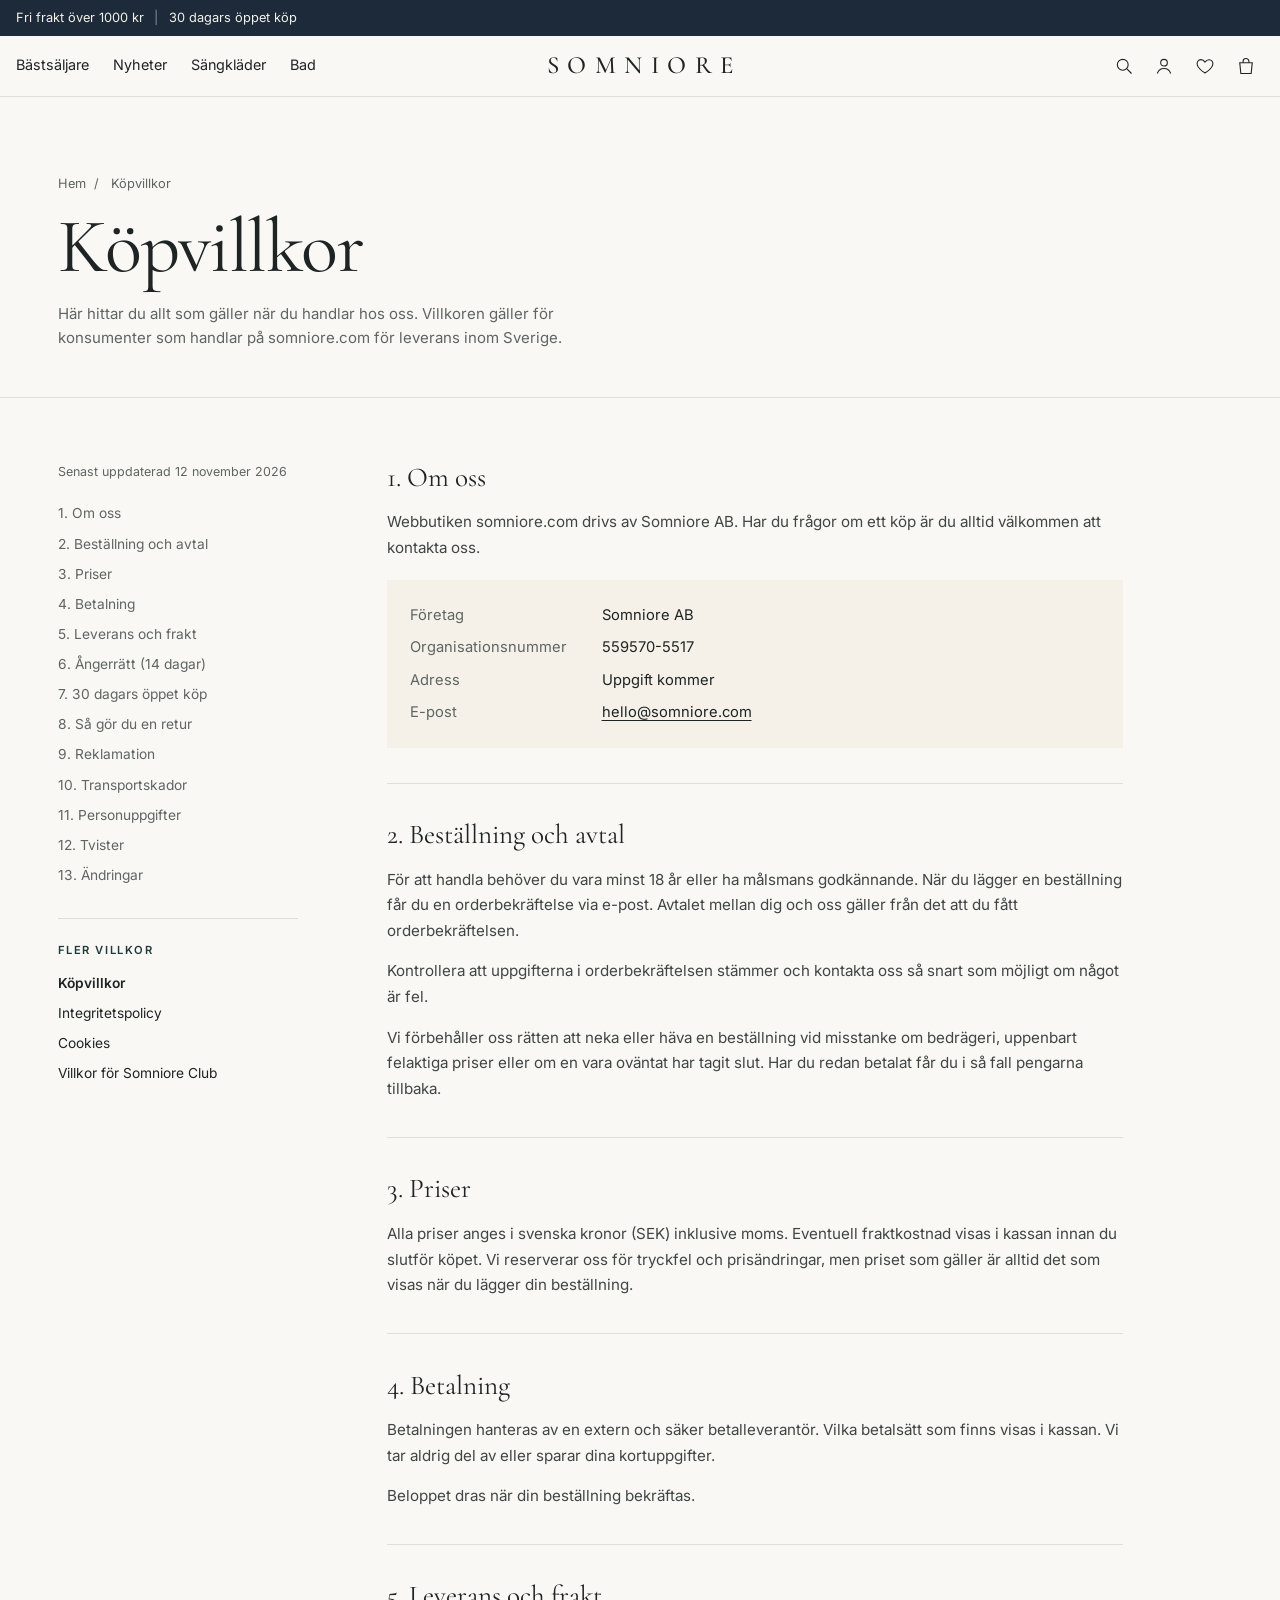
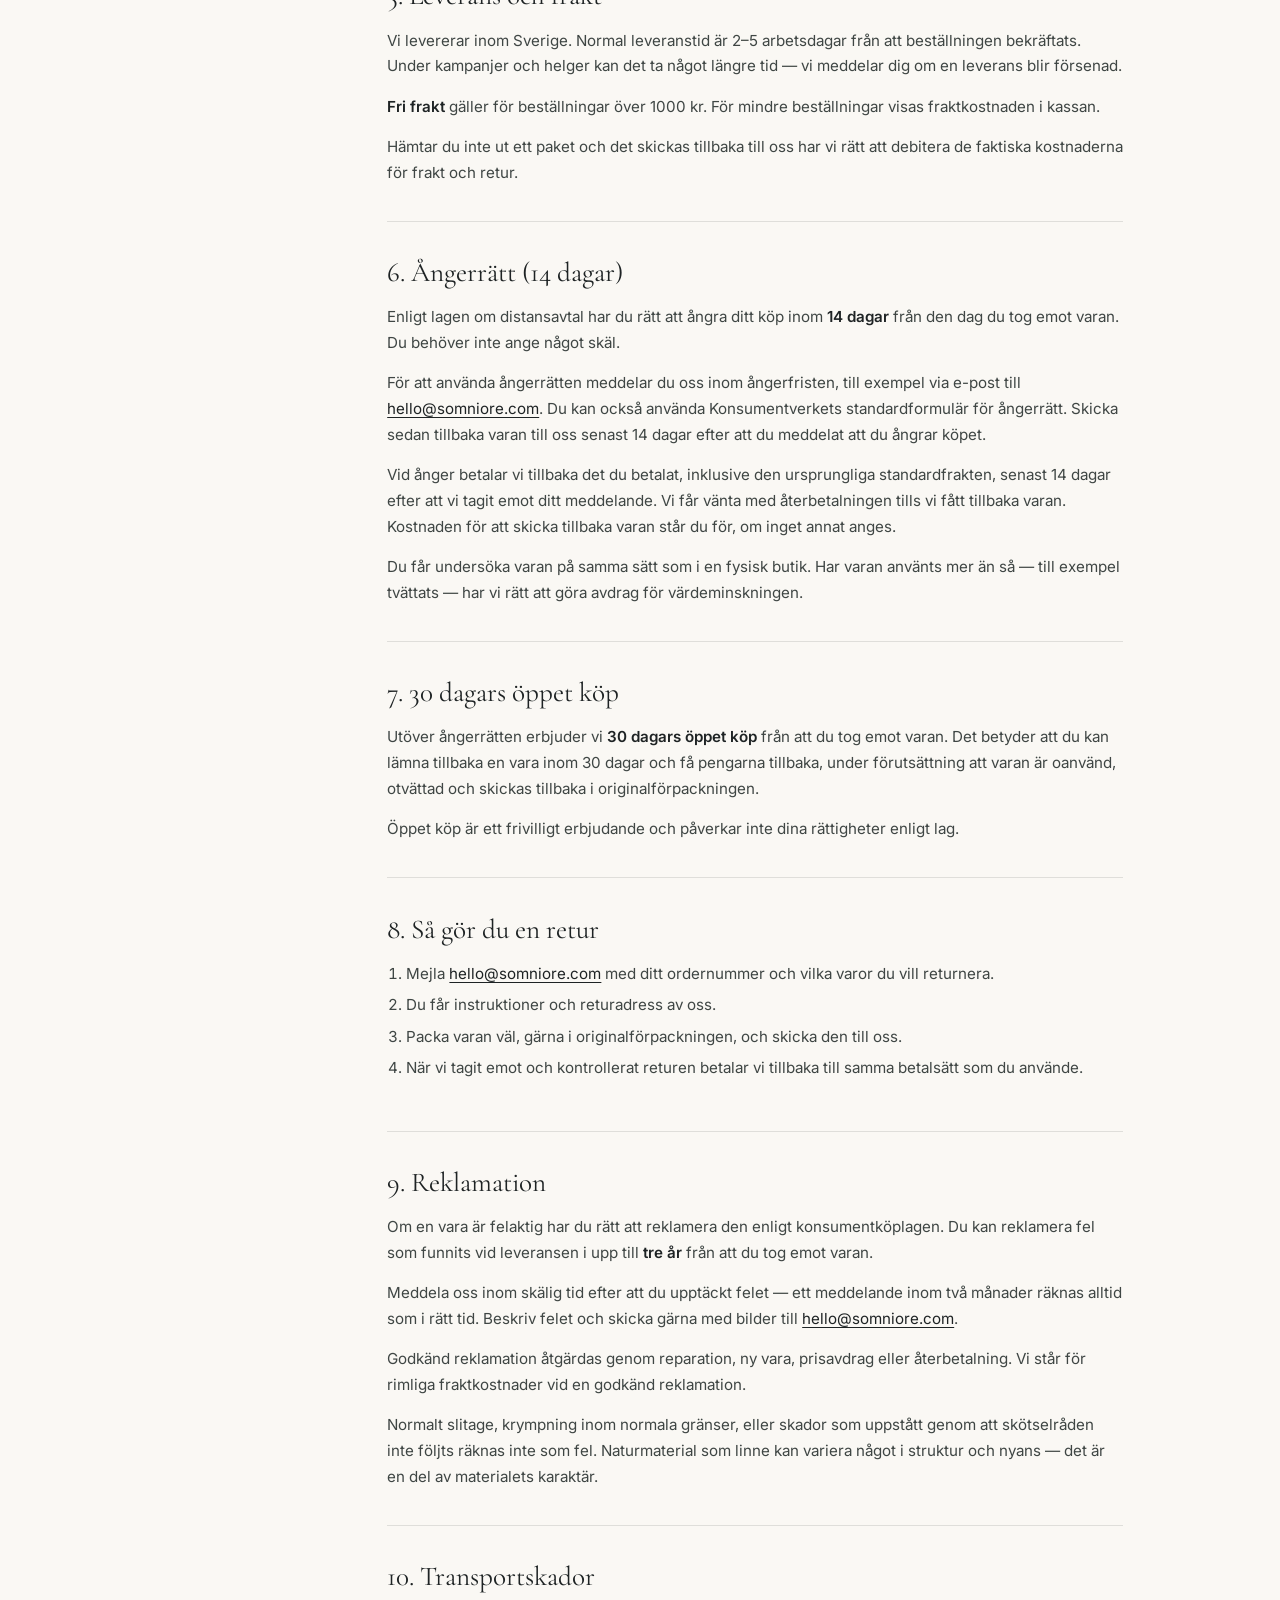
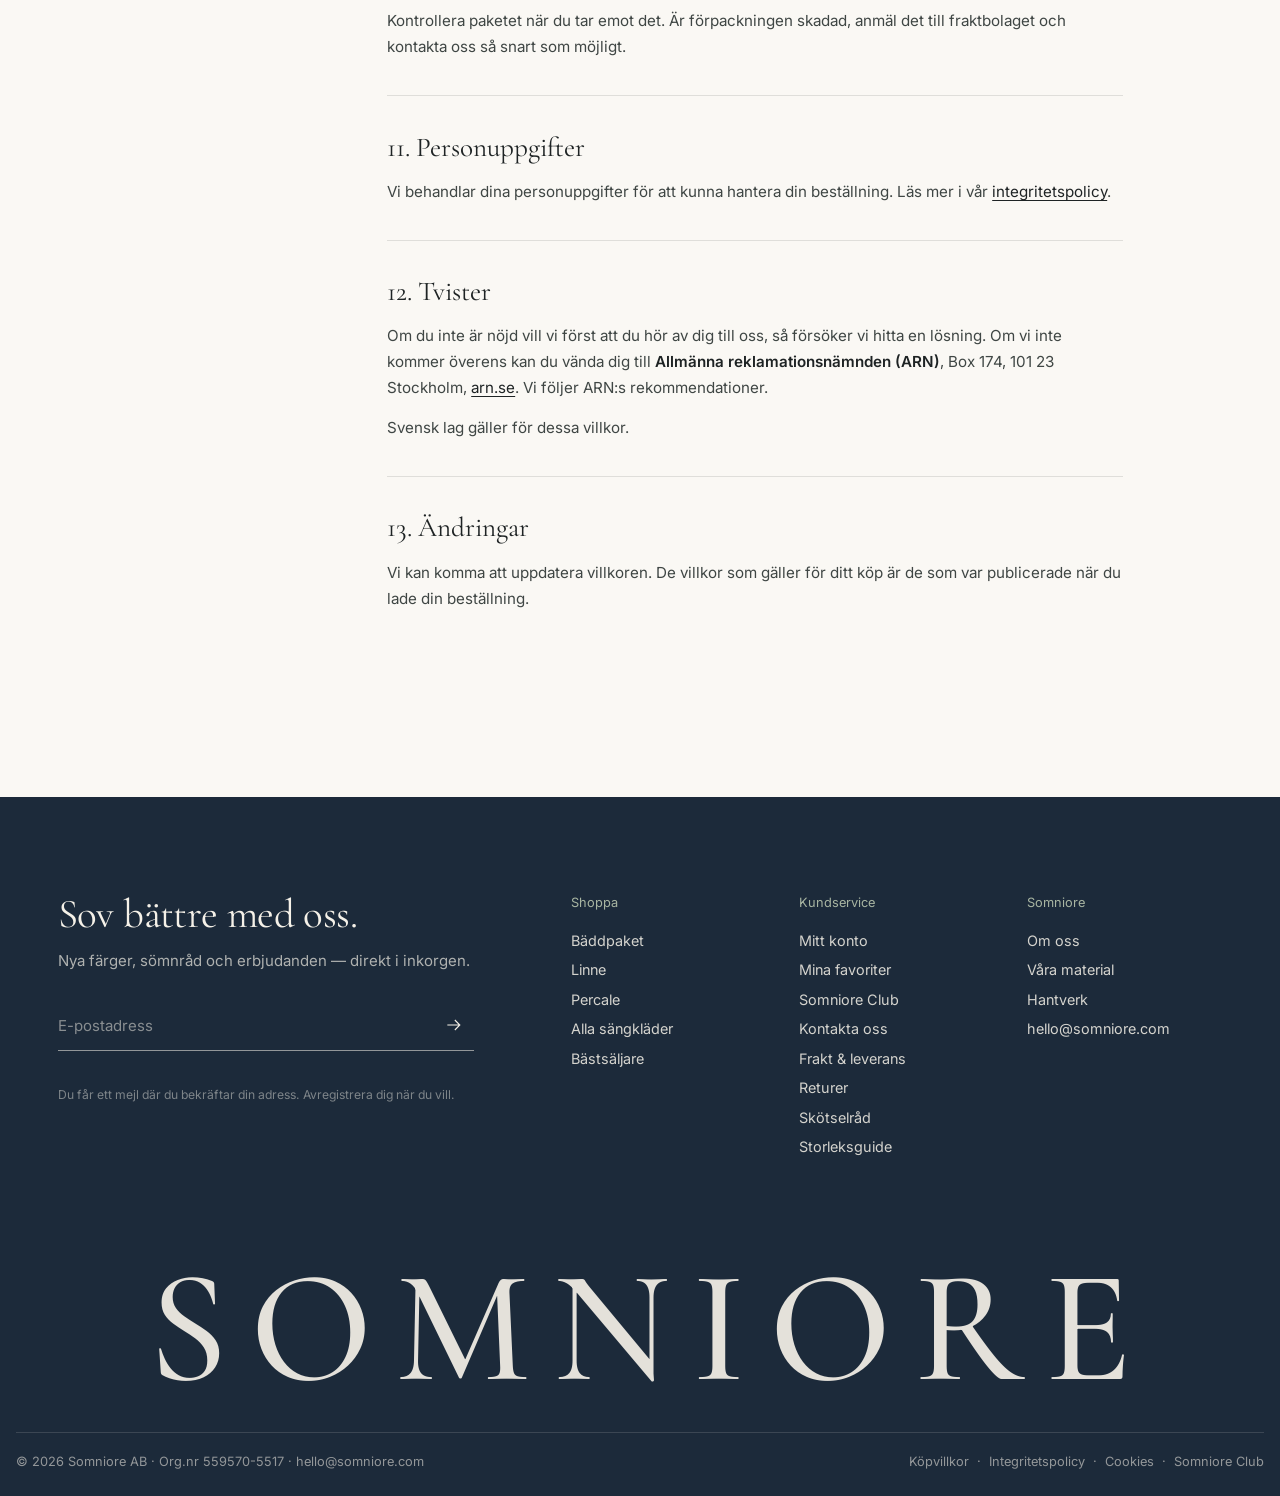
<file: kopvillkor.html>
<!doctype html>
<html lang="sv">
<head>
  <meta charset="utf-8">
  <meta name="viewport" content="width=device-width, initial-scale=1">
  <title>Köpvillkor — Somniore</title>
  <meta name="description" content="Köpvillkor för Somniore — beställning, priser, betalning, leverans, ångerrätt, öppet köp och reklamation.">
  <link rel="canonical" href="https://somniore.com/kopvillkor.html">
  <meta name="theme-color" content="#1F3A3A">
  <link rel="icon" type="image/png" sizes="32x32" href="assets/img/icons/icon-32.png">
  <link rel="icon" type="image/png" sizes="16x16" href="assets/img/icons/icon-16.png">
  <link rel="apple-touch-icon" sizes="180x180" href="assets/img/icons/icon-180.png">
  <link rel="manifest" href="site.webmanifest">
  <meta property="og:type" content="website">
  <meta property="og:site_name" content="Somniore">
  <meta property="og:locale" content="sv_SE">
  <meta property="og:title" content="Köpvillkor — Somniore">
  <meta property="og:description" content="Köpvillkor för Somniore — beställning, priser, betalning, leverans, ångerrätt, öppet köp och reklamation.">
  <meta property="og:url" content="https://somniore.com/kopvillkor.html">
  <meta property="og:image" content="https://somniore.com/assets/img/og-somniore.jpg">
  <meta property="og:image:width" content="1200">
  <meta property="og:image:height" content="630">
  <meta name="twitter:card" content="summary_large_image">
  <link rel="preconnect" href="https://fonts.googleapis.com">
  <link rel="preconnect" href="https://fonts.gstatic.com" crossorigin>
  <link href="https://fonts.googleapis.com/css2?family=Cormorant+Garamond:ital,wght@0,400;0,500;0,600;1,400;1,500&family=Inter:wght@300;400;500;600&display=swap" rel="stylesheet">
  <link rel="stylesheet" href="styles.css?v=97">
</head>
<body class="">
  <div id="site-header"></div>

  <main>
    <section class="page-head">
      <nav class="crumbs" aria-label="Brödsmulor"><a href="index.html">Hem</a> <span>/</span> <span>Köpvillkor</span></nav>
      <h1 class="page-head__title">Köpvillkor</h1>
      <p class="page-head__text">Här hittar du allt som gäller när du handlar hos oss. Villkoren gäller för konsumenter som handlar på somniore.com för leverans inom Sverige.</p>
    </section>

    <div class="legal">
      <aside class="legal__side">
        <p class="legal__updated">Senast uppdaterad 12 november 2026</p>
        <nav class="legal__toc" aria-label="Innehåll"><a href="#foretag">1. Om oss</a><a href="#bestallning">2. Beställning och avtal</a><a href="#priser">3. Priser</a><a href="#betalning">4. Betalning</a><a href="#leverans">5. Leverans och frakt</a><a href="#angerratt">6. Ångerrätt (14 dagar)</a><a href="#oppet-kop">7. 30 dagars öppet köp</a><a href="#retur">8. Så gör du en retur</a><a href="#reklamation">9. Reklamation</a><a href="#transportskada">10. Transportskador</a><a href="#personuppgifter">11. Personuppgifter</a><a href="#tvist">12. Tvister</a><a href="#andringar">13. Ändringar</a></nav>
        <nav class="legal__more" aria-label="Fler villkor"><p>Fler villkor</p><a href="kopvillkor.html" aria-current="page">Köpvillkor</a><a href="integritetspolicy.html">Integritetspolicy</a><a href="cookies.html">Cookies</a><a href="club-villkor.html">Villkor för Somniore Club</a></nav>
      </aside>
      <article class="legal__body">
        <section id="foretag"><h2>1. Om oss</h2><p>Webbutiken somniore.com drivs av <span data-company="name">Somniore AB</span>. Har du frågor om ett köp är du alltid välkommen att kontakta oss.</p><dl class="legal__company">
  <dt>Företag</dt><dd><span data-company="name">Somniore AB</span></dd>
  <dt>Organisationsnummer</dt><dd><span data-company="orgnr"></span></dd>
  <dt>Adress</dt><dd><span data-company="address"></span></dd>
  <dt>E-post</dt><dd><a href="mailto:hello@somniore.com">hello@somniore.com</a></dd>
</dl></section><section id="bestallning"><h2>2. Beställning och avtal</h2><p>För att handla behöver du vara minst 18 år eller ha målsmans godkännande. När du lägger en beställning får du en orderbekräftelse via e-post. Avtalet mellan dig och oss gäller från det att du fått orderbekräftelsen.</p><p>Kontrollera att uppgifterna i orderbekräftelsen stämmer och kontakta oss så snart som möjligt om något är fel.</p><p>Vi förbehåller oss rätten att neka eller häva en beställning vid misstanke om bedrägeri, uppenbart felaktiga priser eller om en vara oväntat har tagit slut. Har du redan betalat får du i så fall pengarna tillbaka.</p></section><section id="priser"><h2>3. Priser</h2><p>Alla priser anges i svenska kronor (SEK) inklusive moms. Eventuell fraktkostnad visas i kassan innan du slutför köpet. Vi reserverar oss för tryckfel och prisändringar, men priset som gäller är alltid det som visas när du lägger din beställning.</p></section><section id="betalning"><h2>4. Betalning</h2><p>Betalningen hanteras av en extern och säker betalleverantör. Vilka betalsätt som finns visas i kassan. Vi tar aldrig del av eller sparar dina kortuppgifter.</p><p>Beloppet dras när din beställning bekräftas.</p></section><section id="leverans"><h2>5. Leverans och frakt</h2><p>Vi levererar inom Sverige. Normal leveranstid är 2–5 arbetsdagar från att beställningen bekräftats. Under kampanjer och helger kan det ta något längre tid — vi meddelar dig om en leverans blir försenad.</p><p><strong>Fri frakt</strong> gäller för beställningar över 1000 kr. För mindre beställningar visas fraktkostnaden i kassan.</p><p>Hämtar du inte ut ett paket och det skickas tillbaka till oss har vi rätt att debitera de faktiska kostnaderna för frakt och retur.</p></section><section id="angerratt"><h2>6. Ångerrätt (14 dagar)</h2><p>Enligt lagen om distansavtal har du rätt att ångra ditt köp inom <strong>14 dagar</strong> från den dag du tog emot varan. Du behöver inte ange något skäl.</p><p>För att använda ångerrätten meddelar du oss inom ångerfristen, till exempel via e-post till <a href="mailto:hello@somniore.com">hello@somniore.com</a>. Du kan också använda Konsumentverkets standardformulär för ångerrätt. Skicka sedan tillbaka varan till oss senast 14 dagar efter att du meddelat att du ångrar köpet.</p><p>Vid ånger betalar vi tillbaka det du betalat, inklusive den ursprungliga standardfrakten, senast 14 dagar efter att vi tagit emot ditt meddelande. Vi får vänta med återbetalningen tills vi fått tillbaka varan. Kostnaden för att skicka tillbaka varan står du för, om inget annat anges.</p><p>Du får undersöka varan på samma sätt som i en fysisk butik. Har varan använts mer än så — till exempel tvättats — har vi rätt att göra avdrag för värdeminskningen.</p></section><section id="oppet-kop"><h2>7. 30 dagars öppet köp</h2><p>Utöver ångerrätten erbjuder vi <strong>30 dagars öppet köp</strong> från att du tog emot varan. Det betyder att du kan lämna tillbaka en vara inom 30 dagar och få pengarna tillbaka, under förutsättning att varan är oanvänd, otvättad och skickas tillbaka i originalförpackningen.</p><p>Öppet köp är ett frivilligt erbjudande och påverkar inte dina rättigheter enligt lag.</p></section><section id="retur"><h2>8. Så gör du en retur</h2><ol><li>Mejla <a href="mailto:hello@somniore.com">hello@somniore.com</a> med ditt ordernummer och vilka varor du vill returnera.</li><li>Du får instruktioner och returadress av oss.</li><li>Packa varan väl, gärna i originalförpackningen, och skicka den till oss.</li><li>När vi tagit emot och kontrollerat returen betalar vi tillbaka till samma betalsätt som du använde.</li></ol></section><section id="reklamation"><h2>9. Reklamation</h2><p>Om en vara är felaktig har du rätt att reklamera den enligt konsumentköplagen. Du kan reklamera fel som funnits vid leveransen i upp till <strong>tre år</strong> från att du tog emot varan.</p><p>Meddela oss inom skälig tid efter att du upptäckt felet — ett meddelande inom två månader räknas alltid som i rätt tid. Beskriv felet och skicka gärna med bilder till <a href="mailto:hello@somniore.com">hello@somniore.com</a>.</p><p>Godkänd reklamation åtgärdas genom reparation, ny vara, prisavdrag eller återbetalning. Vi står för rimliga fraktkostnader vid en godkänd reklamation.</p><p>Normalt slitage, krympning inom normala gränser, eller skador som uppstått genom att skötselråden inte följts räknas inte som fel. Naturmaterial som linne kan variera något i struktur och nyans — det är en del av materialets karaktär.</p></section><section id="transportskada"><h2>10. Transportskador</h2><p>Kontrollera paketet när du tar emot det. Är förpackningen skadad, anmäl det till fraktbolaget och kontakta oss så snart som möjligt.</p></section><section id="personuppgifter"><h2>11. Personuppgifter</h2><p>Vi behandlar dina personuppgifter för att kunna hantera din beställning. Läs mer i vår <a href="integritetspolicy.html">integritetspolicy</a>.</p></section><section id="tvist"><h2>12. Tvister</h2><p>Om du inte är nöjd vill vi först att du hör av dig till oss, så försöker vi hitta en lösning. Om vi inte kommer överens kan du vända dig till <strong>Allmänna reklamationsnämnden (ARN)</strong>, Box 174, 101 23 Stockholm, <a href="https://www.arn.se" rel="noopener" target="_blank">arn.se</a>. Vi följer ARN:s rekommendationer.</p><p>Svensk lag gäller för dessa villkor.</p></section><section id="andringar"><h2>13. Ändringar</h2><p>Vi kan komma att uppdatera villkoren. De villkor som gäller för ditt köp är de som var publicerade när du lade din beställning.</p></section>
      </article>
    </div>
  </main>

  <div id="site-footer"></div>

  <script src="assets/js/data.js?v=95"></script>
  <script src="assets/js/layout.js?v=97"></script>
</body>
</html>
</file>
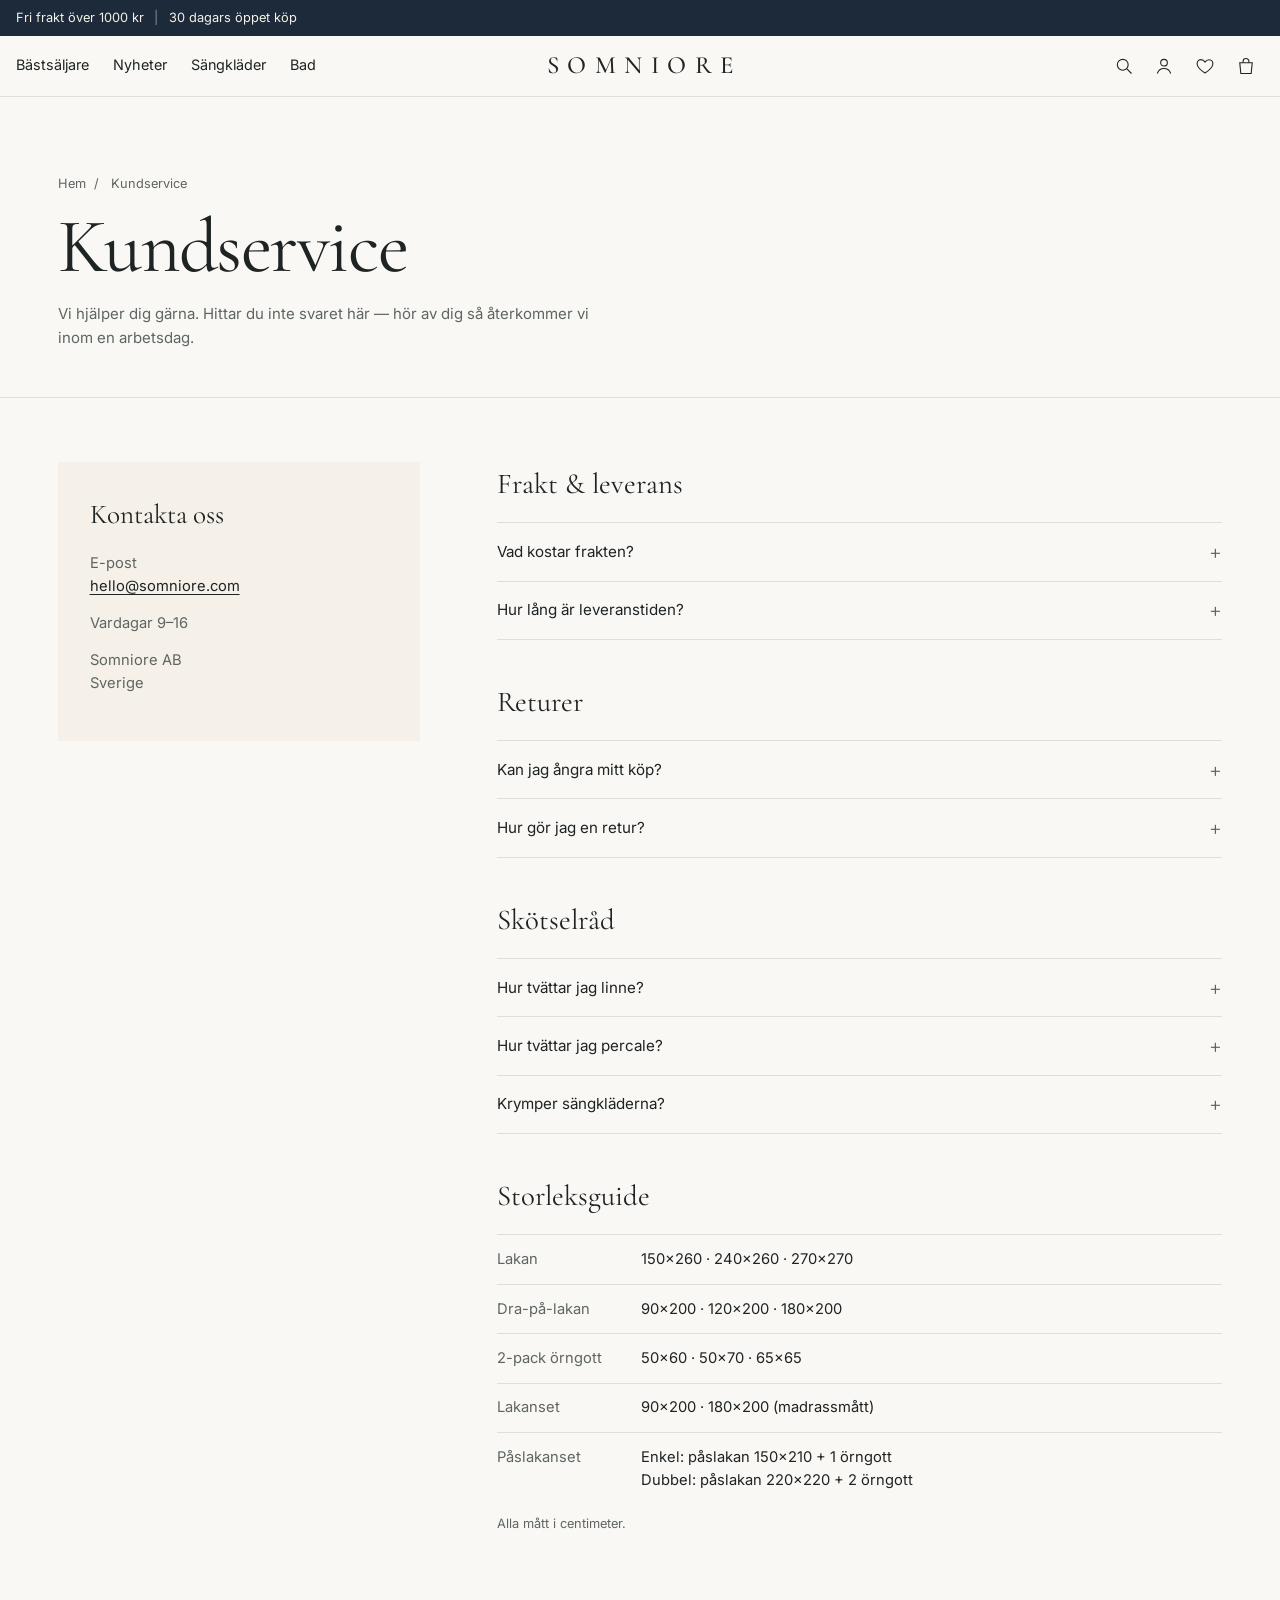
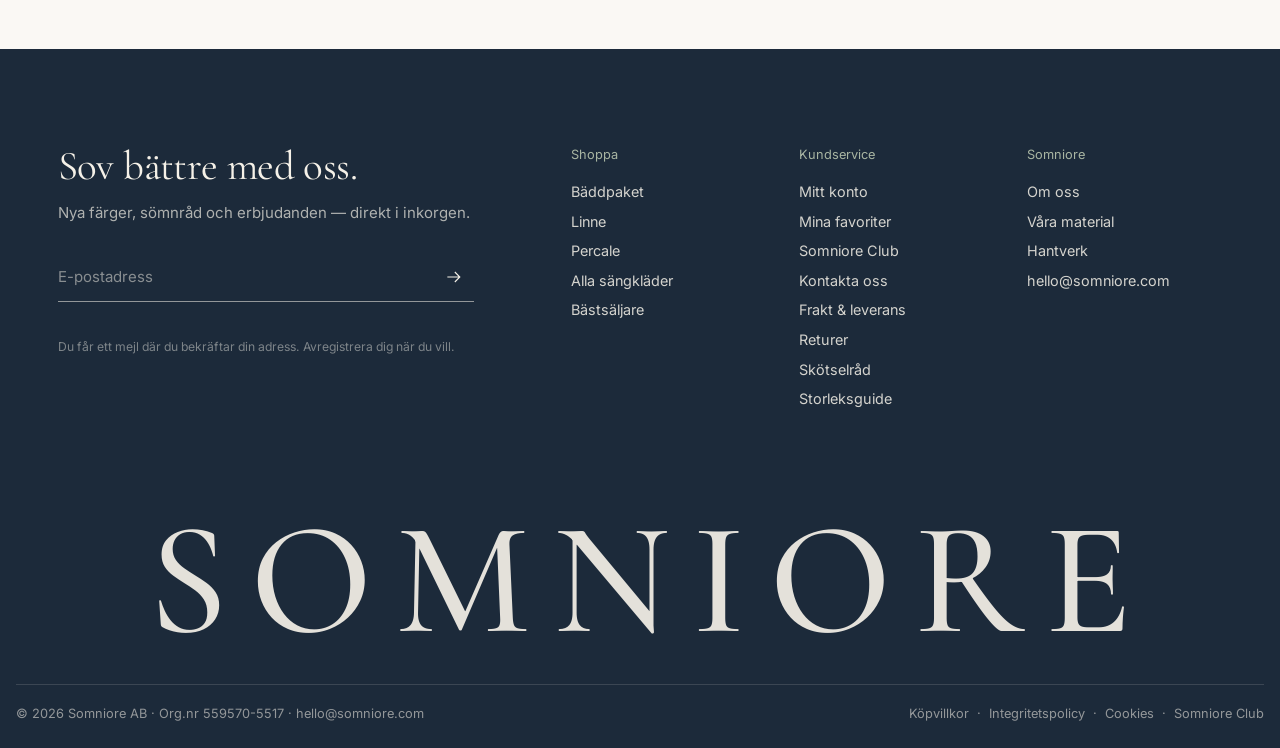
<file: kundservice.html>
<!doctype html>
<html lang="sv">
<head>
  <meta charset="utf-8">
  <meta name="viewport" content="width=device-width, initial-scale=1">
  <title>Kundservice — Somniore</title>
  <meta name="description" content="Frågor om frakt, returer, skötsel och storlekar — Somniore kundservice.">
  <link rel="canonical" href="https://somniore.com/kundservice.html">
  <meta name="theme-color" content="#1F3A3A">
  <link rel="icon" type="image/png" sizes="32x32" href="assets/img/icons/icon-32.png">
  <link rel="icon" type="image/png" sizes="16x16" href="assets/img/icons/icon-16.png">
  <link rel="apple-touch-icon" sizes="180x180" href="assets/img/icons/icon-180.png">
  <link rel="manifest" href="site.webmanifest">
  <meta property="og:type" content="website">
  <meta property="og:site_name" content="Somniore">
  <meta property="og:locale" content="sv_SE">
  <meta property="og:title" content="Kundservice — Somniore">
  <meta property="og:description" content="Frågor om frakt, returer, skötsel och storlekar — Somniore kundservice.">
  <meta property="og:url" content="https://somniore.com/kundservice.html">
  <meta property="og:image" content="https://somniore.com/assets/img/og-somniore.jpg">
  <meta property="og:image:width" content="1200">
  <meta property="og:image:height" content="630">
  <meta name="twitter:card" content="summary_large_image">
  <link rel="preconnect" href="https://fonts.googleapis.com">
  <link rel="preconnect" href="https://fonts.gstatic.com" crossorigin>
  <link href="https://fonts.googleapis.com/css2?family=Cormorant+Garamond:ital,wght@0,400;0,500;0,600;1,400;1,500&family=Inter:wght@300;400;500;600&display=swap" rel="stylesheet">
  <link rel="stylesheet" href="styles.css?v=97">
</head>
<body class="">
  <div id="site-header"></div>

  <main>
    <section class="page-head">
      <nav class="crumbs" aria-label="Brödsmulor"><a href="index.html">Hem</a> <span>/</span> <span>Kundservice</span></nav>
      <h1 class="page-head__title">Kundservice</h1>
      <p class="page-head__text">Vi hjälper dig gärna. Hittar du inte svaret här — hör av dig så återkommer vi inom en arbetsdag.</p>
    </section>

    <section class="service">
      <aside class="service__contact">
        <h2>Kontakta oss</h2>
        <p>E-post<br><a href="mailto:hello@somniore.com">hello@somniore.com</a></p>
        <p>Vardagar 9–16</p>
        <p>Somniore AB<br>Sverige</p>
      </aside>
      <div class="service__faq">
        <h2 class="service__group" id="frakt">Frakt &amp; leverans</h2>
        <details><summary>Vad kostar frakten?</summary><div><p>Fri frakt på beställningar över 1000 kr inom Sverige.</p></div></details>
        <details><summary>Hur lång är leveranstiden?</summary><div><p>Normalt 2–5 arbetsdagar inom Sverige.</p></div></details>

        <h2 class="service__group" id="returer">Returer</h2>
        <details><summary>Kan jag ångra mitt köp?</summary><div><p>Ja, du har 30 dagars öppet köp. Sov på saken — passar det inte returnerar du enkelt.</p></div></details>
        <details><summary>Hur gör jag en retur?</summary><div><p>Kontakta oss med ditt ordernummer så skickar vi en returetikett.</p></div></details>

        <h2 class="service__group" id="skotsel">Skötselråd</h2>
        <details><summary>Hur tvättar jag linne?</summary><div><p>Maskintvätt 40 °C med likfärgat. Torktumla på låg värme eller häng på tork.</p></div></details>
        <details><summary>Hur tvättar jag percale?</summary><div><p>Maskintvätt 60 °C. Torktumla på låg värme. Stryk på hög värme för extra krisp.</p></div></details>
        <details><summary>Krymper sängkläderna?</summary><div><p>Alla våra tyger är förtvättade för att minimera krympning.</p></div></details>

        <h2 class="service__group" id="storlekar">Storleksguide</h2>
        <table class="size-table"><tbody><tr><th>Lakan</th><td>150×260 · 240×260 · 270×270</td></tr><tr><th>Dra-på-lakan</th><td>90×200 · 120×200 · 180×200</td></tr><tr><th>2-pack örngott</th><td>50×60 · 50×70 · 65×65</td></tr><tr><th>Lakanset</th><td>90×200 · 180×200 (madrassmått)</td></tr><tr><th>Påslakanset</th><td>Enkel: påslakan 150×210 + 1 örngott<br>Dubbel: påslakan 220×220 + 2 örngott</td></tr></tbody></table>
        <p class="size-note">Alla mått i centimeter.</p>
      </div>
    </section>
  </main>

  <div id="site-footer"></div>

  <script src="assets/js/data.js?v=95"></script>
  <script src="assets/js/layout.js?v=97"></script>
  <script>SOM.fadeIn('.service__faq details');</script>
</body>
</html>
</file>
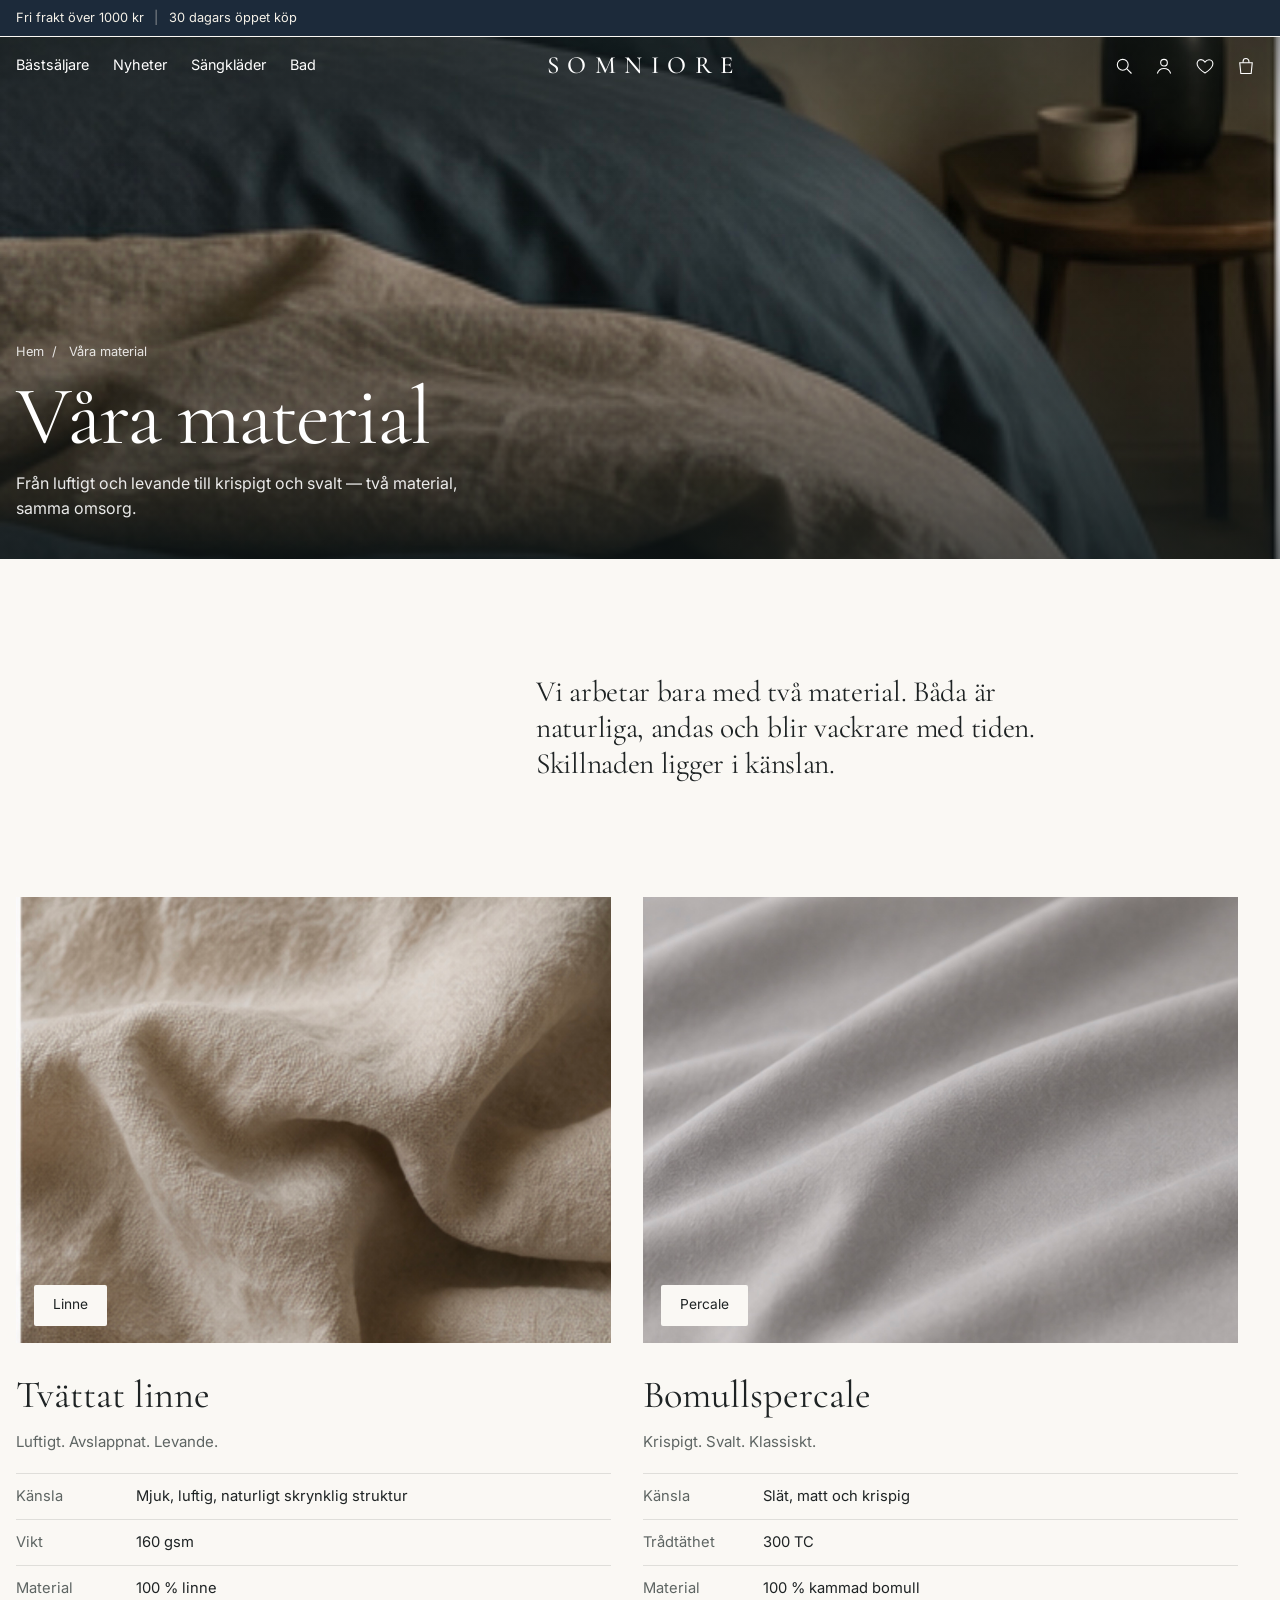
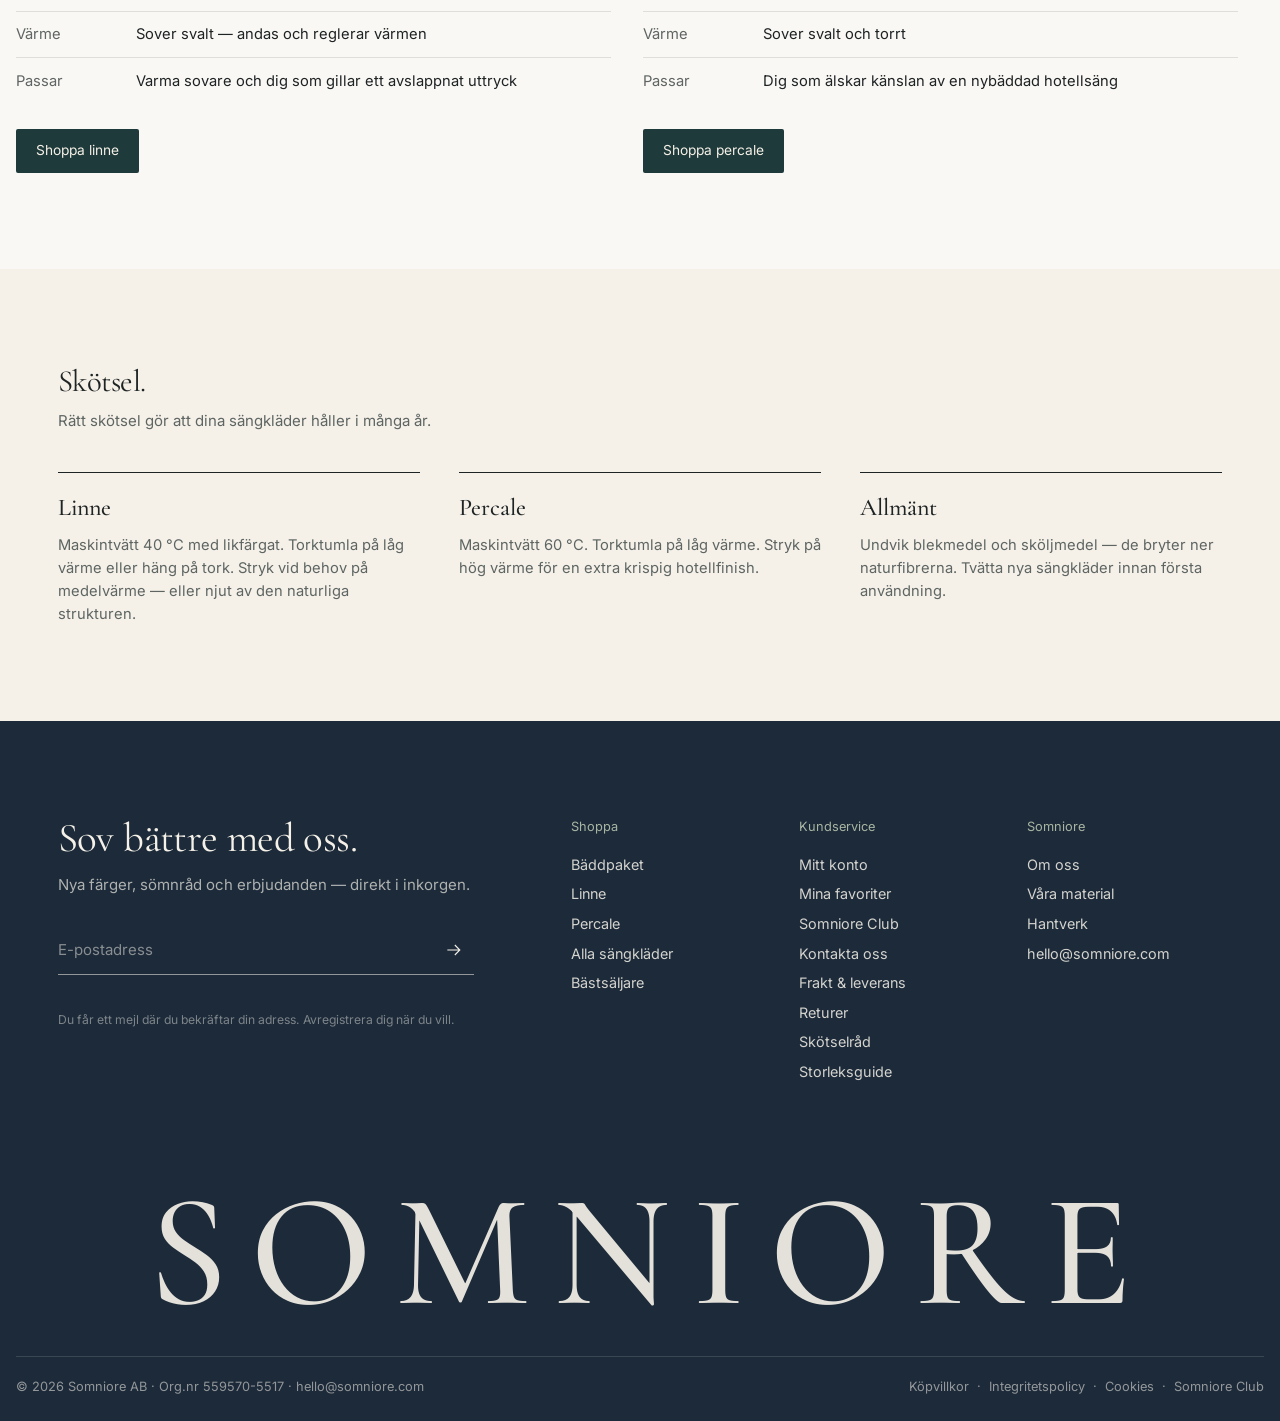
<file: material.html>
<!doctype html>
<html lang="sv">
<head>
  <meta charset="utf-8">
  <meta name="viewport" content="width=device-width, initial-scale=1">
  <title>Våra material — Somniore</title>
  <meta name="description" content="Linne 160 gsm och bomullspercale 300 TC — jämför Somniores material.">
  <link rel="canonical" href="https://somniore.com/material.html">
  <meta name="theme-color" content="#1F3A3A">
  <link rel="icon" type="image/png" sizes="32x32" href="assets/img/icons/icon-32.png">
  <link rel="icon" type="image/png" sizes="16x16" href="assets/img/icons/icon-16.png">
  <link rel="apple-touch-icon" sizes="180x180" href="assets/img/icons/icon-180.png">
  <link rel="manifest" href="site.webmanifest">
  <meta property="og:type" content="website">
  <meta property="og:site_name" content="Somniore">
  <meta property="og:locale" content="sv_SE">
  <meta property="og:title" content="Våra material — Somniore">
  <meta property="og:description" content="Linne 160 gsm och bomullspercale 300 TC — jämför Somniores material.">
  <meta property="og:url" content="https://somniore.com/material.html">
  <meta property="og:image" content="https://somniore.com/assets/img/og-somniore.jpg">
  <meta property="og:image:width" content="1200">
  <meta property="og:image:height" content="630">
  <meta name="twitter:card" content="summary_large_image">
  <link rel="preconnect" href="https://fonts.googleapis.com">
  <link rel="preconnect" href="https://fonts.gstatic.com" crossorigin>
  <link href="https://fonts.googleapis.com/css2?family=Cormorant+Garamond:ital,wght@0,400;0,500;0,600;1,400;1,500&family=Inter:wght@300;400;500;600&display=swap" rel="stylesheet">
  <link rel="stylesheet" href="styles.css?v=97">
</head>
<body class="has-hero is-top">
  <div id="site-header"></div>

  <main>
    <section class="hero hero--page">
      <img class="hero__img" src="assets/img/linen-blue-beige.jpg" alt="">
      <div class="hero__overlay"></div>
      <div class="page-hero__copy">
        <nav class="crumbs crumbs--light" aria-label="Brödsmulor"><a href="index.html">Hem</a> <span>/</span> <span>Våra material</span></nav>
        <h1 class="page-hero__title">Våra material</h1>
        <p class="page-hero__text">Från luftigt och levande till krispigt och svalt — två material, samma omsorg.</p>
      </div>
    </section>
    <section class="statement">
      <p>Vi arbetar bara med två material. Båda är naturliga, andas och blir vackrare med tiden. Skillnaden ligger i känslan.</p>
    </section>

    <section class="compare2">
      <article class="compare2__col">
        <a href="kollektion.html?c=linne" class="tile tile--wide"><img src="assets/img/linen-texture.jpg" alt="Närbild på tvättat linne" loading="lazy"><span class="label">Linne</span></a>
        <h2 class="compare2__title">Tvättat linne</h2>
        <p class="compare2__lead">Luftigt. Avslappnat. Levande.</p>
        <dl class="specs-dl">
          <dt>Känsla</dt><dd>Mjuk, luftig, naturligt skrynklig struktur</dd>
          <dt>Vikt</dt><dd>160 gsm</dd>
          <dt>Material</dt><dd>100 % linne</dd>
          <dt>Värme</dt><dd>Sover svalt — andas och reglerar värmen</dd>
          <dt>Passar</dt><dd>Varma sovare och dig som gillar ett avslappnat uttryck</dd>
        </dl>
        <a href="kollektion.html?c=linne" class="btn btn--dark">Shoppa linne</a>
      </article>
      <article class="compare2__col">
        <a href="kollektion.html?c=percale" class="tile tile--wide"><img src="assets/img/percale-texture.jpg" alt="Närbild på bomullspercale" loading="lazy"><span class="label">Percale</span></a>
        <h2 class="compare2__title">Bomullspercale</h2>
        <p class="compare2__lead">Krispigt. Svalt. Klassiskt.</p>
        <dl class="specs-dl">
          <dt>Känsla</dt><dd>Slät, matt och krispig</dd>
          <dt>Trådtäthet</dt><dd>300 TC</dd>
          <dt>Material</dt><dd>100 % kammad bomull</dd>
          <dt>Värme</dt><dd>Sover svalt och torrt</dd>
          <dt>Passar</dt><dd>Dig som älskar känslan av en nybäddad hotellsäng</dd>
        </dl>
        <a href="kollektion.html?c=percale" class="btn btn--dark">Shoppa percale</a>
      </article>
    </section>

    <section class="care" id="skotsel">
      <div class="care__head"><h2 class="h-section">Skötsel.</h2><p>Rätt skötsel gör att dina sängkläder håller i många år.</p></div>
      <div class="care__grid">
        <div><h3>Linne</h3><p>Maskintvätt 40 °C med likfärgat. Torktumla på låg värme eller häng på tork. Stryk vid behov på medelvärme — eller njut av den naturliga strukturen.</p></div>
        <div><h3>Percale</h3><p>Maskintvätt 60 °C. Torktumla på låg värme. Stryk på hög värme för en extra krispig hotellfinish.</p></div>
        <div><h3>Allmänt</h3><p>Undvik blekmedel och sköljmedel — de bryter ner naturfibrerna. Tvätta nya sängkläder innan första användning.</p></div>
      </div>
    </section>
  </main>

  <div id="site-footer"></div>

  <script src="assets/js/data.js?v=95"></script>
  <script src="assets/js/layout.js?v=97"></script>
  <script>SOM.fadeIn('.compare2__col, .care__grid > div, .statement p');</script>
</body>
</html>
</file>
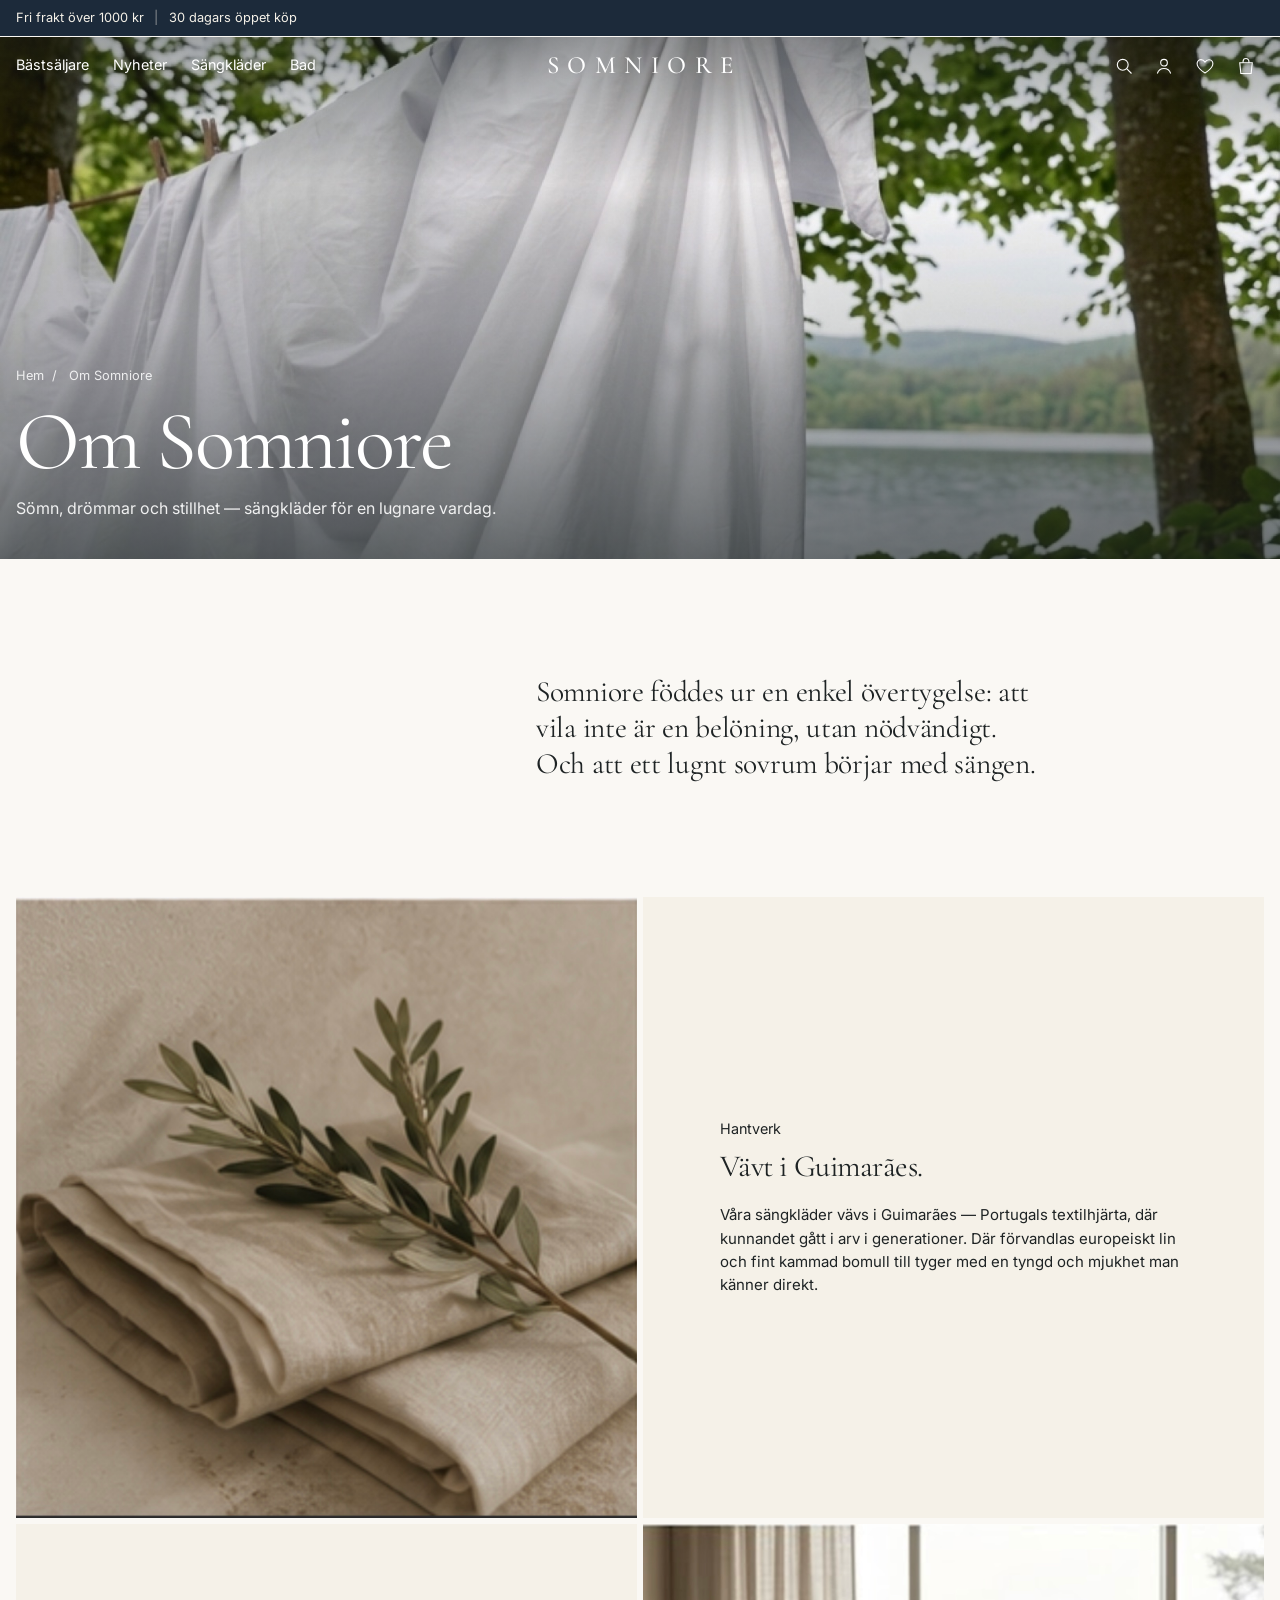
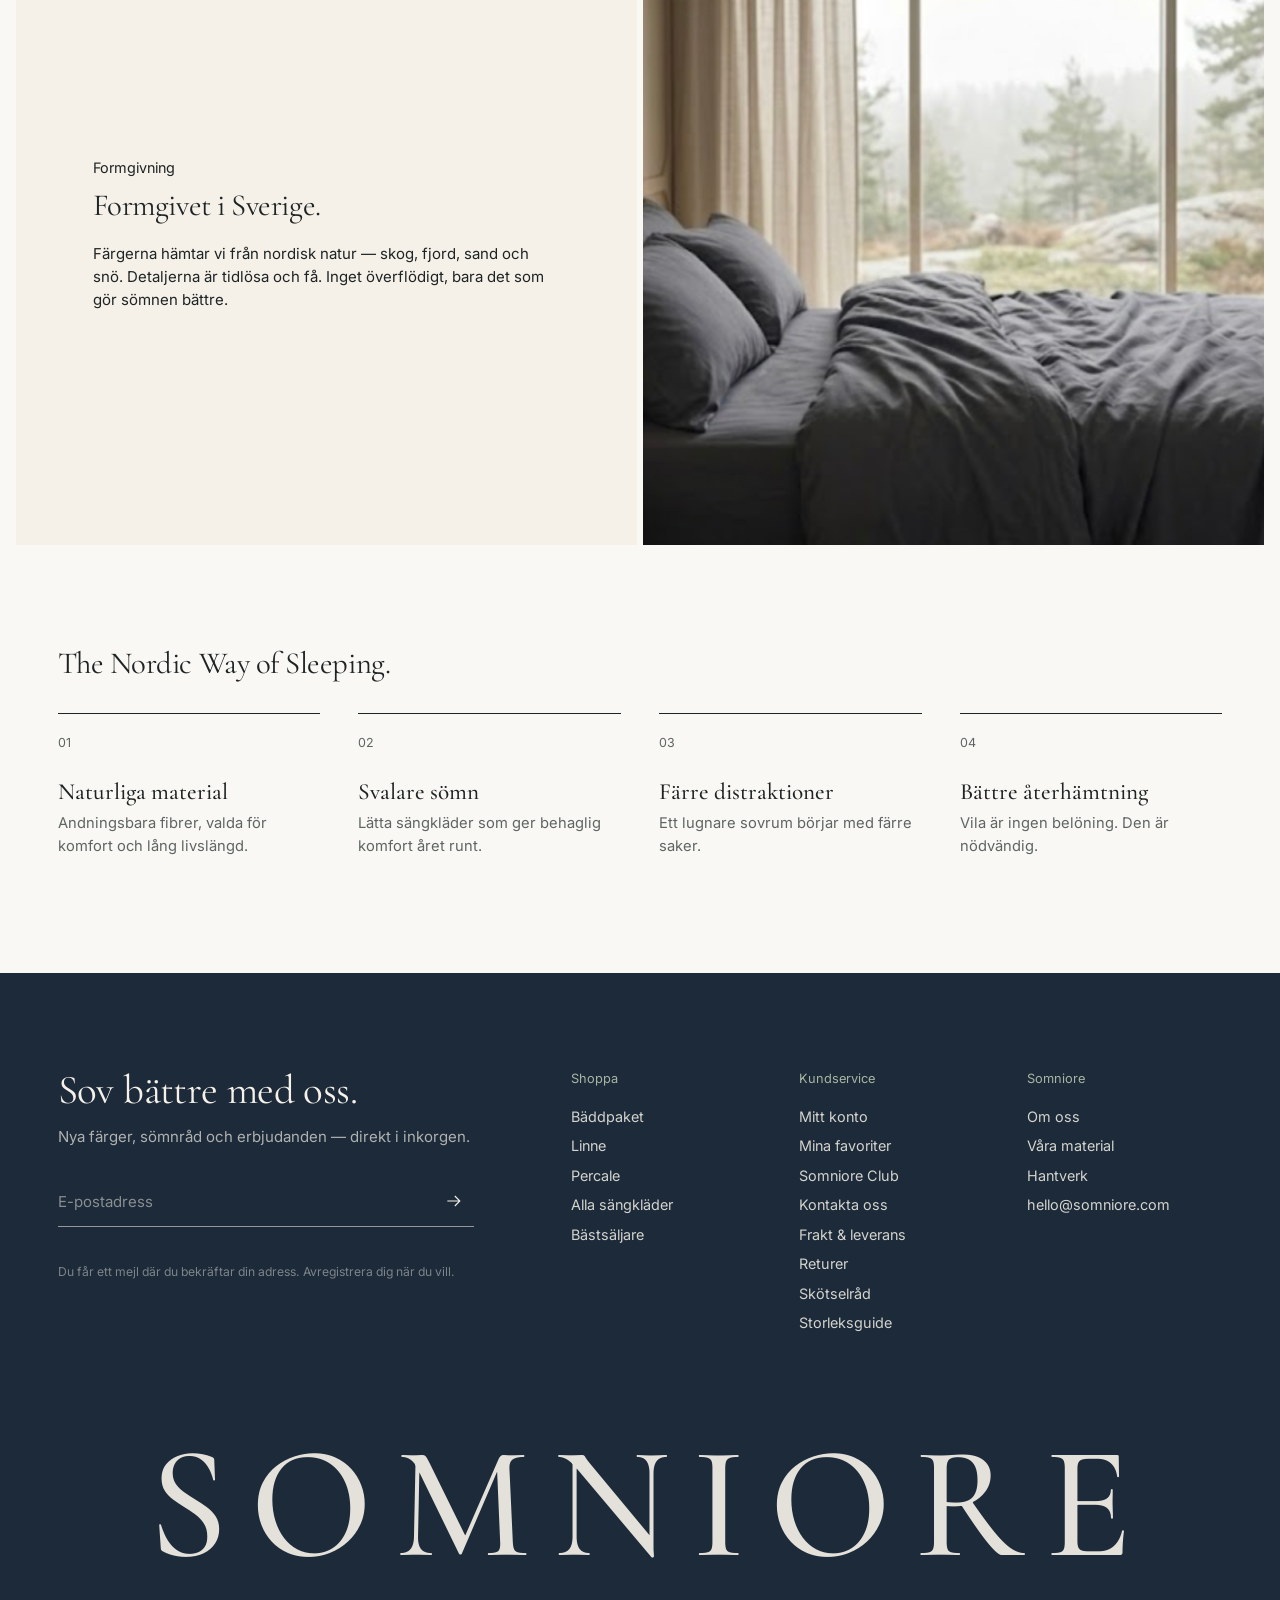
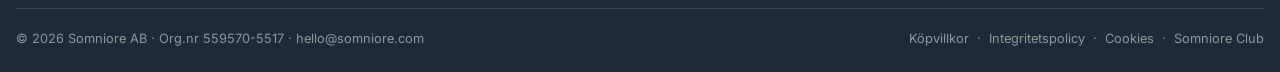
<file: om-oss.html>
<!doctype html>
<html lang="sv">
<head>
  <meta charset="utf-8">
  <meta name="viewport" content="width=device-width, initial-scale=1">
  <title>Om Somniore — Somniore</title>
  <meta name="description" content="Om Somniore — sängkläder i linne och percale, vävda i Portugal och formgivna i Sverige.">
  <link rel="canonical" href="https://somniore.com/om-oss.html">
  <meta name="theme-color" content="#1F3A3A">
  <link rel="icon" type="image/png" sizes="32x32" href="assets/img/icons/icon-32.png">
  <link rel="icon" type="image/png" sizes="16x16" href="assets/img/icons/icon-16.png">
  <link rel="apple-touch-icon" sizes="180x180" href="assets/img/icons/icon-180.png">
  <link rel="manifest" href="site.webmanifest">
  <meta property="og:type" content="website">
  <meta property="og:site_name" content="Somniore">
  <meta property="og:locale" content="sv_SE">
  <meta property="og:title" content="Om Somniore — Somniore">
  <meta property="og:description" content="Om Somniore — sängkläder i linne och percale, vävda i Portugal och formgivna i Sverige.">
  <meta property="og:url" content="https://somniore.com/om-oss.html">
  <meta property="og:image" content="https://somniore.com/assets/img/og-somniore.jpg">
  <meta property="og:image:width" content="1200">
  <meta property="og:image:height" content="630">
  <meta name="twitter:card" content="summary_large_image">
  <link rel="preconnect" href="https://fonts.googleapis.com">
  <link rel="preconnect" href="https://fonts.gstatic.com" crossorigin>
  <link href="https://fonts.googleapis.com/css2?family=Cormorant+Garamond:ital,wght@0,400;0,500;0,600;1,400;1,500&family=Inter:wght@300;400;500;600&display=swap" rel="stylesheet">
  <link rel="stylesheet" href="styles.css?v=97">
</head>
<body class="has-hero is-top">
  <div id="site-header"></div>

  <main>
    <section class="hero hero--page">
      <img class="hero__img" src="assets/img/forest-sheet.jpg" alt="">
      <div class="hero__overlay"></div>
      <div class="page-hero__copy">
        <nav class="crumbs crumbs--light" aria-label="Brödsmulor"><a href="index.html">Hem</a> <span>/</span> <span>Om Somniore</span></nav>
        <h1 class="page-hero__title">Om Somniore</h1>
        <p class="page-hero__text">Sömn, drömmar och stillhet — sängkläder för en lugnare vardag.</p>
      </div>
    </section>
    <section class="statement">
      <p>Somniore föddes ur en enkel övertygelse: att vila inte är en belöning, utan nödvändigt. Och att ett lugnt sovrum börjar med sängen.</p>
    </section>

    <section class="story-split" id="hantverk">
      <div class="story-split__img"><img src="assets/img/linen-folded.jpg" alt="Vikt linne med olivkvist" loading="lazy"></div>
      <div class="story-split__text">
        <p class="kicker">Hantverk</p>
        <h2 class="h-section">Vävt i Guimarães.</h2>
        <p>Våra sängkläder vävs i Guimarães — Portugals textilhjärta, där kunnandet gått i arv i generationer. Där förvandlas europeiskt lin och fint kammad bomull till tyger med en tyngd och mjukhet man känner direkt.</p>
      </div>
    </section>

    <section class="story-split story-split--flip">
      <div class="story-split__img"><img src="assets/img/hero-nordic-window.jpg" alt="Säng vid fönster mot nordisk skog" loading="lazy"></div>
      <div class="story-split__text">
        <p class="kicker">Formgivning</p>
        <h2 class="h-section">Formgivet i Sverige.</h2>
        <p>Färgerna hämtar vi från nordisk natur — skog, fjord, sand och snö. Detaljerna är tidlösa och få. Inget överflödigt, bara det som gör sömnen bättre.</p>
      </div>
    </section>

    <section class="block__head nordic-title"><h2 class="h-section">The Nordic Way of Sleeping.</h2></section>
    <section class="pillars">
      <div class="pillar"><span class="pillar__n">01</span><h3>Naturliga material</h3><p>Andningsbara fibrer, valda för komfort och lång livslängd.</p></div>
      <div class="pillar"><span class="pillar__n">02</span><h3>Svalare sömn</h3><p>Lätta sängkläder som ger behaglig komfort året runt.</p></div>
      <div class="pillar"><span class="pillar__n">03</span><h3>Färre distraktioner</h3><p>Ett lugnare sovrum börjar med färre saker.</p></div>
      <div class="pillar"><span class="pillar__n">04</span><h3>Bättre återhämtning</h3><p>Vila är ingen belöning. Den är nödvändig.</p></div>
    </section>
  </main>

  <div id="site-footer"></div>

  <script src="assets/js/data.js?v=95"></script>
  <script src="assets/js/layout.js?v=97"></script>
  <script>SOM.fadeIn('.story-split > div, .pillar, .statement p');</script>
</body>
</html>
</file>
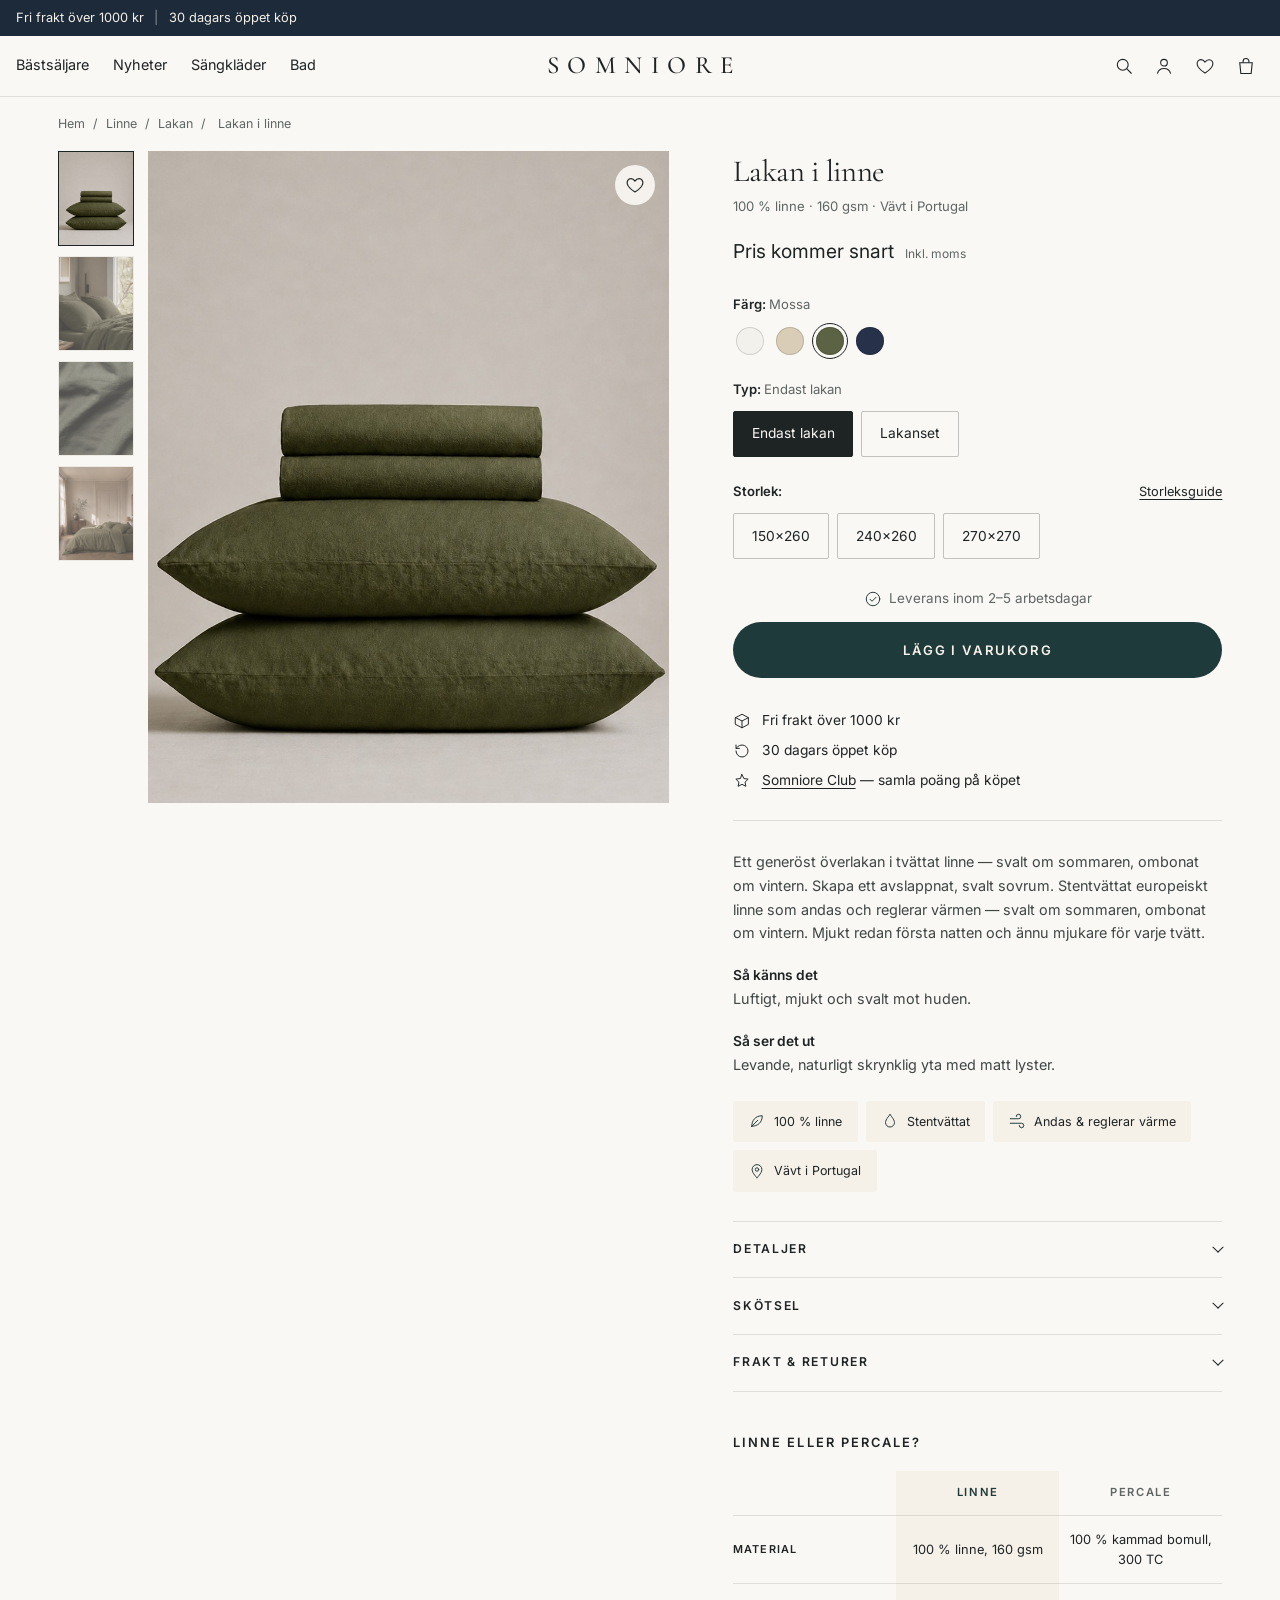
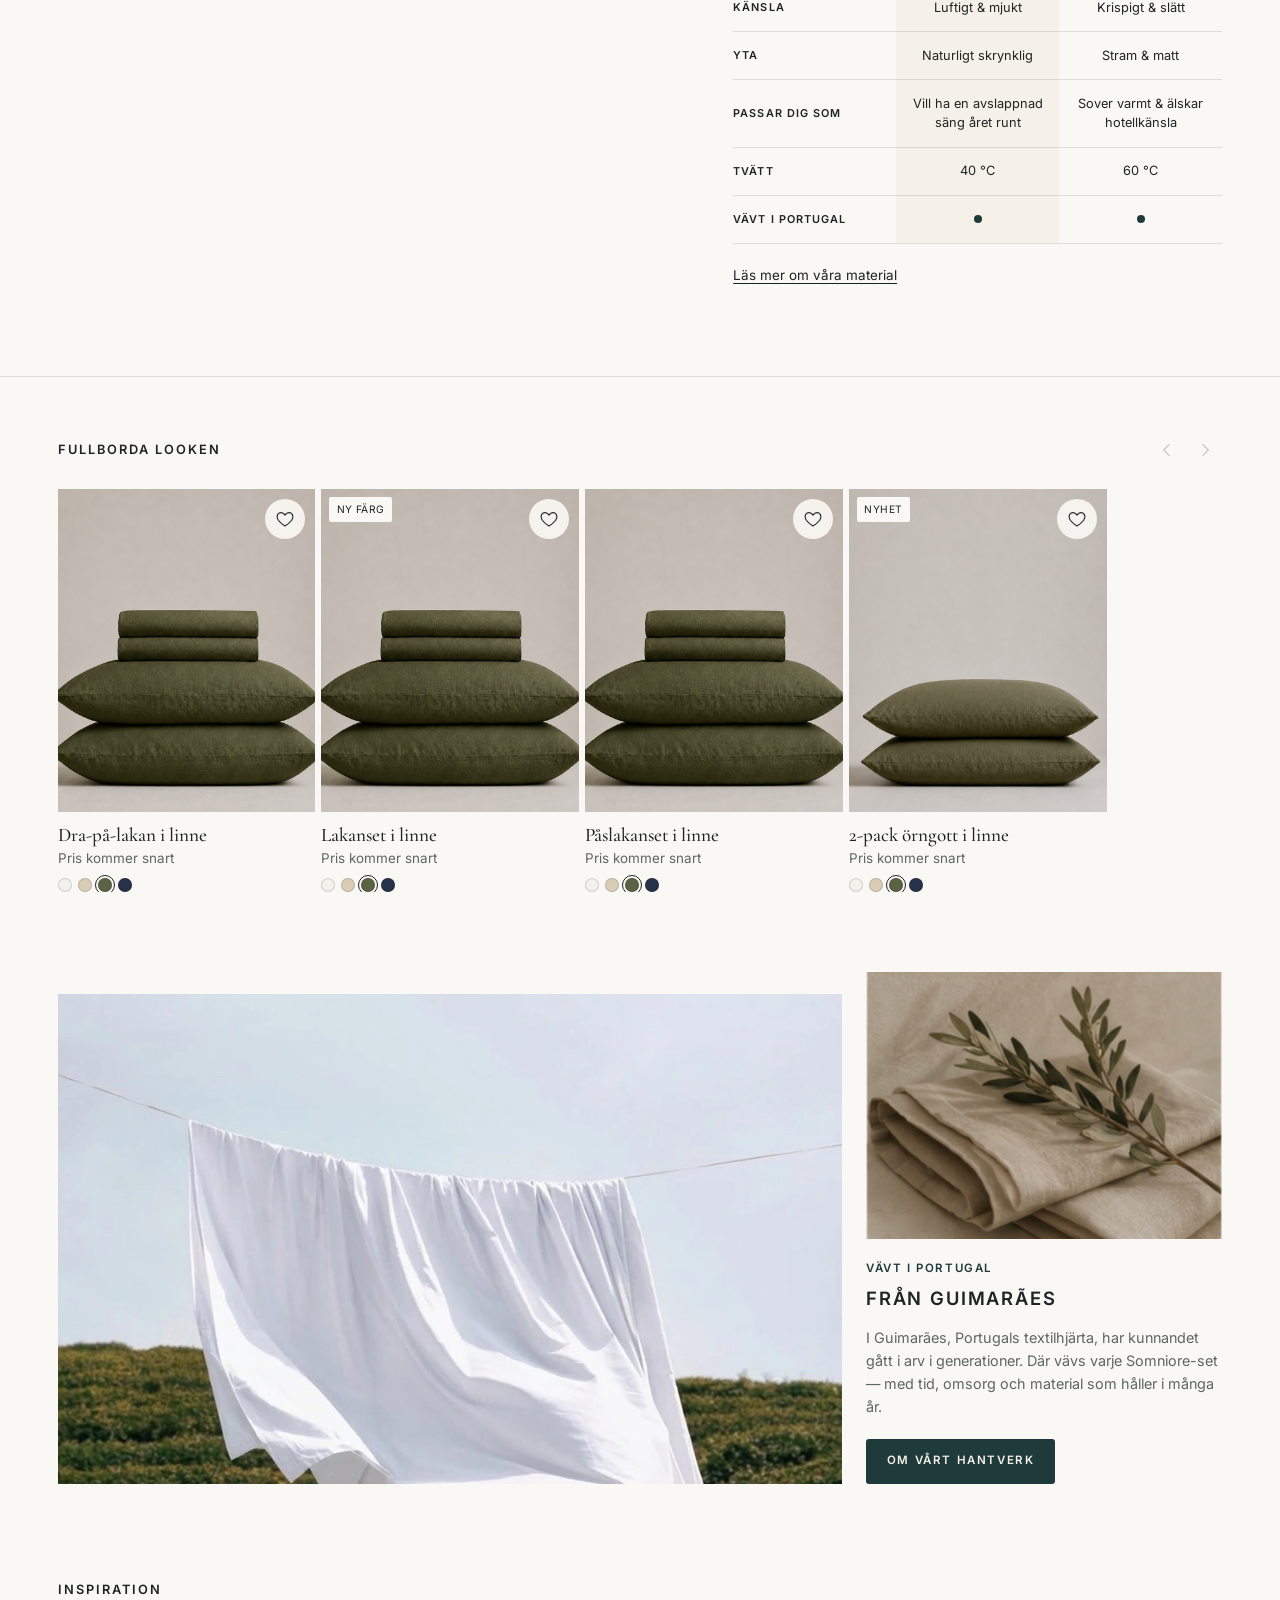
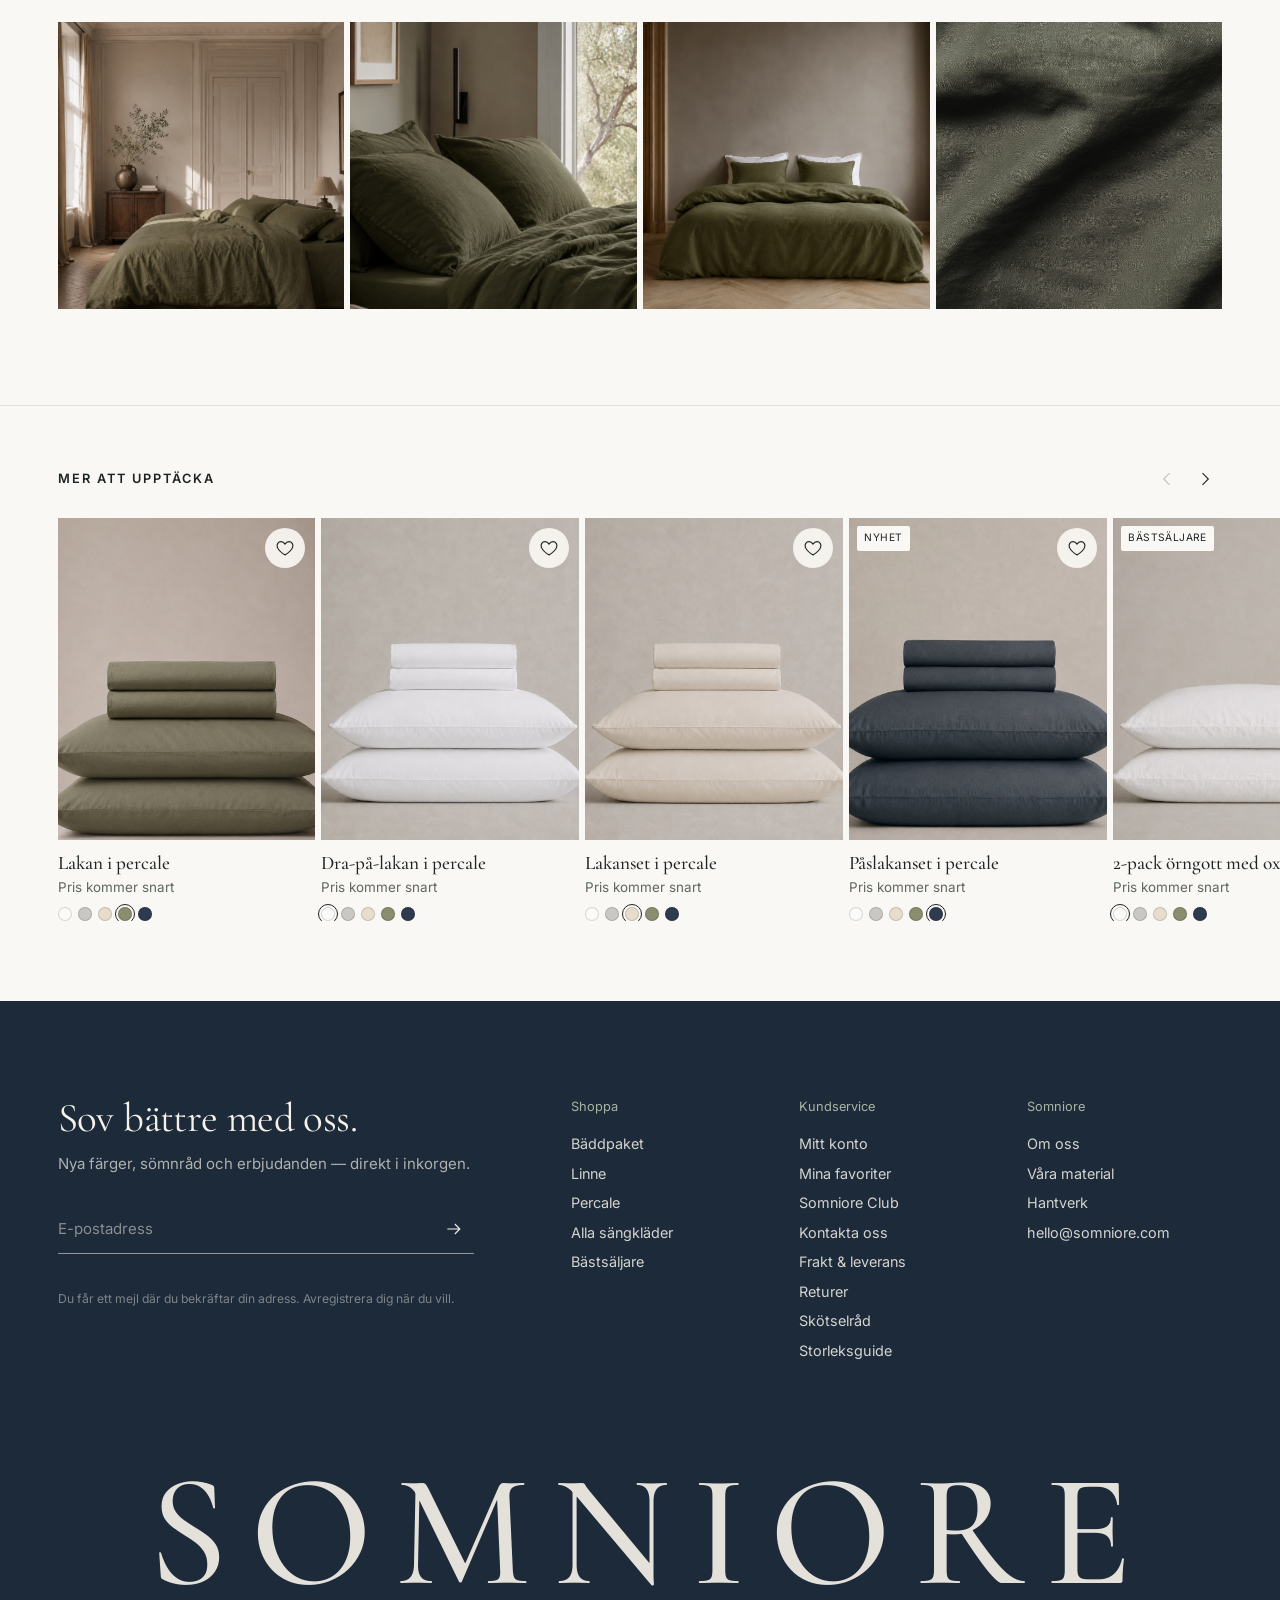
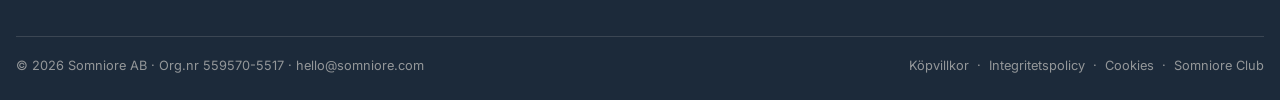
<file: produkt.html>
<!doctype html>
<html lang="sv">
<head>
  <meta charset="utf-8">
  <meta name="viewport" content="width=device-width, initial-scale=1">
  <title>Produkt — Somniore</title>
  <meta name="description" content="Sängkläder i tvättat linne och bomullspercale från Somniore.">
  <meta name="theme-color" content="#1F3A3A">
  <link rel="icon" type="image/png" sizes="32x32" href="assets/img/icons/icon-32.png">
  <link rel="icon" type="image/png" sizes="16x16" href="assets/img/icons/icon-16.png">
  <link rel="apple-touch-icon" sizes="180x180" href="assets/img/icons/icon-180.png">
  <link rel="manifest" href="site.webmanifest">
  <meta property="og:type" content="website">
  <meta property="og:site_name" content="Somniore">
  <meta property="og:locale" content="sv_SE">
  <meta property="og:title" content="Produkt — Somniore">
  <meta property="og:description" content="Sängkläder i tvättat linne och bomullspercale från Somniore.">
  <meta property="og:url" content="https://somniore.com/produkt.html">
  <meta property="og:image" content="https://somniore.com/assets/img/og-somniore.jpg">
  <meta property="og:image:width" content="1200">
  <meta property="og:image:height" content="630">
  <meta name="twitter:card" content="summary_large_image">
  <link rel="preconnect" href="https://fonts.googleapis.com">
  <link rel="preconnect" href="https://fonts.gstatic.com" crossorigin>
  <link href="https://fonts.googleapis.com/css2?family=Cormorant+Garamond:ital,wght@0,400;0,500;0,600;1,400;1,500&family=Inter:wght@300;400;500;600&display=swap" rel="stylesheet">
  <link rel="stylesheet" href="styles.css?v=97">
</head>
<body>
  <div id="site-header"></div>

  <main class="pd-page">
    <nav class="crumbs pd-crumbs" id="crumbs" aria-label="Brödsmulor"></nav>
    <a class="pd-back" id="backLink" href="kollektion.html"></a>

    <!-- ============ Köpdel: bilder till vänster, val till höger ============ -->
    <section class="pd">
      <div class="pd__media" id="media">
        <div class="pd__thumbs" id="thumbs"></div>
        <div class="pd__main">
          <img id="mainImg" src="" alt="">
          <button class="pd__nav pd__nav--prev" id="imgPrev" aria-label="Föregående bild"><svg viewBox="0 0 24 24"><path d="M15 5l-7 7 7 7"/></svg></button>
          <button class="pd__nav pd__nav--next" id="imgNext" aria-label="Nästa bild"><svg viewBox="0 0 24 24"><path d="M9 5l7 7-7 7"/></svg></button>
        </div>
        <div class="pd__track" id="track"></div>
        <span class="pd__tag" id="pTag" hidden></span>
      </div>

      <div class="pd__info">
        <h1 class="pd__title" id="pTitle"></h1>
        <p class="pd__spec" id="pSpec"></p>
        <div class="pd__price">
          <b id="pPrice"></b>
          <span>Inkl. moms</span>
        </div>

        <div class="pd__opt">
          <p class="pd__label">Färg: <span id="pColorName"></span></p>
          <div class="pd__swatches" id="pSwatches"></div>
        </div>

        <div class="pd__opt" id="typeOpt" hidden>
          <p class="pd__label">Typ: <span id="pTypeName"></span></p>
          <div class="pd__boxes" id="pTypes"></div>
        </div>

        <div class="pd__opt">
          <div class="pd__label-row">
            <p class="pd__label">Storlek: <span id="pSizeName"></span></p>
            <a href="kundservice.html#storlekar" class="pd__guide">Storleksguide</a>
          </div>
          <div class="pd__boxes" id="pSizes"></div>
        </div>

        <p class="pd__stock"><svg viewBox="0 0 24 24" aria-hidden="true"><circle cx="12" cy="12" r="9"/><path d="M8 12.3l2.7 2.7L16 9.7"/></svg> Leverans inom 2–5 arbetsdagar</p>
        <button class="pd__add" id="addBtn">Lägg i varukorg</button>
        <p class="pd__error" id="sizeError" role="alert"></p>

        <ul class="pd__perks">
          <li><svg viewBox="0 0 24 24" aria-hidden="true"><path d="M3.5 7.5L12 3l8.5 4.5v9L12 21l-8.5-4.5z"/><path d="M3.5 7.5L12 12l8.5-4.5M12 12v9"/></svg> Fri frakt över 1000 kr</li>
          <li><svg viewBox="0 0 24 24" aria-hidden="true"><path d="M4 12a8 8 0 108-8 8.5 8.5 0 00-6 2.5L4 8.5"/><path d="M4 4v4.5h4.5"/></svg> 30 dagars öppet köp</li>
          <li><svg viewBox="0 0 24 24" aria-hidden="true"><path d="M12 3.5l2.5 5.2 5.7.8-4.1 4 1 5.6L12 16.4l-5.1 2.7 1-5.6-4.1-4 5.7-.8z"/></svg> <span><a href="konto.html">Somniore Club</a> — samla poäng på köpet</span></li>
        </ul>

        <div class="pd__about">
          <p id="pStory"></p>
          <h3>Så känns det</h3>
          <p id="pFeel"></p>
          <h3>Så ser det ut</h3>
          <p id="pLook"></p>
        </div>
        <div class="pd__chips" id="chipsRow"></div>

        <div class="pd__acc" id="accordion"></div>

        <!-- Jämförelse mellan materialen (som Quince "Beyond compare") -->
        <div class="pd-compare">
          <p class="pd-h">Linne eller percale?</p>
          <table class="pd-compare__table" id="compare"></table>
          <a href="material.html" class="pd__link">Läs mer om våra material</a>
        </div>
      </div>
    </section>

    <!-- ============ Fullborda looken ============ -->
    <section class="rail pd-rail">
      <div class="rail__head">
        <h2 class="pd-h">Fullborda looken</h2>
        <div class="rail__arrows">
          <button class="arrow" id="lookPrev" aria-label="Föregående"><svg viewBox="0 0 24 24"><path d="M15 5l-7 7 7 7"/></svg></button>
          <button class="arrow" id="lookNext" aria-label="Nästa"><svg viewBox="0 0 24 24"><path d="M9 5l7 7-7 7"/></svg></button>
        </div>
      </div>
      <div class="rail__track" id="lookTrack"></div>
    </section>

    <!-- ============ Hantverk ============ -->
    <section class="pd-maker">
      <div class="pd-maker__big"><img src="assets/img/white-sheet-line.jpg" alt="Vitt lakan som torkar i vinden" loading="lazy"></div>
      <div class="pd-maker__side">
        <div class="pd-maker__small"><img src="assets/img/linen-folded.jpg" alt="Vikt linne med olivkvist" loading="lazy"></div>
        <p class="pd-eyebrow">Vävt i Portugal</p>
        <h2 class="pd-maker__title">Från Guimarães</h2>
        <p>I Guimarães, Portugals textilhjärta, har kunnandet gått i arv i generationer. Där vävs varje Somniore-set — med tid, omsorg och material som håller i många år.</p>
        <a href="om-oss.html#hantverk" class="pd-btn">Om vårt hantverk</a>
      </div>
    </section>

    <!-- ============ Inspiration ============ -->
    <section class="pd-insp">
      <h2 class="pd-h">Inspiration</h2>
      <div class="pd-insp__grid" id="insp"></div>
    </section>

    <!-- ============ Mer att upptäcka ============ -->
    <section class="rail pd-rail">
      <div class="rail__head">
        <h2 class="pd-h">Mer att upptäcka</h2>
        <div class="rail__arrows">
          <button class="arrow" id="morePrev" aria-label="Föregående"><svg viewBox="0 0 24 24"><path d="M15 5l-7 7 7 7"/></svg></button>
          <button class="arrow" id="moreNext" aria-label="Nästa"><svg viewBox="0 0 24 24"><path d="M9 5l7 7-7 7"/></svg></button>
        </div>
      </div>
      <div class="rail__track" id="moreTrack"></div>
    </section>
  </main>

  <div id="site-footer"></div>

  <script src="assets/js/data.js?v=95"></script>
  <script src="assets/js/layout.js?v=97"></script>
  <script src="assets/js/product.js?v=97"></script>
</body>
</html>
</file>
<file: styles.css>
/* =========================================================
   SOMNIORE — stilmall
   Layout inspirerad av Parachute: smala marginaler, bilder
   nästan kant i kant, vänsterställda rubriker, etiketter i bilder.
   ========================================================= */
:root {
  --petrol: #1F3A3A;
  --navy: #1C2A3A;
  --sage: #A8B5A2;
  --beige: #F5F1E8;
  --offwhite: #FAF8F4;
  --card: #E7E3DC;          /* bakgrund bakom produktbilder */
  --ink: #1E2324;
  --soft: #5E6563;
  --line: rgba(30,35,36,.12);
  --serif: "Cormorant Garamond", Georgia, serif;
  --sans: "Inter", "Helvetica Neue", Arial, sans-serif;
  --pad: clamp(14px, 1.25vw, 20px);   /* sidmarginal, som Parachute */
  --gap: 6px;                          /* mellanrum mellan bilder */
  --inset: clamp(16px, 4.5vw, 72px);   /* indrag för textblock */
  --header: 60px;
}

*, *::before, *::after { box-sizing: border-box; }
html { scroll-behavior: smooth; }
body {
  margin: 0;
  background: var(--offwhite);
  color: var(--ink);
  font: 400 15px/1.55 var(--sans);
  -webkit-font-smoothing: antialiased;
}
img { display: block; width: 100%; }
a { color: inherit; text-decoration: none; }
button { font: inherit; color: inherit; background: none; border: 0; padding: 0; cursor: pointer; }
h1, h2, h3, h4, p, dl, dd { margin: 0; }
[hidden] { display: none !important; }
.sr-only { position: absolute; width: 1px; height: 1px; overflow: hidden; clip: rect(0 0 0 0); }

/* ---------- Typografi ---------- */
.h-display, .hero__title {
  font-family: var(--serif);
  font-weight: 400;
  line-height: .92;
  letter-spacing: -0.025em;
}
.h-section {
  font-family: var(--serif);
  font-weight: 400;
  font-size: clamp(1.7rem, 2.4vw, 2.3rem);
  line-height: 1.1;
  letter-spacing: -0.015em;
}
.kicker { font-size: .9rem; margin-bottom: .6rem; }

/* ---------- Knappar, etiketter, länkar ---------- */
.btn {
  display: inline-block;
  font-size: .86rem;
  line-height: 1;
  padding: .95rem 1.25rem;
  border-radius: 2px;
  transition: background .25s, color .25s;
  white-space: nowrap;
}
.btn--dark { background: var(--petrol); color: var(--beige); }
.btn--dark:hover { background: var(--navy); }
.btn--light { background: var(--offwhite); color: var(--ink); }
.btn--light:hover { background: #fff; }

.label {
  position: absolute; left: clamp(12px, 1.4vw, 20px); bottom: clamp(12px, 1.4vw, 20px); z-index: 2;
  background: var(--offwhite); color: var(--ink);
  font-size: .86rem; line-height: 1; padding: .85rem 1.2rem; border-radius: 2px;
  transition: background .25s;
}
.tile:hover .label { background: #fff; }

.text-link {
  display: inline-block;
  font-size: .9rem;
  border-bottom: 1px solid currentColor;
  padding-bottom: 1px;
  transition: opacity .2s;
}
.text-link:hover { opacity: .6; }
.text-link--light { color: #fff; }

/* ---------- Meddelandefält ---------- */
.announce {
  background: var(--navy);
  color: var(--beige);
  font-size: .8rem;
  padding: .5rem var(--pad);
  position: relative; z-index: 60;
}
.announce span { opacity: .5; margin: 0 .4rem; }
.announce b { font-weight: inherit; }

/* ---------- Header ---------- */
.header {
  position: sticky; top: 0; z-index: 50;
  margin-bottom: calc(var(--header) * -1);
  color: var(--ink);
  background: var(--offwhite);
  border-bottom: 1px solid var(--line);
  transition: background .3s, color .3s, border-color .3s;
}
body.is-top .header:not(:hover):not(.mega-open) {
  background: transparent; color: #fff; border-color: transparent;
}
.header__bar {
  height: var(--header);
  display: grid; grid-template-columns: 1fr auto 1fr; align-items: center; gap: 2rem;
  padding: 0 var(--pad);
}
.nav { display: flex; gap: 1.5rem; height: 100%; align-items: center; }
.nav__item { height: 100%; display: flex; align-items: center; }
.nav__link { white-space: nowrap; font-size: .9rem; padding: .25rem 0; border-bottom: 1px solid transparent; transition: border-color .2s; }
.nav__link:hover, .nav__item.active .nav__link { border-color: currentColor; }
.logo {
  font-family: var(--serif);
  font-weight: 500;
  font-size: 1.55rem;
  letter-spacing: .34em;
  line-height: 1;
  padding-left: .34em;
}
.tools { display: flex; align-items: center; justify-content: flex-end; gap: .3rem; height: 100%; }
.nav--right { margin-right: 1rem; }
.tool { width: 36px; height: 36px; display: grid; place-items: center; }
.tool svg, .arrow svg, .news svg { width: 20px; height: 20px; fill: none; stroke: currentColor; stroke-width: 1.3; }

/* Megameny (som Parachute: kolumner med rubriker, bild till höger) */
.mega {
  position: absolute; left: 0; right: 0; top: 100%;
  background: var(--offwhite); color: var(--ink);
  border-bottom: 1px solid var(--line);
  box-shadow: 0 18px 30px -24px rgba(20,28,30,.25);
  opacity: 0; visibility: hidden; pointer-events: none;
  transition: opacity .2s, visibility .2s;
}
.mega.open { opacity: 1; visibility: visible; pointer-events: auto; }
.mega__inner {
  display: grid; grid-template-columns: repeat(5, minmax(120px, 170px)) 200px; max-width: 1240px; margin: 0 auto;
  justify-content: center; gap: clamp(1.5rem, 3.5vw, 4rem);
  padding: 2.4rem var(--pad) 2.8rem;
}
.mega__col { display: flex; flex-direction: column; gap: .7rem; font-size: .95rem; }
.mega__col > a:not(.mega__head):hover { color: var(--soft); }
.mega__head {
  display: block; font-size: .78rem; font-weight: 600; letter-spacing: .06em; text-transform: uppercase;
  padding-bottom: .9rem; margin-bottom: .6rem; border-bottom: 1px solid var(--ink); max-width: 160px;
}
.mega__head span { margin-left: .3rem; transition: margin .2s; }
.mega__head:hover span { margin-left: .6rem; }
.mega__col i { display: inline-block; width: 13px; height: 13px; border-radius: 50%; background: var(--c); box-shadow: inset 0 0 0 1px rgba(0,0,0,.15); margin-right: .6rem; vertical-align: -1px; }
.mega__mat { line-height: 1.35; }
.mega__mat small { display: block; color: var(--soft); font-size: .9rem; }
.mega__col--text p { color: var(--soft); font-size: .9rem; line-height: 1.5; max-width: 220px; }
.mega__feature img { aspect-ratio: 4/5; object-fit: cover; background: var(--card); }
.mega__feature-title { display: block; font-family: var(--serif); font-size: 1.3rem; line-height: 1.05; text-transform: uppercase; letter-spacing: .02em; margin-top: .9rem; }
.mega__feature-link { display: block; font-size: .85rem; font-weight: 500; margin-top: .4rem; }

/* Burger + mobilmeny */
.burger { display: none; width: 36px; height: 36px; position: relative; }
.burger span { position: absolute; left: 7px; right: 7px; height: 1.3px; background: currentColor; }
.burger span:nth-child(1) { top: 12px; } .burger span:nth-child(2) { top: 17.5px; } .burger span:nth-child(3) { top: 23px; }
.drawer, .cart { position: fixed; inset: 0; z-index: 100; background: rgba(20,25,26,.4); opacity: 0; visibility: hidden; transition: opacity .3s, visibility .3s; }
.drawer.open, .cart.open { opacity: 1; visibility: visible; }
.drawer__panel { position: absolute; top: 0; bottom: 0; left: 0; width: min(88vw, 380px); background: var(--offwhite); transform: translateX(-100%); transition: transform .35s cubic-bezier(.2,.7,.2,1); display: flex; flex-direction: column; overflow-y: auto; }
.drawer.open .drawer__panel, .cart.open .cart__panel { transform: none; }
.drawer__head { display: flex; justify-content: space-between; align-items: center; height: var(--header); padding: 0 var(--pad); border-bottom: 1px solid var(--line); flex-shrink: 0; }
.logo--dark { font-size: 1.15rem; }
.drawer__close { width: 36px; height: 36px; display: grid; place-items: center; }
.drawer__close svg { width: 22px; height: 22px; fill: none; stroke: currentColor; stroke-width: 1.3; }
.drawer__nav { display: flex; flex-direction: column; padding: 1rem var(--pad); }
.drawer__nav > a, .drawer__nav summary { font-family: var(--serif); font-size: 1.7rem; padding: .45rem 0; cursor: pointer; list-style: none; }
.drawer__nav summary::-webkit-details-marker { display: none; }
.drawer__nav summary::after { content: "+"; float: right; font-family: var(--sans); font-weight: 300; }
.drawer__nav details[open] summary::after { content: "−"; }
.drawer__nav details div { display: flex; flex-direction: column; gap: .55rem; padding: .3rem 0 1rem 2px; font-size: .95rem; }
.drawer__foot { margin-top: auto; padding: 1.5rem var(--pad); display: flex; flex-direction: column; gap: .5rem; font-size: .9rem; color: var(--soft); border-top: 1px solid var(--line); }

/* Varukorg */
.cart-btn { position: relative; }
.cart-count { position: absolute; top: 3px; right: 0; min-width: 15px; height: 15px; padding: 0 3px; border-radius: 8px; background: var(--petrol); color: var(--beige); font-size: .6rem; line-height: 15px; text-align: center; }
.cart-count:empty, .cart-count[data-zero] { display: none; }
.cart__panel { position: absolute; top: 0; bottom: 0; right: 0; width: min(92vw, 420px); background: var(--offwhite); transform: translateX(100%); transition: transform .35s cubic-bezier(.2,.7,.2,1); display: flex; flex-direction: column; }
.cart__head { display: flex; justify-content: space-between; align-items: center; height: var(--header); padding: 0 var(--pad); border-bottom: 1px solid var(--line); }
.cart__head h2 { font-family: var(--serif); font-weight: 400; font-size: 1.5rem; }
.cart__items { flex: 1; overflow-y: auto; padding: 0 var(--pad); }
.cart__empty { text-align: center; padding: 4rem 0; }
.cart__empty p { margin-bottom: 1.4rem; color: var(--soft); }
.cart-item { display: grid; grid-template-columns: 88px 1fr; gap: 1rem; padding: 1.2rem 0; border-bottom: 1px solid var(--line); }
.cart-item__img { aspect-ratio: 4/5; background: var(--card); overflow: hidden; }
.cart-item__img img { height: 100%; object-fit: cover; }
.cart-item__name { font-family: var(--serif); font-weight: 500; font-size: 1.15rem; }
.cart-item__info p { font-size: .85rem; color: var(--soft); }
.cart-item__qty { display: flex; align-items: center; gap: .6rem; margin-top: .6rem; font-size: .9rem; }
.cart-item__qty button:not(.cart-item__remove) { width: 26px; height: 26px; border: 1px solid var(--line); border-radius: 50%; line-height: 1; }
.cart-item__remove { margin-left: auto; font-size: .8rem; color: var(--soft); text-decoration: underline; text-underline-offset: 3px; }
.cart__foot { padding: 1.2rem var(--pad) 1.5rem; border-top: 1px solid var(--line); }
.cart__row { display: flex; justify-content: space-between; font-size: .9rem; padding: .25rem 0; }
.cart__total { font-weight: 500; font-size: 1rem; margin-bottom: 1rem; }
.cart__checkout { width: 100%; text-align: center; }
.cart__note { font-size: .78rem; color: var(--soft); text-align: center; margin-top: .7rem; }
.toast { position: fixed; left: 50%; bottom: 24px; transform: translate(-50%, 20px); background: var(--ink); color: var(--beige); font-size: .88rem; padding: .85rem 1.3rem; border-radius: 2px; opacity: 0; pointer-events: none; transition: opacity .3s, transform .3s; z-index: 120; }
.toast.show { opacity: 1; transform: translate(-50%, 0); }

/* ---------- Hero ---------- */
.hero { position: relative; height: calc(100vh - 32px); min-height: 560px; max-height: 980px; overflow: hidden; color: #fff; }
.hero__img { position: absolute; inset: 0; height: 100%; object-fit: cover; object-position: 55% 60%; }
.hero__overlay { position: absolute; inset: 0; background: linear-gradient(180deg, rgba(20,28,30,.4) 0%, rgba(20,28,30,0) 22%, rgba(20,28,30,0) 50%, rgba(20,28,30,.5) 100%); }
.hero__title { position: absolute; left: var(--pad); bottom: clamp(1.25rem, 3vw, 2.25rem); font-size: clamp(3.6rem, 8.6vw, 8.6rem); }
.hero__btn { position: absolute; right: var(--pad); bottom: clamp(1.25rem, 3vw, 2.25rem); }

/* ---------- Statement (texten till höger) ---------- */
.statement { padding: clamp(5rem, 9vw, 8.5rem) var(--pad); display: grid; grid-template-columns: 5fr 7fr; }
.statement > * { grid-column: 2; }
.statement p:not(.kicker) {
  font-family: var(--serif);
  font-size: clamp(1.55rem, 2.3vw, 2.15rem);
  line-height: 1.22;
  letter-spacing: -0.01em;
  max-width: 36ch;
}
.statement--small { padding-top: clamp(4rem, 7vw, 6.5rem); padding-bottom: clamp(4rem, 7vw, 6.5rem); }
.statement .text-link { margin-top: 1.4rem; justify-self: start; }

/* ---------- Produktkarusell ---------- */
.rail { padding: 0 0 clamp(5rem, 9vw, 8rem); }
.rail__head { display: flex; justify-content: space-between; align-items: center; padding: 0 var(--inset); margin-bottom: 1.1rem; }
.rail__head .h-section { font-size: 1.35rem; }
.rail__arrows { display: flex; gap: .3rem; }
.arrow { width: 34px; height: 34px; display: grid; place-items: center; border-radius: 50%; transition: background .2s; }
.arrow:hover { background: rgba(0,0,0,.05); }
.arrow:disabled { opacity: .25; cursor: default; background: none; }
.rail__track {
  display: grid; grid-auto-flow: column;
  grid-auto-columns: calc((100% - 2 * var(--inset) - 3 * var(--gap)) / 4);
  gap: var(--gap); overflow-x: auto; scroll-snap-type: x mandatory; scroll-padding: 0 var(--inset);
  padding: 0 var(--inset); scrollbar-width: none;
}
.rail__track::-webkit-scrollbar, .palette__track::-webkit-scrollbar { display: none; }
.rail__cta { margin: 2.2rem var(--inset) 0; }

.product { scroll-snap-align: start; }
.product__media { display: block; position: relative; aspect-ratio: 4/5; background: var(--card); overflow: hidden; }
.product__media img { position: absolute; inset: 0; height: 100%; object-fit: cover; transition: opacity .5s ease; }
.product__media .alt { opacity: 0; }
.product:hover .product__media .alt { opacity: 1; }
.tag {
  position: absolute; top: 8px; left: 8px; z-index: 2;
  font-size: .64rem; letter-spacing: .04em; text-transform: uppercase;
  background: var(--offwhite); color: var(--ink); padding: .28rem .45rem; border-radius: 2px;
}
.product__quick {
  position: absolute; left: 8px; right: 8px; bottom: 8px; z-index: 2;
  background: var(--offwhite); text-align: center; font-size: .82rem; padding: .75rem;
  border-radius: 2px; opacity: 0; transform: translateY(8px); transition: opacity .3s, transform .3s;
}
.product:hover .product__quick { opacity: 1; transform: none; }
.product__name { font-family: var(--serif); font-size: 1.2rem; font-weight: 500; line-height: 1.2; margin-top: .75rem; }
.product__color { font-size: .84rem; color: var(--ink); margin-top: .15rem; }
.product__meta { font-size: .84rem; color: var(--soft); margin-top: .1rem; }
.product__swatches { display: flex; gap: 6px; margin-top: .55rem; }
.product__swatches i, .product__swatches button { width: 14px; height: 14px; border-radius: 50%; background: var(--c); box-shadow: inset 0 0 0 1px rgba(0,0,0,.15); outline: 1px solid transparent; outline-offset: 2px; transition: outline-color .2s; }
.product__swatches button:hover { outline-color: var(--line); }
.product__swatches button.active { outline-color: var(--ink); }
.product__name { display: block; }

/* ---------- Editorial med produktkort ---------- */
.feature { padding: 0 var(--pad); }
.feature__media { position: relative; height: min(100vh, 960px); min-height: 520px; overflow: hidden; color: #fff; }
.feature__media > img { position: absolute; inset: 0; height: 100%; object-fit: cover; }
.feature__media::after { content: ""; position: absolute; inset: 0; background: linear-gradient(180deg, rgba(0,0,0,.3) 0%, rgba(0,0,0,0) 40%); pointer-events: none; }
.feature__copy { position: absolute; top: clamp(1.25rem, 2.5vw, 2rem); left: clamp(1rem, 2vw, 1.75rem); z-index: 2; }
.feature__copy .h-display { font-size: clamp(3rem, 6vw, 5.8rem); margin-bottom: 1.4rem; }
.feature__card { position: absolute; left: clamp(1rem, 2vw, 1.75rem); bottom: clamp(1rem, 2vw, 1.75rem); width: clamp(120px, 12.5vw, 190px); aspect-ratio: 3/4; background: var(--card); z-index: 2; overflow: hidden; }
.feature__card img { height: 100%; object-fit: cover; transition: transform .6s; }
.feature__card:hover img { transform: scale(1.05); }

/* ---------- Palett ---------- */
.palette { padding: clamp(5rem, 9vw, 8rem) 0 clamp(5rem, 9vw, 8rem); }
.palette__head { padding: 0 var(--inset); max-width: calc(36rem + 2 * var(--inset)); }
.palette__head p { margin-top: .8rem; font-size: 1rem; color: var(--soft); }
.palette__bar { display: flex; justify-content: space-between; align-items: flex-end; gap: 1.5rem; padding: 2.2rem var(--inset) 1.4rem; }
.palette__swatches { display: flex; gap: clamp(.8rem, 2vw, 1.8rem); flex-wrap: wrap; }
.pswatch { display: flex; flex-direction: column; align-items: center; gap: .55rem; font-size: .8rem; color: var(--soft); transition: color .2s; }
.pswatch i { width: 46px; height: 46px; border-radius: 50%; background: var(--c); box-shadow: inset 0 0 0 1px rgba(0,0,0,.12); outline: 1px solid transparent; outline-offset: 4px; transition: outline-color .2s, transform .2s; }
.pswatch:hover i { transform: scale(1.06); }
.pswatch.active { color: var(--ink); }
.pswatch.active i { outline-color: var(--ink); }
.pswatch span { padding-bottom: 2px; border-bottom: 1px solid transparent; white-space: nowrap; }
.pswatch.active span { border-color: var(--ink); }
.palette__track {
  display: grid; grid-auto-flow: column; grid-auto-columns: clamp(230px, 20vw, 310px);
  gap: var(--gap); overflow-x: auto; scroll-snap-type: x mandatory; scrollbar-width: none;
  padding: 0 var(--inset); scroll-padding: 0 var(--inset);
  transition: opacity .22s;
}
.palette__track.fading { opacity: 0; }
a.shade-card, .shade-card {
  scroll-snap-align: start; aspect-ratio: 3/4; background: var(--c); color: var(--ink);
  padding: clamp(1.2rem, 2vw, 1.8rem); display: flex; flex-direction: column;
  box-shadow: inset 0 0 0 1px rgba(0,0,0,.09);
}
.shade-card.is-dark { color: var(--beige); }
.shade-card__kicker { font-size: .75rem; letter-spacing: .14em; text-transform: uppercase; opacity: .7; }
.shade-card h3 { font-family: var(--serif); font-weight: 400; font-size: clamp(2rem, 2.8vw, 2.6rem); line-height: 1; margin: auto 0 1rem; }
.shade-card p:not(.shade-card__kicker) { font-size: .9rem; line-height: 1.5; }
.shade-card__avail { margin-top: 1.2rem; padding-top: .9rem; border-top: 1px solid currentColor; opacity: .85; font-size: .82rem !important; }
.look { scroll-snap-align: start; }
.look__img { aspect-ratio: 3/4; overflow: hidden; background: var(--card); }
.look__img img { height: 100%; object-fit: cover; transition: transform .9s cubic-bezier(.2,.7,.2,1); }
.look:hover .look__img img { transform: scale(1.04); }
.look__title { font-family: var(--serif); font-weight: 500; font-size: 1.15rem; margin-top: .7rem; }
.look__meta { font-size: .82rem; color: var(--soft); }

/* ---------- Linne: stor bild + produktblock ---------- */
.spot { display: grid; grid-template-columns: 7fr 5fr; gap: var(--gap); padding: 0 var(--pad); margin-bottom: clamp(5rem, 9vw, 8rem); }
.spot__large { aspect-ratio: 4/5; max-height: 92vh; width: 100%; overflow: hidden; background: var(--card); }
.spot__large img { height: 100%; object-fit: cover; transition: opacity .22s; }
.spot__info { display: flex; flex-direction: column; justify-content: space-between; gap: 2.5rem; padding: clamp(1rem, 2vw, 1.5rem) clamp(1rem, 4vw, 4rem); background: var(--beige); }
.spot__title { font-family: var(--serif); font-weight: 400; font-size: clamp(2.4rem, 4vw, 3.6rem); line-height: 1; letter-spacing: -0.02em; margin-bottom: 1.2rem; }
.spot__text { font-size: 1rem; line-height: 1.55; max-width: 30rem; }
.spot__facts { list-style: none; padding: 0; margin: 1.8rem 0 0; max-width: 30rem; }
.spot__facts li { display: flex; gap: 1rem; padding: .7rem 0; border-top: 1px solid var(--line); font-size: .92rem; }
.spot__facts li:last-child { border-bottom: 1px solid var(--line); }
.spot__facts span { width: 5.5rem; flex-shrink: 0; color: var(--soft); }
.spot__buy { display: grid; grid-template-columns: minmax(140px, 50%) 1fr; gap: 1.4rem; align-items: end; }
.spot__pack { display: block; aspect-ratio: 4/5; overflow: hidden; background: var(--card); }
.spot__pack img { height: 100%; object-fit: cover; transition: opacity .22s, transform .8s; }
.spot__pack:hover img { transform: scale(1.04); }
.spot.fading .spot__large img, .spot.fading .spot__pack img { opacity: 0; }
.spot__name { font-family: var(--serif); font-weight: 500; font-size: 1.35rem; line-height: 1.15; }
.spot__meta { font-size: .85rem; color: var(--soft); margin-top: .2rem; }
.spot__meta span { color: var(--ink); }
.spot__swatches { display: flex; gap: 10px; margin: .9rem 0 1.4rem; }
.spot__swatch { width: 24px; height: 24px; border-radius: 50%; background: var(--c); box-shadow: inset 0 0 0 1px rgba(0,0,0,.15); outline: 1px solid transparent; outline-offset: 3px; transition: outline-color .2s; }
.spot__swatch:hover { outline-color: var(--line); }
.spot__swatch.active { outline-color: var(--ink); }
.spot__ctas { display: flex; align-items: center; gap: 1.2rem; flex-wrap: wrap; }

/* ---------- Bildrutor med etikett ---------- */
.tiles { display: grid; gap: var(--gap); padding: 0 var(--pad); }
.tiles--4 { grid-template-columns: repeat(4, 1fr); margin-bottom: clamp(5rem, 9vw, 8rem); }
.tiles--3 { grid-template-columns: repeat(3, 1fr); }
.tiles--2 { grid-template-columns: repeat(2, 1fr); }
.tile { position: relative; display: block; overflow: hidden; aspect-ratio: 3/4; background: var(--card); }
.tile--tall { aspect-ratio: 4/5; }
.tile--wide { aspect-ratio: 4/3; }
.tile img { position: absolute; inset: 0; height: 100%; object-fit: cover; transition: transform 1s cubic-bezier(.2,.7,.2,1); }
.tile:hover img { transform: scale(1.035); }

/* ---------- Banner (The Nordic Way) ---------- */
.banner { position: relative; margin: 0 var(--pad); height: min(92vh, 900px); min-height: 480px; overflow: hidden; color: #fff; }
.banner img { position: absolute; inset: 0; height: 100%; object-fit: cover; }
.banner::after { content: ""; position: absolute; inset: 0; background: linear-gradient(0deg, rgba(0,0,0,.45) 0%, rgba(0,0,0,0) 45%); }
.banner__copy { position: absolute; z-index: 2; left: clamp(1rem, 2.4vw, 2.2rem); bottom: clamp(1.25rem, 3vw, 2.5rem); }
.banner__copy .h-display { font-size: clamp(2.8rem, 5.4vw, 5.2rem); margin-bottom: 1rem; }

.pillars { display: grid; grid-template-columns: repeat(4, 1fr); gap: clamp(1.5rem, 3vw, 3rem); padding: clamp(2.5rem, 4vw, 3.5rem) var(--inset) clamp(5rem, 9vw, 8rem); }
.pillar { border-top: 1px solid var(--ink); padding-top: 1rem; }
.pillar__n { font-size: .78rem; color: var(--soft); }
.pillar h3 { font-family: var(--serif); font-weight: 500; font-size: 1.45rem; line-height: 1.15; margin: 1.6rem 0 .45rem; }
.pillar p { color: var(--soft); font-size: .92rem; }

/* ---------- Block med rubrik + rutor ---------- */
.block { padding-bottom: clamp(5rem, 9vw, 8rem); }
.block__head { padding: 0 var(--inset); margin-bottom: 1.8rem; }
.block__head p { max-width: 30rem; margin-top: .7rem; font-size: 1rem; }
.tiles__captions { margin-top: 1rem; font-size: .88rem; color: var(--soft); }
.cap-title { font-family: var(--serif); font-style: italic; font-size: 1.15rem; color: var(--ink); }
.specs { margin-top: 1rem; }
.specs dl { display: grid; grid-template-columns: 7rem 1fr; font-size: .9rem; }
.specs dt, .specs dd { padding: .65rem 0; border-top: 1px solid var(--line); }
.specs dt { color: var(--soft); }

/* ---------- Footer ---------- */
.footer { background: var(--navy); color: var(--beige); padding: clamp(4rem, 8vw, 6rem) var(--pad) 1.5rem; }
.footer__top { display: grid; grid-template-columns: 5fr 7fr; gap: 3rem; padding: 0 calc(var(--inset) - var(--pad)); }
.footer__title { font-family: var(--serif); font-weight: 400; font-size: clamp(2rem, 3.2vw, 2.8rem); line-height: 1.05; letter-spacing: -0.015em; }
.footer__news > p { color: rgba(245,241,232,.68); margin-top: .8rem; }
.news { display: flex; border-bottom: 1px solid rgba(245,241,232,.55); margin-top: 1.8rem; max-width: 26rem; }
.news input { flex: 1; min-width: 0; border: 0; background: transparent; font: inherit; padding: .8rem 0; outline: none; color: var(--beige); }
.news input::placeholder { color: rgba(245,241,232,.5); }
.news button { width: 40px; display: grid; place-items: center; }
.news__msg { min-height: 1.4em; font-size: .88rem; color: var(--sage) !important; margin-top: .4rem; }
.footer__cols { display: grid; grid-template-columns: repeat(3, 1fr); gap: 2rem; }
.footer__cols div { display: flex; flex-direction: column; gap: .45rem; font-size: .9rem; color: rgba(245,241,232,.85); }
.footer__cols h4 { font-weight: 400; font-size: .8rem; color: var(--sage); margin-bottom: .6rem; }
.footer__cols a:hover { color: #fff; }
.footer__mark {
  font-family: var(--serif); font-weight: 500;
  font-size: clamp(2.4rem, 12.5vw, 14rem); line-height: 1;
  letter-spacing: .14em; padding-left: .14em; text-align: center;
  color: rgba(245,241,232,.92);
  margin: clamp(3rem, 7vw, 6rem) 0 1.5rem; white-space: nowrap; overflow: hidden;
}
.footer__bottom { display: flex; justify-content: space-between; gap: 1rem; flex-wrap: wrap; font-size: .8rem; color: rgba(245,241,232,.55); border-top: 1px solid rgba(245,241,232,.14); padding-top: 1.2rem; }

/* ---------- Mjuk inladdning ---------- */
.fade { opacity: 0; transform: translateY(16px); transition: opacity .9s ease, transform .9s cubic-bezier(.2,.7,.2,1); }
.fade.in { opacity: 1; transform: none; }
@media (prefers-reduced-motion: reduce) { .fade { opacity: 1; transform: none; transition: none; } }

/* =========================================================
   Responsivt
   ========================================================= */
@media (max-width: 1240px) {
  .nav--right { display: none; }
  .rail__track { grid-auto-columns: calc((100% - 2 * var(--inset) - 2 * var(--gap)) / 3); }
}
@media (max-width: 1100px) {
  .mega__inner { grid-template-columns: repeat(5, 1fr); }
  .mega__feature { display: none; }
}
@media (max-width: 900px) {
  :root { --header: 56px; --inset: var(--pad); }
  .header__bar { display: flex; }
  .nav, .hide-m { display: none; }
  .burger { display: block; }
  .logo { position: absolute; left: 50%; transform: translateX(-50%); font-size: 1.2rem; }
  .tools { margin-left: auto; }
  .mega { display: none; }

  .hero { height: 84vh; }
  .hero__btn { right: auto; left: var(--pad); }
  .hero__title { bottom: 5.2rem; }

  .statement { grid-template-columns: 1fr; }
  .statement > * { grid-column: 1; }

  .rail__track { grid-auto-columns: 78%; }
  .feature { padding: 0; }
  .feature__media { height: 88vh; }

  .spot { grid-template-columns: 1fr; }
  .spot__info { padding: 2rem var(--pad); }
  .palette__bar { align-items: flex-start; flex-direction: column; }
  .palette__bar .rail__arrows { display: none; }
  .palette__swatches { flex-wrap: nowrap; overflow-x: auto; width: 100%; scrollbar-width: none; padding: 6px 4px; }
  .palette__track { grid-auto-columns: 62%; }

  .tiles--4 { grid-template-columns: 1fr 1fr; }
  .tiles--3 { grid-auto-flow: column; grid-template-columns: none; grid-auto-columns: 78%; overflow-x: auto; scroll-snap-type: x mandatory; scrollbar-width: none; }
  .tiles--3::-webkit-scrollbar { display: none; }
  .tiles--3 > * { scroll-snap-align: start; }
  .banner { margin: 0; height: 80vh; }
  .pillars { grid-template-columns: 1fr 1fr; row-gap: 2.5rem; }
  .footer__top { grid-template-columns: 1fr; padding: 0; }
}
@media (max-width: 560px) {
  .announce { font-size: .74rem; }
  .announce span, .announce .more { display: none; }
  .logo { font-size: 1.05rem; letter-spacing: .26em; padding-left: .26em; }
  .tools .tool:first-child { display: none; }
  .hero__title { font-size: 3.4rem; }
  .pswatch i { width: 38px; height: 38px; }
  .spot__buy { grid-template-columns: 40% 1fr; }
  .tiles--2 { grid-template-columns: 1fr; }
  .specs { gap: 2rem; }
  .pillars { grid-template-columns: 1fr; }
  .footer__cols { grid-template-columns: 1fr 1fr; }
}

/* =========================================================
   UNDERSIDOR
   ========================================================= */

/* ---------- Sidhero (kollektioner, info) ---------- */
.hero--page { height: clamp(380px, 58vh, 620px); min-height: 0; }
.page-hero__copy { position: absolute; left: var(--pad); right: var(--pad); bottom: clamp(1.5rem, 3vw, 2.5rem); max-width: 40rem; }
.page-hero__title { font-family: var(--serif); font-weight: 400; font-size: clamp(3rem, 6.5vw, 6rem); line-height: .95; letter-spacing: -0.025em; }
.page-hero__text { font-size: 1rem; max-width: 30rem; margin-top: .9rem; color: rgba(255,255,255,.9); }
.crumbs { font-size: .8rem; color: var(--soft); margin-bottom: 1rem; }
.crumbs a:hover { text-decoration: underline; text-underline-offset: 3px; }
.crumbs span { margin: 0 .25rem; }
.crumbs--light { color: rgba(255,255,255,.85); }

/* ---------- Filter ---------- */
.filters {
  position: sticky; top: var(--header); z-index: 20;
  display: flex; justify-content: space-between; align-items: center; gap: 1rem; flex-wrap: wrap;
  padding: .9rem var(--pad); background: rgba(250,248,244,.96); backdrop-filter: blur(6px);
  border-bottom: 1px solid var(--line); margin-bottom: 1.5rem;
}
.filters__left { display: flex; align-items: center; gap: 1.5rem; flex-wrap: wrap; }
.chips { display: flex; gap: .4rem; flex-wrap: wrap; }
.chip { font-size: .84rem; padding: .5rem .95rem; border: 1px solid var(--line); border-radius: 99px; transition: border-color .2s, background .2s, color .2s; }
.chip:hover { border-color: var(--ink); }
.chip.active { background: var(--ink); color: var(--offwhite); border-color: var(--ink); }
.color-filter { display: flex; gap: 10px; }
.cdot { width: 22px; height: 22px; border-radius: 50%; background: var(--c); box-shadow: inset 0 0 0 1px rgba(0,0,0,.15); outline: 1px solid transparent; outline-offset: 3px; transition: outline-color .2s; }
.cdot:hover { outline-color: var(--line); }
.cdot.active { outline-color: var(--ink); }
.filters__right { display: flex; align-items: center; gap: 1.2rem; font-size: .85rem; color: var(--soft); }
.sort select { font: inherit; font-size: .85rem; color: var(--ink); background: transparent; border: 0; padding: .3rem 0; cursor: pointer; }

/* ---------- Produktrutnät ---------- */
.grid { display: grid; grid-template-columns: repeat(4, 1fr); gap: 2.6rem var(--gap); padding: 0 var(--pad) clamp(4rem, 8vw, 6rem); }
.grid .product__name { font-size: 1.2rem; }
.grid-empty { text-align: center; padding: 3rem 0 6rem; color: var(--soft); }
.grid-empty .text-link { margin-top: .8rem; color: var(--ink); }
.more { border-top: 1px solid var(--line); padding-top: clamp(4rem, 8vw, 6rem); }
.more .tiles--4 { margin-bottom: 0; }


@keyframes shake { 25% { transform: translateX(-5px); } 75% { transform: translateX(5px); } }


.pd-maker { display: grid; grid-template-columns: 2.2fr 1fr; gap: clamp(1rem, 2vw, 1.5rem); padding: 0 var(--inset) clamp(4rem, 8vw, 6rem); max-width: 1300px; margin: 0 auto; align-items: end; }
.pd-maker__big { aspect-ratio: 16/10; overflow: hidden; }
.pd-maker__big img { height: 100%; object-fit: cover; object-position: center 40%; }
.pd-maker__small { aspect-ratio: 4/3; overflow: hidden; margin-bottom: 1.3rem; }
.pd-maker__small img { height: 100%; object-fit: cover; }
.pd-eyebrow { font-size: .72rem; font-weight: 600; letter-spacing: .14em; text-transform: uppercase; color: var(--petrol); }
.pd-maker__title { font-family: var(--sans); font-weight: 600; font-size: 1.15rem; letter-spacing: .1em; text-transform: uppercase; margin: .4rem 0 .8rem; }
.pd-maker__side p:not(.pd-eyebrow) { font-size: .9rem; color: var(--soft); line-height: 1.6; margin-bottom: 1.3rem; }
.pd-btn { display: inline-block; background: var(--petrol); color: var(--beige); font-size: .72rem; font-weight: 600; letter-spacing: .14em; text-transform: uppercase; padding: .85rem 1.3rem; border-radius: 3px; transition: background .25s; }
.pd-btn:hover { background: var(--navy); }



@media (max-width: 1100px) {
}
@media (max-width: 900px) {
  .pd-maker { grid-template-columns: 1fr; }
}

/* ---------- Signaturset ---------- */
.set-row { display: grid; grid-template-columns: 7fr 5fr; gap: var(--gap); padding: 0 var(--pad); margin-bottom: clamp(4rem, 8vw, 6rem); align-items: stretch; }
.set-row__img { aspect-ratio: 5/4; overflow: hidden; }
.set-row__img img { height: 100%; object-fit: cover; }
.set-row__text { background: var(--beige); padding: clamp(2rem, 4vw, 4rem); display: flex; flex-direction: column; justify-content: center; align-items: flex-start; }
.set-row--flip .set-row__img { order: 2; }
.set-row--flip { grid-template-columns: 5fr 7fr; }
.set-row__title { font-family: var(--serif); font-weight: 400; font-size: clamp(2.2rem, 3.6vw, 3.4rem); line-height: 1; letter-spacing: -0.02em; }
.set-row__tag { font-family: var(--serif); font-style: italic; font-size: 1.25rem; color: var(--soft); margin: .6rem 0 1.6rem; }
.set-row__list { list-style: none; padding: 0; margin: 0 0 2rem; width: 100%; max-width: 22rem; }
.set-row__list li { padding: .65rem 0; border-top: 1px solid var(--line); font-size: .95rem; }
.set-row__list li:last-child { border-bottom: 1px solid var(--line); }

/* ---------- Material ---------- */
.compare2 { display: grid; grid-template-columns: 1fr 1fr; gap: var(--gap); padding: 0 var(--pad); margin-bottom: clamp(4rem, 8vw, 6rem); }
.compare2__title { font-family: var(--serif); font-weight: 400; font-size: clamp(2rem, 3vw, 2.6rem); margin-top: 1.4rem; }
.compare2__lead { color: var(--soft); margin: .3rem 0 1.2rem; }
.compare2 .btn { margin-top: 1.6rem; }
.compare2__col { padding-right: clamp(0px, 2vw, 2rem); }
.specs-dl { display: grid; grid-template-columns: 7.5rem 1fr; margin: 0; font-size: .92rem; }
.specs-dl dt, .specs-dl dd { padding: .7rem 0; border-top: 1px solid var(--line); margin: 0; }
.specs-dl dt { color: var(--soft); }
.care { background: var(--beige); padding: clamp(4rem, 8vw, 6rem) var(--inset); }
.care__head p { color: var(--soft); margin-top: .6rem; }
.care__grid { display: grid; grid-template-columns: repeat(3, 1fr); gap: clamp(1.5rem, 3vw, 3rem); margin-top: 2.5rem; }
.care__grid > div { border-top: 1px solid var(--ink); padding-top: 1rem; }
.care__grid h3 { font-family: var(--serif); font-weight: 500; font-size: 1.5rem; margin-bottom: .5rem; }
.care__grid p { color: var(--soft); font-size: .92rem; }

/* ---------- Om oss ---------- */
.story-split { display: grid; grid-template-columns: 1fr 1fr; gap: var(--gap); padding: 0 var(--pad); margin-bottom: var(--gap); }
.story-split__img { aspect-ratio: 1; overflow: hidden; }
.story-split__img img { height: 100%; object-fit: cover; }
.story-split__text { background: var(--beige); padding: clamp(2rem, 6vw, 6rem); display: flex; flex-direction: column; justify-content: center; }
.story-split__text .h-section { margin-bottom: 1.2rem; }
.story-split__text p:not(.kicker) { max-width: 30rem; }
.story-split--flip .story-split__img { order: 2; }
.nordic-title { padding-top: clamp(4rem, 8vw, 6rem); margin-bottom: 0; }
.pillars { display: grid; grid-template-columns: repeat(4, 1fr); gap: clamp(1.5rem, 3vw, 3rem); padding: 2rem var(--inset) clamp(5rem, 9vw, 8rem); }
.pillar { border-top: 1px solid var(--ink); padding-top: 1rem; }
.pillar__n { font-size: .78rem; color: var(--soft); }
.pillar h3 { font-family: var(--serif); font-weight: 500; font-size: 1.45rem; line-height: 1.15; margin: 1.6rem 0 .45rem; }
.pillar p { color: var(--soft); font-size: .92rem; }

/* ---------- Kundservice ---------- */
.page-head { padding: calc(var(--header) + clamp(2.5rem, 6vw, 5rem)) var(--inset) clamp(2rem, 4vw, 3rem); border-bottom: 1px solid var(--line); }
.page-head__title { font-family: var(--serif); font-weight: 400; font-size: clamp(2.8rem, 6vw, 5rem); line-height: 1; letter-spacing: -0.02em; }
.page-head__text { max-width: 34rem; margin-top: 1rem; color: var(--soft); }
.service { display: grid; grid-template-columns: 1fr 2fr; gap: clamp(2rem, 6vw, 6rem); padding: clamp(2.5rem, 5vw, 4rem) var(--inset) clamp(5rem, 9vw, 8rem); }
.service__contact { position: sticky; top: calc(var(--header) + 2rem); align-self: start; background: var(--beige); padding: 2rem; }
.service__contact h2 { font-family: var(--serif); font-weight: 400; font-size: 1.7rem; margin-bottom: 1rem; }
.service__contact p { font-size: .92rem; margin-bottom: .9rem; color: var(--soft); }
.service__contact a { color: var(--ink); text-decoration: underline; text-underline-offset: 3px; }
.service__group { font-family: var(--serif); font-weight: 400; font-size: 1.8rem; margin: 2.5rem 0 .6rem; scroll-margin-top: calc(var(--header) + 2rem); }
.service__group:first-child { margin-top: 0; }
.size-table { width: 100%; border-collapse: collapse; font-size: .92rem; }
.size-table th, .size-table td { text-align: left; padding: .8rem 0; border-top: 1px solid var(--line); vertical-align: top; }
.size-table th { font-weight: 400; color: var(--soft); width: 9rem; }
.size-note { font-size: .8rem; color: var(--soft); margin-top: .6rem; }

@media (max-width: 1100px) {
  .grid { grid-template-columns: repeat(3, 1fr); }
  .pdp { grid-template-columns: 1fr 1fr; }
}
@media (max-width: 900px) {
  .filters { top: var(--header); }
  .filters__left { gap: 1rem; }
  .grid { grid-template-columns: 1fr 1fr; row-gap: 2rem; }
  .pdp { grid-template-columns: 1fr; padding-left: 0; padding-right: 0; }
  .pdp__gallery { display: grid; grid-auto-flow: column; grid-template-columns: none; grid-auto-columns: 86%; overflow-x: auto; scroll-snap-type: x mandatory; scrollbar-width: none; padding: 0 var(--pad); }
  .pdp__gallery::-webkit-scrollbar { display: none; }
  .pdp__gallery figure, .pdp__gallery figure.wide { grid-column: auto; aspect-ratio: 4/5; scroll-snap-align: center; }
  .pdp__info { padding: 0 var(--pad); }
  .pdp__sticky { position: static; padding: 0; }
  .pdp-material, .set-row, .set-row--flip, .compare2, .story-split { grid-template-columns: 1fr; }
  .pdp-material { margin-left: 0; margin-right: 0; }
  .set-row--flip .set-row__img, .story-split--flip .story-split__img { order: 0; }
  .compare2 { row-gap: 3.5rem; }
  .care__grid { grid-template-columns: 1fr; }
  .pillars { grid-template-columns: 1fr 1fr; row-gap: 2.5rem; }
  .service { grid-template-columns: 1fr; }
  .service__contact { position: static; }
}
@media (max-width: 560px) {
  .filters__right .filters__count { display: none; }
  .pillars { grid-template-columns: 1fr; }
  .page-hero__title { font-size: 3rem; }
}
.hero--page .hero__overlay { background: linear-gradient(180deg, rgba(20,28,30,.4) 0%, rgba(20,28,30,0) 28%, rgba(20,28,30,.15) 55%, rgba(20,28,30,.62) 100%); }

/* ---------- Tygguide-banner ---------- */
.guide-banner { position: relative; margin: 0 var(--pad) clamp(5rem, 9vw, 8rem); height: clamp(460px, 64vh, 640px); overflow: hidden; display: grid; place-items: center; text-align: center; color: #fff; }
.guide-banner > img { position: absolute; inset: 0; height: 100%; object-fit: cover; object-position: center 45%; transform: scale(1.02); transition: transform 1.6s cubic-bezier(.2,.7,.2,1); }
.guide-banner:hover > img { transform: scale(1.05); }
.guide-banner::after { content: ""; position: absolute; inset: 0; background: radial-gradient(ellipse at center, rgba(28,30,28,.5) 0%, rgba(28,30,28,.28) 55%, rgba(28,30,28,.18) 100%); }
.guide-banner__copy { position: relative; z-index: 2; max-width: 46rem; padding: 0 var(--pad); }
.guide-banner__kicker { font-size: .72rem; letter-spacing: .24em; text-transform: uppercase; opacity: .85; margin-bottom: 1.1rem; }
.guide-banner__title { font-family: var(--serif); font-weight: 400; font-size: clamp(2.6rem, 5vw, 4.4rem); line-height: 1; letter-spacing: -0.02em; }
.guide-banner__text { font-size: 1rem; line-height: 1.6; margin: 1.1rem auto 0; max-width: 28rem; color: rgba(255,255,255,.92); }
.guide-banner__pair { display: flex; justify-content: center; align-items: center; gap: 1.4rem; margin: 1.8rem 0 2rem; font-size: .82rem; color: rgba(255,255,255,.85); }
.guide-banner__pair span { display: flex; flex-direction: column; gap: .15rem; }
.guide-banner__pair b { font-family: var(--serif); font-weight: 500; font-size: 1.3rem; color: #fff; }
.guide-banner__pair i { width: 1px; height: 34px; background: rgba(255,255,255,.45); }
.guide-banner__btn { padding: 1rem 1.6rem; border-radius: 2px; }
@media (max-width: 900px) { .guide-banner { margin-left: 0; margin-right: 0; height: 560px; } }

.hero__img--room { object-position: 50% 62%; }

.feature__img--dusk { object-position: 50% 8%; }
.feature__media:has(.feature__img--dusk)::after { background: linear-gradient(180deg, rgba(10,16,24,.32) 0%, rgba(10,16,24,.05) 40%, rgba(10,16,24,0) 70%); }

/* =========================================================
   MITT KONTO — inloggning, kundportal, Somniore Club
   ========================================================= */
.acc-link.is-in { position: relative; }
.acc-link.is-in::after { content: ""; position: absolute; top: 9px; right: 6px; width: 6px; height: 6px; border-radius: 50%; background: var(--sage); }
.cart__club { font-size: .82rem; color: var(--soft); text-align: center; margin-top: .8rem; }
.cart__club a { color: var(--ink); text-decoration: underline; text-underline-offset: 3px; }

/* ---------- Inloggning ---------- */
.auth { display: grid; grid-template-columns: 1fr; min-height: 88vh; }
.auth__media { position: relative; overflow: hidden; }
.auth__media img { position: absolute; inset: 0; height: 100%; object-fit: cover; }
.auth__media::after { content: ""; position: absolute; inset: 0; background: linear-gradient(180deg, rgba(18,26,28,0) 35%, rgba(18,26,28,.62) 100%); }
.auth__media-copy { position: absolute; left: var(--inset); right: var(--inset); bottom: clamp(2rem, 5vw, 4rem); z-index: 2; color: #fff; }
.auth__kicker { font-size: .72rem; letter-spacing: .24em; text-transform: uppercase; opacity: .85; margin-bottom: .9rem; }
.auth__media-copy h2 { font-family: var(--serif); font-weight: 400; font-size: clamp(2.4rem, 4vw, 3.6rem); line-height: 1; letter-spacing: -0.02em; }
.auth__media-copy ul { list-style: none; padding: 0; margin: 1.4rem 0 0; display: grid; gap: .5rem; font-size: .92rem; color: rgba(255,255,255,.9); }
.auth__media-copy li::before { content: "—"; margin-right: .6rem; opacity: .6; }
.auth__media-copy b { font-family: var(--serif); font-size: 1.15rem; font-weight: 500; }
.auth__panel { display: grid; place-items: center; padding: calc(var(--header) + 3rem) var(--inset) 4rem; background: var(--offwhite); }
.auth__box { width: 100%; max-width: 400px; }
.auth__title { font-family: var(--serif); font-weight: 400; font-size: clamp(2.4rem, 4vw, 3.2rem); line-height: 1; letter-spacing: -0.02em; margin-top: 1.6rem; }
.auth__lead { color: var(--soft); margin: .8rem 0 1.8rem; }
.auth__tabs { display: grid; grid-template-columns: 1fr 1fr; border-bottom: 1px solid var(--line); margin-bottom: 1.6rem; }
.auth__tabs button { padding: .8rem 0; font-size: .78rem; font-weight: 600; letter-spacing: .12em; text-transform: uppercase; color: var(--soft); border-bottom: 2px solid transparent; margin-bottom: -1px; transition: color .2s, border-color .2s; }
.auth__tabs button.active { color: var(--petrol); border-color: var(--petrol); }
.google-btn { width: 100%; display: flex; align-items: center; justify-content: center; gap: .75rem; padding: .95rem 1rem; background: #fff; border: 1px solid #d6d3cd; border-radius: 3px; font-size: .92rem; font-weight: 500; transition: border-color .2s, box-shadow .2s; }
.google-btn:hover { border-color: #a9a59e; box-shadow: 0 2px 10px rgba(30,35,36,.06); }
.google-btn svg { width: 19px; height: 19px; }
.google-official { min-height: 44px; display: flex; justify-content: center; }
.auth__or { display: flex; align-items: center; gap: 1rem; margin: 1.5rem 0; font-size: .78rem; color: var(--soft); }
.auth__or::before, .auth__or::after { content: ""; flex: 1; height: 1px; background: var(--line); }
.auth__form { display: grid; gap: 1rem; }
.field { display: grid; gap: .4rem; }
.field > span { font-size: .78rem; font-weight: 500; color: var(--ink); }
.field em { font-style: normal; color: var(--petrol); font-weight: 600; margin-left: .3rem; font-size: .72rem; }
.field input { font: inherit; padding: .85rem .9rem; border: 1px solid #d6d3cd; border-radius: 3px; background: #fff; outline: none; transition: border-color .2s; width: 100%; }
.field input:focus { border-color: var(--petrol); }
.field input:disabled { background: var(--beige); color: var(--soft); }
.check { display: flex; gap: .6rem; align-items: flex-start; font-size: .85rem; color: var(--soft); cursor: pointer; }
.check input { accent-color: var(--petrol); width: 16px; height: 16px; margin: .15rem 0 0; flex: none; }
.check em { font-style: normal; color: var(--petrol); font-weight: 600; }
.auth__error { min-height: 1.2em; font-size: .85rem; color: #9a3b2e; }
.auth__submit { display: inline-block; width: 100%; text-align: center; background: var(--navy); color: var(--beige); font-size: .78rem; font-weight: 600; letter-spacing: .14em; text-transform: uppercase; padding: 1.05rem; border-radius: 3px; transition: background .25s; }
.auth__submit:hover { background: var(--petrol); }
.auth__submit--inline { width: auto; padding: 1rem 1.6rem; margin-top: 1.4rem; }
.auth__small { font-size: .8rem; color: var(--soft); text-align: center; }
.auth__small a { text-decoration: underline; text-underline-offset: 3px; }

/* ---------- Kundportal ---------- */
.tier-badge { display: inline-block; font-size: .68rem; font-weight: 600; letter-spacing: .14em; text-transform: uppercase; padding: .35rem .6rem; border-radius: 2px; background: var(--sage); color: var(--petrol); }
.tier-badge[data-tier="skymning"] { background: #C9B48A; color: #3b2f17; }
.tier-badge[data-tier="midnatt"] { background: var(--navy); color: var(--beige); }
.portal__h2 { font-family: var(--serif); font-weight: 400; font-size: 1.9rem; margin: 3rem 0 1.2rem; }
.panel > .portal__h2:first-child { margin-top: 0; }

.points-card { display: grid; grid-template-columns: 1.3fr 1fr; background: var(--petrol); color: var(--beige); border-radius: 3px; overflow: hidden; }
.points-card__main { padding: clamp(1.6rem, 3vw, 2.4rem); }
.points-card__kicker { font-size: .7rem; letter-spacing: .2em; text-transform: uppercase; color: var(--sage); }
.points-card__num { font-size: 1rem; margin-top: .8rem; color: rgba(245,241,232,.8); }
.points-card__num b { font-family: var(--serif); font-weight: 400; font-size: clamp(3.4rem, 6vw, 4.6rem); line-height: 1; color: var(--beige); margin-right: .3rem; }
.points-card__hint { font-size: .88rem; color: rgba(245,241,232,.7); margin-top: .5rem; }
.points-card__btn { display: inline-block; margin-top: 1.5rem; background: var(--beige); color: var(--petrol); font-size: .72rem; font-weight: 600; letter-spacing: .14em; text-transform: uppercase; padding: .85rem 1.3rem; border-radius: 3px; transition: background .2s; }
.points-card__btn:hover { background: #fff; }
.points-card__tier { padding: clamp(1.6rem, 3vw, 2.4rem); background: rgba(0,0,0,.14); display: flex; flex-direction: column; justify-content: flex-end; gap: .9rem; font-size: .88rem; color: rgba(245,241,232,.82); }
.points-card__tier b { color: var(--beige); font-weight: 600; }
.progress { height: 4px; background: rgba(245,241,232,.18); border-radius: 2px; overflow: hidden; }
.progress i { display: block; height: 100%; background: var(--sage); border-radius: 2px; transition: width 1s cubic-bezier(.2,.7,.2,1); }

.portal-grid { display: grid; grid-template-columns: repeat(3, 1fr); gap: var(--gap); margin-top: var(--gap); }
.portal-tile { background: var(--beige); padding: 1.5rem; display: flex; flex-direction: column; gap: .3rem; font-size: .85rem; color: var(--soft); transition: background .2s; }
.portal-tile:hover { background: var(--card); }
.portal-tile__kicker { font-size: .7rem; font-weight: 600; letter-spacing: .14em; text-transform: uppercase; color: var(--petrol); }
.portal-tile b { font-family: var(--serif); font-weight: 400; font-size: 2.4rem; line-height: 1.1; color: var(--ink); }

.earn-list { list-style: none; padding: 0; margin: 0; border-top: 1px solid var(--line); }
.earn-list li { display: grid; grid-template-columns: 28px 1fr auto 90px; align-items: center; gap: 1rem; padding: 1rem 0; border-bottom: 1px solid var(--line); font-size: .92rem; }
.earn-list__check { width: 22px; height: 22px; border-radius: 50%; border: 1px solid #c9c5bd; display: grid; place-items: center; font-size: .72rem; color: var(--beige); }
.is-done .earn-list__check { background: var(--petrol); border-color: var(--petrol); }
.is-done .earn-list__label { color: var(--soft); }
.earn-list__pts { font-family: var(--serif); font-size: 1.15rem; color: var(--petrol); }
.earn-list__go { font-size: .8rem; text-align: right; color: var(--soft); }
a.earn-list__go { color: var(--ink); text-decoration: underline; text-underline-offset: 3px; }

.empty-box { background: var(--beige); padding: clamp(2rem, 4vw, 3rem); max-width: 40rem; }
.empty-box__title { font-family: var(--serif); font-size: 1.6rem; margin-bottom: .6rem; }
.empty-box p { color: var(--soft); }
.order { display: grid; grid-template-columns: repeat(4, 1fr); gap: 1rem; padding: 1.2rem 0; border-bottom: 1px solid var(--line); font-size: .92rem; }
.order__label { display: block; font-size: .7rem; letter-spacing: .12em; text-transform: uppercase; color: var(--soft); }

.tiers { display: grid; grid-template-columns: repeat(3, 1fr); gap: var(--gap); }
.tier { position: relative; background: var(--beige); padding: 1.6rem; border-top: 3px solid transparent; }
.tier.is-current { background: #fff; border-color: var(--petrol); box-shadow: 0 6px 24px rgba(30,35,36,.06); }
.tier__name { font-family: var(--serif); font-size: 1.8rem; line-height: 1; }
.tier__min { font-size: .8rem; color: var(--soft); margin: .4rem 0 1rem; }
.tier ul { list-style: none; padding: 0; margin: 0; display: grid; gap: .45rem; font-size: .86rem; }
.tier li::before { content: "·"; margin-right: .5rem; color: var(--petrol); font-weight: 700; }
.tier__you { position: absolute; top: 1.2rem; right: 1.2rem; font-size: .64rem; font-weight: 600; letter-spacing: .14em; text-transform: uppercase; color: var(--petrol); }

.rewards { display: grid; grid-template-columns: repeat(3, 1fr); gap: var(--gap); }
.reward { background: var(--petrol); color: var(--beige); padding: 1.6rem; display: flex; flex-direction: column; gap: .2rem; }
.reward.is-locked { background: var(--card); color: var(--ink); }
.reward__value { font-family: var(--serif); font-size: 2.4rem; line-height: 1; }
.reward__pts { font-size: .82rem; opacity: .75; }
.reward__btn { margin-top: 1.2rem; align-self: flex-start; background: var(--beige); color: var(--petrol); font-size: .7rem; font-weight: 600; letter-spacing: .14em; text-transform: uppercase; padding: .75rem 1.1rem; border-radius: 3px; }
.reward__btn:disabled { background: transparent; color: var(--soft); padding-left: 0; cursor: default; }
.codes { display: grid; gap: var(--gap); }
.code { display: flex; align-items: center; gap: 1rem; flex-wrap: wrap; border: 1px dashed var(--petrol); padding: 1rem 1.2rem; font-size: .86rem; color: var(--soft); }
.code b { font-family: ui-monospace, Menlo, monospace; font-size: 1rem; letter-spacing: .08em; color: var(--ink); }
.code button { margin-left: auto; font-size: .78rem; text-decoration: underline; text-underline-offset: 3px; color: var(--ink); }
.history { width: 100%; border-collapse: collapse; font-size: .9rem; }
.history td { padding: .85rem 0; border-top: 1px solid var(--line); }
.history td:first-child { color: var(--soft); width: 9rem; }
.history td:last-child { text-align: right; font-family: var(--serif); font-size: 1.1rem; }
.history .pos { color: var(--petrol); }
.history .neg { color: #9a3b2e; }

.profile-form { display: grid; grid-template-columns: 1fr 1fr; gap: 1.1rem 1.2rem; max-width: 44rem; }
.field--wide { grid-column: 1 / -1; }
.profile-form__foot { display: flex; align-items: center; gap: 1.2rem; margin-top: .6rem; }
.profile-form__foot .auth__submit { width: auto; padding: 1rem 2.2rem; }
.profile-form__msg { font-size: .88rem; color: var(--petrol); }

@media (max-width: 900px) {
  .auth__panel { padding-top: calc(var(--header) + 2rem); }
  .points-card { grid-template-columns: 1fr; }
  .tiers, .rewards { grid-template-columns: 1fr; }
}
@media (max-width: 560px) {
  .portal-grid { grid-template-columns: 1fr; }
  .profile-form { grid-template-columns: 1fr; }
  .earn-list li { grid-template-columns: 28px 1fr auto; }
  .earn-list__go { grid-column: 2 / -1; text-align: left; margin-top: -.5rem; }
  .order { grid-template-columns: 1fr 1fr; }
}
.news__trap { position: absolute; left: -9999px; width: 1px; height: 1px; opacity: 0; }
.news__legal { font-size: .76rem; color: rgba(245,241,232,.45) !important; margin-top: .2rem !important; }

/* Produktfoton (packshots): zooma in så sängkläderna fyller rutan */
.product__media img.main[src*="/p/"] { transform: scale(1.28); transform-origin: 50% 54%; }

/* ---------- Bäddpaket: vad ingår ---------- */
.bundle-info { padding: clamp(3rem, 6vw, 5rem) var(--inset) clamp(2rem, 4vw, 3rem); }
.bundle-info__head { max-width: 38rem; margin-bottom: 2.4rem; }
.bundle-info__kicker { font-size: .72rem; font-weight: 600; letter-spacing: .16em; text-transform: uppercase; color: var(--petrol); margin-bottom: .8rem; }
.bundle-info__head > p:last-child { color: var(--soft); margin-top: .9rem; }
.bundle-info__items { list-style: none; padding: 0; margin: 0; display: grid; grid-template-columns: repeat(4, 1fr); gap: var(--gap); counter-reset: b; }
.bundle-info__items li { position: relative; display: flex; flex-direction: column; gap: .2rem; font-size: .85rem; color: var(--soft); counter-increment: b; }
.bundle-info__items img { aspect-ratio: 1; object-fit: cover; background: var(--card); margin-bottom: .8rem; }
.bundle-info__items li::before { content: counter(b); position: absolute; top: .7rem; left: .7rem; width: 26px; height: 26px; border-radius: 50%; background: var(--offwhite); color: var(--ink); font-size: .75rem; display: grid; place-items: center; }
.bundle-info__items b { font-family: var(--serif); font-weight: 500; font-size: 1.25rem; color: var(--ink); }
.bundle-info__perks { list-style: none; padding: 1.2rem 0 0; margin: 2rem 0 0; border-top: 1px solid var(--line); display: flex; flex-wrap: wrap; gap: .6rem 2rem; font-size: .85rem; }
.bundle-info__perks li::before { content: "✓"; color: var(--petrol); margin-right: .5rem; }
@media (max-width: 900px) { .bundle-info__items { grid-template-columns: 1fr 1fr; } }

/* =========================================================
   BÄDDPAKET (baddpaket.html) — som Parachutes "Bed Bundles"
   ========================================================= */
.bp-head { display: grid; grid-template-columns: minmax(180px, 22%) 1fr; gap: clamp(1.5rem, 3vw, 3rem); padding: calc(var(--header) + 1.2rem) var(--pad) 2.2rem; border-top: 1px solid var(--line); }
.bp-head__img { aspect-ratio: 4/5; overflow: hidden; background: var(--card); }
.bp-head__img img { height: 100%; object-fit: cover; }
.bp-head__copy { display: flex; flex-direction: column; justify-content: space-between; gap: 2rem; }
.bp-head__title { font-family: var(--serif); font-weight: 400; font-size: clamp(3.4rem, 8vw, 7.5rem); line-height: .9; letter-spacing: -0.03em; }
.bp-head__title sup { font-family: var(--sans); font-size: .9rem; letter-spacing: 0; vertical-align: top; margin-left: .4rem; color: var(--soft); position: relative; top: .6em; }
.bp-head__bottom { display: grid; grid-template-columns: 1fr auto; gap: 2rem; align-items: end; }
.bp-head__text { max-width: 34rem; font-size: .95rem; line-height: 1.6; color: #3f4644; }
.bp-head__links { display: flex; flex-direction: column; gap: .35rem; text-align: right; font-size: .88rem; }
.bp-head__links a { text-decoration: underline; text-underline-offset: 4px; text-decoration-color: rgba(30,35,36,.3); transition: text-decoration-color .2s; }
.bp-head__links a:hover { text-decoration-color: var(--ink); }
.bp-bar { display: flex; justify-content: space-between; align-items: center; gap: 1rem; padding: 1rem var(--pad); border-top: 1px solid var(--line); border-bottom: 1px solid var(--line); margin-bottom: 1.6rem; position: sticky; top: var(--header); z-index: 5; background: var(--offwhite); }
.bp-grid { display: grid; grid-template-columns: repeat(4, 1fr); gap: 2.4rem var(--gap); padding: 0 var(--pad) clamp(4rem, 8vw, 6rem); }
.bp-card .product__media { aspect-ratio: 3/4; background: #DEDCD8; }
.bp-card .product__name { font-size: 1.2rem; }
.bp-card .product__swatches { align-items: center; }
.bp-card .product__swatches button { width: 16px; height: 16px; border-radius: 2px; }
.bp-more { font-size: .82rem; color: var(--soft); margin-left: .2rem; }
.bp-more:hover { color: var(--ink); }
.bp-included { padding: clamp(3rem, 6vw, 5rem) var(--inset) clamp(5rem, 9vw, 8rem); border-top: 1px solid var(--line); display: grid; grid-template-columns: 1fr 2fr; gap: 3rem; }
.bp-included ul { list-style: none; padding: 0; margin: 0; display: grid; grid-template-columns: 1fr 1fr; gap: 2rem 3rem; }
.bp-included li { display: flex; flex-direction: column; gap: .35rem; font-size: .9rem; color: var(--soft); border-top: 1px solid var(--line); padding-top: 1rem; }
.bp-included b { font-family: var(--serif); font-weight: 500; font-size: 1.4rem; color: var(--ink); }
@media (max-width: 1100px) { .bp-grid { grid-template-columns: repeat(3, 1fr); } }
@media (max-width: 900px) {
  .bp-head { grid-template-columns: 1fr; padding-top: calc(var(--header) + .8rem); }
  .bp-head__img { aspect-ratio: 16/10; order: 2; }
  .bp-head__bottom { grid-template-columns: 1fr; }
  .bp-head__links { text-align: left; flex-direction: row; flex-wrap: wrap; gap: .4rem 1.2rem; }
  .bp-grid { grid-template-columns: 1fr 1fr; row-gap: 2rem; }
  .bp-included { grid-template-columns: 1fr; }
}
@media (max-width: 560px) { .bp-included ul { grid-template-columns: 1fr; } .bp-bar .filters__count { display: none; } }

.mega__head--plain { cursor: default; }

/* ---------- Kommer snart (t.ex. Bad & Morgonrockar) ---------- */
.soon { max-width: 36rem; margin: 0 auto; padding: clamp(4rem, 8vw, 6rem) var(--pad) clamp(5rem, 9vw, 8rem); text-align: center; }
.soon__kicker { font-size: .72rem; font-weight: 600; letter-spacing: .18em; text-transform: uppercase; color: var(--petrol); }
.soon h2 { font-family: var(--serif); font-weight: 400; font-size: clamp(2.2rem, 4vw, 3.2rem); line-height: 1.05; margin: .9rem 0 1rem; }
.soon p { color: var(--soft); }
.soon .btn { margin-top: 1.8rem; }
@media (max-width: 1240px) and (min-width: 901px) { .nav { gap: 1.1rem; } .nav__link { font-size: .85rem; } }
.hero + .rail { padding-top: clamp(3rem, 5vw, 4.5rem); }
.guide-banner > img[src*="hero-nordic-window"] { object-position: center 60%; }

/* =========================================================
   MOBIL — som Parachute
   ========================================================= */
.m-left { display: none; }
@media (max-width: 900px) {
  /* Sidhuvud: alltid ljust, meny + sök till vänster, konto + varukorg till höger */
  body.is-top .header:not(:hover):not(.mega-open) { background: var(--offwhite); color: var(--ink); border-color: var(--line); }
  .m-left { display: flex; align-items: center; gap: .1rem; margin-left: -6px; }
  .tools { gap: 0; margin-right: -6px; }
  .tools .tool.hide-m { display: none; }
  .acc-link.is-in::after { top: 7px; right: 5px; }
  .hero { height: calc(100svh - 34px); min-height: 520px; max-height: 760px; }
  .hero__title { font-size: clamp(3.2rem, 15vw, 4.2rem); }

  /* Bästsäljare: drygt ett och ett halvt kort syns, svep utan pilar */
  .rail__track { grid-auto-columns: 64%; }
  .rail .rail__arrows { display: none; }
  .rail__head { margin-bottom: .9rem; }
  .btn.rail__cta { display: block; text-align: center; margin-left: var(--pad); margin-right: var(--pad); }
  .product__name { font-size: 1.08rem; }

  /* Mobilmeny: helskärm, raka listor med pilar */
  .drawer__panel { width: 100vw; }
  .drawer__nav { padding: 0; }
  .drawer__nav > a, .drawer__nav summary { font-family: var(--sans); font-size: 1.05rem; padding: 1.05rem var(--pad); border-bottom: 1px solid var(--line); }
  .drawer__nav > a::after { content: "›"; float: right; font-size: 1.3rem; line-height: 1; color: var(--soft); }
  .drawer__nav summary::after { font-size: 1.2rem; line-height: 1; color: var(--soft); }
  .drawer__sub { display: flex; flex-direction: column; padding: .4rem var(--pad) 1.2rem !important; gap: 0 !important; background: var(--beige); }
  .drawer__sub p { font-size: .7rem; font-weight: 600; letter-spacing: .14em; text-transform: uppercase; color: var(--petrol); margin: 1rem 0 .3rem; }
  .drawer__sub a { padding: .45rem 0; font-size: .98rem; }
  .drawer__sub small { color: var(--soft); font-size: .82rem; margin-left: .3rem; }
  .drawer__sub .drawer__all { margin-top: .8rem; text-decoration: underline; text-underline-offset: 4px; }
  .drawer__tiles { display: grid; grid-template-columns: 1fr 1fr; gap: var(--gap); padding: 1.2rem var(--pad) .4rem; }
  .drawer__tiles a { position: relative; display: block; aspect-ratio: 4/5; overflow: hidden; background: var(--card); }
  .drawer__tiles img { height: 100%; object-fit: cover; }
  .drawer__tiles span { position: absolute; left: .6rem; bottom: .6rem; background: var(--offwhite); font-size: .8rem; padding: .5rem .7rem; border-radius: 2px; }
  .drawer__foot { border-top: 0; }

}
@media (max-width: 700px) {
  /* Sidfot: fällbara listor */
  .footer__cols { grid-template-columns: 1fr; gap: 0; margin-top: 1rem; }
  .footer__cols div { gap: 0; border-top: 1px solid rgba(245,241,232,.16); }
  .footer__cols div:last-child { border-bottom: 1px solid rgba(245,241,232,.16); }
  .footer__cols h4 { margin: 0; padding: 1.05rem 0; font-size: .95rem; color: var(--beige); cursor: pointer; display: flex; justify-content: space-between; }
  .footer__cols h4::after { content: "+"; font-weight: 300; font-size: 1.2rem; line-height: 1; }
  .footer__cols div.open h4::after { content: "−"; }
  .footer__cols div a { display: none; padding: .4rem 0; }
  .footer__cols div.open a { display: block; }
  .footer__cols div.open { padding-bottom: 1rem; }
  .footer__bottom { flex-direction: column; gap: .5rem; }
}
#mega-bad .mega__inner, #mega-nyheter .mega__inner { grid-template-columns: minmax(160px, 220px) minmax(200px, 280px) 200px; }
@media (max-width: 1100px) { #mega-bad .mega__inner, #mega-nyheter .mega__inner { grid-template-columns: 220px 280px; } }
.mega__more { font-size: .88rem; font-weight: 500; margin-top: .4rem; }

/* ---------- Favorit-hjärta på produktbilder ---------- */
.product { position: relative; }
.fav {
  position: absolute; top: 10px; right: 10px; z-index: 3;
  width: 40px; height: 40px; border-radius: 50%; border: 0; padding: 0; cursor: pointer;
  display: grid; place-items: center; background: rgba(250,248,244,.92); color: var(--ink);
  transition: transform .2s ease, background .2s ease;
}
.fav:hover { transform: scale(1.06); background: #fff; }
.fav svg { width: 20px; height: 20px; fill: none; stroke: currentColor; stroke-width: 1.4; stroke-linejoin: round; }
.fav.on svg { fill: currentColor; }
.fav.on { animation: favPop .35s ease; }
@keyframes favPop { 50% { transform: scale(1.18); } }
@media (max-width: 700px) { .fav { width: 34px; height: 34px; top: 8px; right: 8px; } .fav svg { width: 17px; height: 17px; } }

/* ---------- Favoriter: ikon i sidhuvudet + favoritsidan ---------- */
.fav-link { position: relative; }
.fav-link svg { stroke-linejoin: round; }
.fav-total { font-family: var(--sans, inherit); font-size: .9rem; letter-spacing: 0; margin-left: .35rem; vertical-align: super; color: var(--soft); }
.fav-grid { padding-top: clamp(2rem, 4vw, 3rem); }
.fav-grid .product { transition: opacity .3s ease, transform .3s ease; }
.fav-grid .product.is-leaving { opacity: 0; transform: scale(.97); }
.fav-empty { max-width: 34rem; margin: 0 auto; padding: clamp(3.5rem, 8vw, 6rem) var(--pad) clamp(5rem, 9vw, 8rem); text-align: center; }
.fav-empty__icon { width: 44px; height: 44px; fill: none; stroke: var(--petrol); stroke-width: 1; stroke-linejoin: round; }
.fav-empty h2 { font-family: var(--serif); font-weight: 400; font-size: clamp(2.2rem, 4vw, 3rem); line-height: 1.05; margin: 1rem 0 .9rem; }
.fav-empty p { color: var(--soft); }
.fav-empty__btns { display: flex; gap: .7rem; justify-content: center; flex-wrap: wrap; margin-top: 2rem; }
.btn--line { background: transparent; color: var(--ink); box-shadow: inset 0 0 0 1px var(--ink); }
.btn--line:hover { background: var(--ink); color: var(--offwhite); }

/* =========================================================
   PRODUKTSIDA — upplägg som Quince, i Somniores färger
   ========================================================= */
.pd-page { padding-top: var(--header); }
.pd-crumbs { max-width: 1440px; margin: 0 auto; padding: 1.1rem var(--inset) .2rem; font-size: .78rem; }
.pd-back { display: none; }
.pd {
  display: grid; grid-template-columns: minmax(0, 1.25fr) minmax(340px, 1fr);
  gap: clamp(2rem, 5vw, 6.5rem); align-items: start;
  max-width: 1440px; margin: 0 auto; padding: .9rem var(--inset) clamp(4rem, 7vw, 6rem);
}

/* Bilder */
.pd__media { position: sticky; top: calc(var(--header) + 1rem); display: grid; grid-template-columns: 76px minmax(0, 1fr); gap: 14px; }
.pd__thumbs { display: flex; flex-direction: column; gap: 10px; max-height: calc(100vh - var(--header) - 3rem); overflow-y: auto; scrollbar-width: none; }
.pd__thumbs::-webkit-scrollbar { display: none; }
.pd__thumbs button { flex-shrink: 0; aspect-ratio: 4/5; background: var(--card); overflow: hidden; border: 1px solid transparent; transition: border-color .2s, opacity .2s; opacity: .7; }
.pd__thumbs button:hover { opacity: 1; }
.pd__thumbs button.active { border-color: var(--ink); opacity: 1; }
.pd__thumbs img { height: 100%; object-fit: cover; }
.pd__main { position: relative; aspect-ratio: 4/5; max-height: calc(100vh - var(--header) - 3rem); background: var(--card); overflow: hidden; }
.pd__main img { height: 100%; object-fit: cover; }
.pd__main img[src*="/p/"] { transform: scale(1.18); transform-origin: 50% 54%; }
.pd__nav { position: absolute; top: 50%; transform: translateY(-50%); width: 40px; height: 40px; border-radius: 50%; background: rgba(250,248,244,.92); display: grid; place-items: center; opacity: 0; transition: opacity .25s; }
.pd__main:hover .pd__nav { opacity: 1; }
.pd__nav svg { width: 17px; height: 17px; fill: none; stroke: var(--ink); stroke-width: 1.5; }
.pd__nav--prev { left: 14px; } .pd__nav--next { right: 14px; }
.pd__track { display: none; }
.pd__tag { position: absolute; top: 14px; left: calc(76px + 14px + 14px); z-index: 2; font-size: .7rem; background: var(--offwhite); padding: .3rem .55rem; border-radius: 2px; }
.pd__media > .fav { top: 14px; right: 14px; }

/* Köpdel */
.pd__info { padding-top: .2rem; }
.pd__title { font-family: var(--serif); font-weight: 400; font-size: clamp(1.9rem, 2.4vw, 2.4rem); line-height: 1.1; letter-spacing: -.01em; }
.pd__spec { font-size: .82rem; color: var(--soft); margin-top: .5rem; }
.pd__price { display: flex; align-items: baseline; gap: .7rem; margin: 1.3rem 0 1.7rem; }
.pd__price b { font-weight: 400; font-size: 1.2rem; }
.pd__price span { font-size: .75rem; color: var(--soft); }
.pd__opt { margin-bottom: 1.5rem; }
.pd__label { font-size: .82rem; font-weight: 600; margin-bottom: .75rem; }
.pd__label span { font-weight: 400; color: var(--soft); }
.pd__label-row { display: flex; justify-content: space-between; align-items: baseline; }
.pd__guide { font-size: .8rem; text-decoration: underline; text-underline-offset: 3px; }
.pd__swatches { display: flex; flex-wrap: wrap; gap: 12px; padding-left: 3px; }
.pd__swatches button { width: 28px; height: 28px; border-radius: 50%; background: var(--c); box-shadow: inset 0 0 0 1px rgba(0,0,0,.14); outline: 1px solid transparent; outline-offset: 3px; transition: outline-color .2s; }
.pd__swatches button:hover { outline-color: var(--line); }
.pd__swatches button.active { outline-color: var(--ink); }
.pd__boxes { display: flex; flex-wrap: wrap; gap: 8px; }
.pd-box { display: inline-flex; flex-direction: column; align-items: center; justify-content: center; min-width: 96px; min-height: 46px; padding: .6rem 1.1rem; border: 1px solid rgba(30,35,36,.25); border-radius: 2px; font-size: .86rem; color: var(--ink); text-align: center; line-height: 1.25; transition: border-color .2s, background .2s, color .2s; }
.pd-box small { font-size: .72rem; color: var(--soft); margin-top: .15rem; }
.pd-box:hover { border-color: var(--ink); }
.pd-box.active { background: var(--ink); border-color: var(--ink); color: var(--offwhite); }
.pd-box.active small { color: rgba(250,248,244,.75); }
.pd__boxes.shake { animation: shake .4s; }
.pd__stock { display: flex; align-items: center; justify-content: center; gap: .45rem; font-size: .84rem; color: var(--soft); margin: 1.8rem 0 .8rem; }
.pd__stock svg, .pd__perks svg, .pd-chip svg, .pd-back svg { width: 18px; height: 18px; fill: none; stroke: currentColor; stroke-width: 1.3; stroke-linecap: round; stroke-linejoin: round; flex-shrink: 0; }
.pd__stock svg { color: var(--petrol); }
.pd__add { width: 100%; height: 56px; border-radius: 999px; background: var(--petrol); color: var(--beige); font-size: .82rem; font-weight: 600; letter-spacing: .14em; text-transform: uppercase; transition: background .25s; }
.pd__add:hover { background: var(--navy); }
.pd__error { min-height: 1.2em; font-size: .8rem; color: #9b3b2e; margin-top: .45rem; text-align: center; }
.pd__perks { list-style: none; margin: .6rem 0 0; padding: 0 0 1.8rem; display: grid; gap: .55rem; font-size: .86rem; border-bottom: 1px solid var(--line); }
.pd__perks li { display: flex; align-items: center; gap: .65rem; }
.pd__perks a { text-decoration: underline; text-underline-offset: 3px; }
.pd__about { padding-top: 1.8rem; font-size: .9rem; line-height: 1.65; color: #3f4644; }
.pd__about h3 { font-size: .86rem; font-weight: 600; color: var(--ink); margin-top: 1.2rem; }
.pd > * { min-width: 0; }
.pd__chips { display: flex; flex-wrap: wrap; gap: 8px; margin: 1.5rem 0 1.8rem; }
.pd__chips::-webkit-scrollbar { display: none; }
.pd-chip { display: inline-flex; align-items: center; gap: .5rem; flex-shrink: 0; background: var(--beige); padding: .7rem .95rem; border-radius: 3px; font-size: .78rem; white-space: nowrap; }
.pd-chip svg { color: var(--petrol); }
.pd__acc details { border-top: 1px solid var(--line); }
.pd__acc details:last-child { border-bottom: 1px solid var(--line); }
.pd__acc summary { list-style: none; cursor: pointer; padding: 1.15rem 0; font-size: .76rem; font-weight: 600; letter-spacing: .14em; text-transform: uppercase; display: flex; justify-content: space-between; align-items: center; }
.pd__acc summary::-webkit-details-marker { display: none; }
.pd__acc summary::after { content: ""; width: 8px; height: 8px; border-right: 1.3px solid currentColor; border-bottom: 1.3px solid currentColor; transform: rotate(45deg) translate(-2px, -2px); transition: transform .25s; }
.pd__acc details[open] summary::after { transform: rotate(-135deg); }
.pd__acc details > div { padding: 0 0 1.4rem; font-size: .88rem; line-height: 1.65; color: #3f4644; }
.pd__acc details > div p + p { margin-top: .7rem; }
.pd__acc a { color: var(--ink); text-decoration: underline; text-underline-offset: 3px; }
.pd__acc ul { margin: .3rem 0 .9rem; padding-left: 1.1rem; }
.pd-acc__sub { font-weight: 600; color: var(--ink); }
.pd-table { display: grid; grid-template-columns: 6.5rem 1fr; margin: .9rem 0 0; }
.pd-table dt, .pd-table dd { margin: 0; padding: .65rem 0; border-top: 1px solid var(--line); }
.pd-table dt { font-size: .7rem; font-weight: 600; letter-spacing: .1em; text-transform: uppercase; color: var(--ink); padding-top: .8rem; }

/* Rubriker i versaler (som Quince) */
.pd-h { font-family: var(--sans); font-size: .8rem; font-weight: 600; letter-spacing: .16em; text-transform: uppercase; color: var(--ink); }

/* Jämförelse */
.pd-compare { margin-top: 2.6rem; }
.pd-compare__table { width: 100%; table-layout: fixed; border-collapse: collapse; margin: 1.1rem 0 1.2rem; font-size: .8rem; }
.pd-compare__table th, .pd-compare__table td { padding: .85rem .6rem; border-bottom: 1px solid var(--line); text-align: center; vertical-align: middle; }
.pd-compare__table tbody th { text-align: left; padding-left: 0; font-size: .68rem; font-weight: 600; letter-spacing: .1em; text-transform: uppercase; width: 30%; }
.pd-compare__table thead th { font-size: .7rem; font-weight: 600; letter-spacing: .14em; text-transform: uppercase; color: var(--soft); }
.pd-compare__table .on { background: var(--beige); color: var(--ink); }
.pd-compare__table thead .on { color: var(--petrol); }
.pd-compare__table .dot { display: inline-block; width: 8px; height: 8px; border-radius: 50%; background: var(--petrol); }
.pd__link { font-size: .84rem; text-decoration: underline; text-underline-offset: 3px; }

/* Karuseller, inspiration */
.pd-rail { border-top: 1px solid var(--line); padding-top: clamp(2.5rem, 5vw, 3.5rem); padding-bottom: clamp(3.5rem, 7vw, 5rem); }
.pd-rail .rail__head { margin-bottom: 1.4rem; }
.pd-insp { padding: 0 var(--inset) clamp(4rem, 8vw, 6rem); }
.pd-insp .pd-h { margin-bottom: 1.4rem; }
.pd-insp__grid { display: grid; grid-template-columns: repeat(4, 1fr); gap: var(--gap); }
.pd-insp__grid figure { margin: 0; aspect-ratio: 1; overflow: hidden; background: var(--card); }
.pd-insp__grid img { height: 100%; object-fit: cover; transition: transform .8s; }
.pd-insp__grid figure:hover img { transform: scale(1.04); }

.pd-sticky { display: none; }

@media (max-width: 1100px) {
  .pd { grid-template-columns: minmax(0, 1fr) minmax(320px, 1fr); gap: 2.5rem; }
  .pd__media { grid-template-columns: 1fr; }
  .pd__thumbs { flex-direction: row; order: 2; max-height: none; overflow-x: auto; }
  .pd__thumbs button { width: 64px; }
  .pd__tag { left: 14px; }
}
@media (max-width: 900px) {
  .pd-crumbs { display: none; }
  .pd-back { display: inline-flex; align-items: center; gap: .3rem; font-size: .88rem; padding: .9rem var(--pad) .8rem; }
  .pd-back svg { width: 16px; height: 16px; }
  .pd { grid-template-columns: 1fr; gap: 1.4rem; padding: 0 0 3rem; }
  .pd__media { position: relative; top: 0; display: block; }
  .pd__thumbs, .pd__main { display: none; }
  .pd__track { display: grid; grid-auto-flow: column; grid-auto-columns: 86%; gap: var(--gap); overflow-x: auto; scroll-snap-type: x mandatory; scrollbar-width: none; }
  .pd__track::-webkit-scrollbar { display: none; }
  .pd__track img { aspect-ratio: 4/5; object-fit: cover; background: var(--card); scroll-snap-align: start; }
  .pd__tag { left: 12px; top: auto; bottom: 12px; }
  .pd__media > .fav { top: 12px; right: calc(14% + 12px); }
  .pd__info { padding: 0 var(--pad); }
  .pd__title { font-size: 1.85rem; }
  .pd-insp__grid { grid-template-columns: 1fr 1fr; }
  .pd-page { padding-bottom: 5.5rem; }
  .pd-compare__table { font-size: .76rem; }
  .pd-compare__table th, .pd-compare__table td { padding: .75rem .4rem; }

  .pd-sticky { display: flex; flex-direction: column; align-items: center; gap: .35rem; position: fixed; left: 0; right: 0; bottom: 0; z-index: 40; padding: .7rem var(--pad) calc(.6rem + env(safe-area-inset-bottom)); background: var(--offwhite); border-top: 1px solid var(--line); box-shadow: 0 -8px 24px -18px rgba(20,28,30,.35); transform: translateY(110%); transition: transform .3s cubic-bezier(.2,.7,.2,1); }
  .pd-sticky.show { transform: none; }
  .pd-sticky__btn { width: 100%; height: 52px; border-radius: 999px; background: var(--petrol); color: var(--beige); font-size: .78rem; font-weight: 600; letter-spacing: .14em; text-transform: uppercase; }
  .pd-sticky__meta { font-size: .76rem; color: var(--soft); }
}


/* =========================================================
   KUNDPORTAL — upplägg som Quince, i Somniores stil
   ========================================================= */
.portal { display: grid; grid-template-columns: 270px minmax(0, 1fr); gap: clamp(2.5rem, 6vw, 7rem); max-width: 1320px; margin: 0 auto; padding: calc(var(--header) + clamp(2.5rem, 5vw, 4rem)) var(--inset) clamp(5rem, 9vw, 8rem); }
.portal > * { min-width: 0; }
.portal__side { position: sticky; top: calc(var(--header) + 2rem); align-self: start; }
.portal__hello { display: flex; gap: 1rem; align-items: flex-start; padding-bottom: 1.6rem; margin-bottom: .6rem; border-bottom: 1px solid var(--line); }
.avatar { flex: none; width: 52px; height: 52px; border-radius: 50%; overflow: hidden; background: var(--petrol); color: var(--beige); display: grid; place-items: center; font-family: var(--serif); font-size: 1.5rem; }
.avatar img { width: 100%; height: 100%; object-fit: cover; }
.portal__name { font-family: var(--serif); font-size: 1.65rem; line-height: 1.1; }
.portal__mail { font-size: .8rem; color: var(--soft); margin: .25rem 0 .6rem; word-break: break-all; }
.portal__nav { display: flex; flex-direction: column; }
.portal__nav a, .portal__nav button { display: flex; align-items: center; gap: .85rem; padding: .8rem .2rem; font-size: .93rem; color: var(--soft); text-align: left; transition: color .2s; }
.portal__nav svg { width: 20px; height: 20px; flex: none; fill: none; stroke: currentColor; stroke-width: 1.3; stroke-linecap: round; stroke-linejoin: round; }
.portal__nav a:hover, .portal__nav button:hover { color: var(--ink); }
.portal__nav a.active { color: var(--ink); font-weight: 600; }
.portal__nav a.active svg { color: var(--petrol); stroke-width: 1.6; }
.portal__nav button { margin-top: 2rem; }
.portal__main { min-width: 0; }
.portal__title { font-family: var(--serif); font-weight: 400; font-size: clamp(2.4rem, 4vw, 3.2rem); line-height: 1.05; letter-spacing: -.01em; margin-bottom: .6rem; }
.portal__lead { color: var(--soft); max-width: 38rem; margin-bottom: 2rem; }
.portal__title + :not(.portal__lead) { margin-top: 1.8rem; }
.portal__h2 { font-family: var(--sans); font-size: .8rem; font-weight: 600; letter-spacing: .16em; text-transform: uppercase; margin: 3rem 0 1.2rem; }
.portal-favs__grid { grid-template-columns: repeat(3, 1fr); padding: 0; }

/* Min säng */
.bed-form fieldset { border: 0; margin: 0; padding: 0; }
.bed-form legend { font-size: .8rem; font-weight: 600; margin-bottom: .7rem; }
.opt-row { display: flex; flex-wrap: wrap; gap: 8px; }
.opt { position: relative; cursor: pointer; }
.opt input { position: absolute; opacity: 0; pointer-events: none; }
.opt span { display: inline-flex; align-items: center; min-height: 44px; padding: .55rem 1.1rem; border: 1px solid rgba(30,35,36,.25); border-radius: 2px; font-size: .86rem; transition: background .2s, color .2s, border-color .2s; }
.opt:hover span { border-color: var(--ink); }
.opt input:checked + span { background: var(--ink); border-color: var(--ink); color: var(--offwhite); }
.opt input:focus-visible + span { outline: 2px solid var(--petrol); outline-offset: 2px; }

/* Adresser */
.address-card { background: var(--beige); padding: 1.4rem 1.6rem; max-width: 44rem; margin-bottom: 2rem; line-height: 1.6; font-size: .92rem; }
.address-card__kicker { font-size: .7rem; font-weight: 600; letter-spacing: .14em; text-transform: uppercase; color: var(--petrol); margin-bottom: .5rem; }
.field small { font-weight: 400; color: var(--soft); }

/* Aviseringar med reglage */
.pref-list { max-width: 44rem; border-top: 1px solid var(--line); }
.pref { display: flex; align-items: center; justify-content: space-between; gap: 1.5rem; padding: 1.2rem 0; border-bottom: 1px solid var(--line); cursor: pointer; }
.pref span { font-size: .88rem; color: var(--soft); line-height: 1.5; }
.pref b { display: block; font-weight: 600; color: var(--ink); font-size: .93rem; margin-bottom: .15rem; }
.pref em { font-style: normal; color: var(--petrol); font-weight: 600; font-size: .78rem; }
.pref input { position: absolute; opacity: 0; pointer-events: none; }
.pref i { flex: none; position: relative; width: 44px; height: 26px; border-radius: 13px; background: #d6d3cd; transition: background .25s; }
.pref i::after { content: ""; position: absolute; top: 3px; left: 3px; width: 20px; height: 20px; border-radius: 50%; background: #fff; box-shadow: 0 1px 3px rgba(0,0,0,.2); transition: transform .25s; }
.pref input:checked + i { background: var(--petrol); }
.pref input:checked + i::after { transform: translateX(18px); }
.pref input:focus-visible + i { outline: 2px solid var(--petrol); outline-offset: 2px; }
.pref-list .profile-form__foot { margin-top: 1.6rem; }

/* Personlig service */
.service-cards { display: grid; grid-template-columns: 1fr 1fr; gap: var(--gap); max-width: 48rem; }
.service-card { display: flex; flex-direction: column; gap: .3rem; background: var(--beige); padding: 1.6rem; transition: background .2s; }
.service-card:hover { background: var(--card); }
.service-card svg { width: 24px; height: 24px; fill: none; stroke: var(--petrol); stroke-width: 1.3; stroke-linecap: round; stroke-linejoin: round; margin-bottom: .6rem; }
.service-card b { font-family: var(--serif); font-weight: 400; font-size: 1.45rem; }
.service-card span { font-size: .85rem; color: var(--soft); }

@media (max-width: 900px) {
  .portal { grid-template-columns: 1fr; gap: 1.4rem; padding-top: calc(var(--header) + 1.6rem); }
  .portal__side { position: static; }
  .portal__hello { border-bottom: 0; padding-bottom: .4rem; margin-bottom: 0; }
  .portal__nav { flex-direction: row; overflow-x: auto; scrollbar-width: none; gap: 6px; margin: 0 calc(-1 * var(--inset)); padding: .4rem var(--inset) .2rem; }
  .portal__nav::-webkit-scrollbar { display: none; }
  .portal__nav a, .portal__nav button { flex: none; white-space: nowrap; gap: .5rem; padding: .55rem .9rem; border: 1px solid var(--line); border-radius: 999px; font-size: .84rem; }
  .portal__nav svg { width: 16px; height: 16px; }
  .portal__nav a.active { background: var(--ink); color: var(--offwhite); border-color: var(--ink); font-weight: 500; }
  .portal__nav a.active svg { color: var(--offwhite); }
  .portal__nav button { margin-top: 0; }
  .portal-favs__grid { grid-template-columns: 1fr 1fr; }
  .service-cards { grid-template-columns: 1fr; }
}

/* ---------- Snabbköp: kasse nere till höger på produktbilden ---------- */
.product__frame { position: relative; }
.quick {
  position: absolute; right: 12px; bottom: 12px; z-index: 3;
  width: 46px; height: 46px; border-radius: 50%; display: grid; place-items: center;
  background: rgba(250,248,244,.95); color: var(--ink); box-shadow: 0 2px 10px rgba(20,28,30,.12);
  opacity: 0; transform: translateY(6px); transition: opacity .25s, transform .25s, background .2s;
}
.quick svg { width: 22px; height: 22px; fill: none; stroke: currentColor; stroke-width: 1.4; stroke-linecap: round; stroke-linejoin: round; }
.product:hover .quick, .quick:focus-visible { opacity: 1; transform: none; }
.quick:hover { background: #fff; }
@media (hover: none) { .quick { opacity: 1; transform: none; width: 40px; height: 40px; right: 8px; bottom: 8px; } .quick svg { width: 19px; height: 19px; } }
.quick-panel {
  position: absolute; left: 10px; right: 10px; bottom: 10px; z-index: 4;
  background: var(--offwhite); padding: .9rem; border-radius: 3px; box-shadow: 0 10px 30px rgba(20,28,30,.18);
  animation: quickIn .22s ease;
}
@keyframes quickIn { from { opacity: 0; transform: translateY(8px); } }
.quick-panel__head { display: flex; justify-content: space-between; align-items: center; font-size: .8rem; font-weight: 600; margin-bottom: .7rem; }
.quick-panel__head small { font-weight: 400; color: var(--soft); font-size: .8rem; }
.quick-panel__head button { width: 26px; height: 26px; display: grid; place-items: center; margin: -4px -4px 0 0; }
.quick-panel__head svg { width: 16px; height: 16px; fill: none; stroke: currentColor; stroke-width: 1.5; }
.quick-panel__sizes { display: flex; flex-wrap: wrap; gap: 6px; }
.quick-panel__sizes button { flex: 1 1 auto; display: flex; flex-direction: column; align-items: center; min-height: 40px; justify-content: center; padding: .45rem .7rem; border: 1px solid rgba(30,35,36,.25); border-radius: 2px; font-size: .8rem; line-height: 1.25; transition: background .2s, color .2s, border-color .2s; }
.quick-panel__sizes button small { font-size: .66rem; color: var(--soft); }
.quick-panel__sizes button:hover { background: var(--ink); color: var(--offwhite); border-color: var(--ink); }
.quick-panel__sizes button:hover small { color: rgba(250,248,244,.75); }
@media (max-width: 700px) {
  .quick-panel { left: 6px; right: 6px; bottom: 6px; padding: .7rem; }
  .quick-panel__head { font-size: .74rem; margin-bottom: .5rem; }
  .quick-panel__head small { display: none; }
  .quick-panel__sizes button { min-height: 36px; padding: .35rem .4rem; font-size: .74rem; }
}

/* ---------- Runda kategoribilder (som Quince) ---------- */
.cat-circles { display: flex; gap: clamp(1rem, 2.5vw, 2.2rem); padding: clamp(1.8rem, 3vw, 2.6rem) var(--pad) clamp(1.2rem, 2vw, 1.8rem); overflow-x: auto; scrollbar-width: none; }
.cat-circles::-webkit-scrollbar { display: none; }
.cat-circle { flex: none; display: flex; flex-direction: column; align-items: center; gap: .85rem; width: clamp(96px, 10vw, 138px); text-align: center; }
.cat-circle__img { position: relative; display: block; width: 100%; aspect-ratio: 1; border-radius: 50%; overflow: hidden; background: #ECEAE6; box-shadow: 0 0 0 0 transparent; transition: box-shadow .25s; }
.cat-circle__img img { width: 100%; height: 100%; object-fit: cover; transition: transform .6s ease; }
.cat-circle__img img[src*="/p/"] { transform: scale(1.12); transform-origin: 50% 68%; }
.cat-circle:hover .cat-circle__img img { transform: scale(1.06); }
.cat-circle:hover .cat-circle__img img[src*="/p/"] { transform: scale(1.18); }
.cat-circle.active .cat-circle__img { box-shadow: 0 0 0 2px var(--offwhite), 0 0 0 3.5px var(--ink); }
.cat-circle__label { font-size: .88rem; line-height: 1.25; color: var(--ink); }
.cat-circle.active .cat-circle__label { font-weight: 600; }
.bp-page .cat-circles { padding-top: 0; }
@media (max-width: 700px) {
  .cat-circle { width: 84px; gap: .6rem; }
  .cat-circle__label { font-size: .76rem; }
}


/* =========================================================
   STARTSIDAN — inledning, bäddpaket, tyger (proportioner som Parachute)
   ========================================================= */
.intro-note { display: grid; grid-template-columns: 1fr 1fr; padding: clamp(4.5rem, 8vw, 8.5rem) var(--pad) clamp(4.5rem, 8vw, 8.5rem); }
.intro-note p { grid-column: 2; font-family: var(--serif); font-weight: 400; font-size: clamp(1.5rem, 2.05vw, 2.1rem); line-height: 1.22; letter-spacing: -.005em; color: var(--ink); max-width: 44rem; }

.img-label { position: absolute; left: clamp(14px, 1.4vw, 28px); bottom: clamp(14px, 1.4vw, 28px); z-index: 1; background: #F3EEE6; color: var(--ink); font-size: clamp(.86rem, .95vw, 1rem); padding: .8rem 1.9rem; border-radius: 2px; transition: background .25s; }
.duo__tile:hover .img-label, .fabrics__tile:hover .img-label { background: #fff; }

.duo { display: grid; grid-template-columns: 1fr 1fr; gap: 10px; padding: 0 var(--pad); margin-bottom: clamp(5rem, 9vw, 8.5rem); }
.duo__tile { position: relative; display: block; aspect-ratio: 958 / 1030; overflow: hidden; background: var(--card); }
.duo__tile img, .fabrics__tile img { width: 100%; height: 100%; object-fit: cover; transition: transform 1.4s cubic-bezier(.2,.7,.2,1); }
.duo__tile:hover img, .fabrics__tile:hover img { transform: scale(1.025); }

.fabrics { padding: 0 var(--pad); margin-bottom: clamp(5rem, 9vw, 8.5rem); }
.fabrics__head { margin-bottom: clamp(2.2rem, 3.5vw, 3.6rem); }
.fabrics__title { font-family: var(--serif); font-weight: 400; font-size: clamp(2rem, 2.6vw, 2.6rem); line-height: 1.1; letter-spacing: -.01em; }
.fabrics__head p { font-size: clamp(.95rem, 1.05vw, 1.1rem); color: var(--ink); max-width: 30rem; margin-top: .7rem; }
.fabrics__grid { display: grid; grid-template-columns: repeat(3, 1fr); gap: 10px; }
.fabrics__tile { position: relative; display: block; aspect-ratio: 636 / 806; overflow: hidden; background: var(--card); }

@media (max-width: 900px) {
  .intro-note { grid-template-columns: 1fr; padding-top: 3.5rem; padding-bottom: 3.5rem; }
  .intro-note p { grid-column: 1; font-size: 1.45rem; }
  .duo { grid-template-columns: 1fr; gap: 8px; }
  .duo__tile { aspect-ratio: 4 / 5; }
  .fabrics__grid { grid-template-columns: none; grid-auto-flow: column; grid-auto-columns: 78%; gap: 8px; overflow-x: auto; scroll-snap-type: x mandatory; scroll-padding: 0 var(--pad); scrollbar-width: none; margin: 0 calc(-1 * var(--pad)); padding: 0 var(--pad); }
  .fabrics__grid::-webkit-scrollbar { display: none; }
  .fabrics__tile { scroll-snap-align: start; }
}

/* ---------- Megameny med två stora bilder (Bästsäljare, Nyheter — som Parachute) ---------- */
#mega-bastsaljare .mega__inner {
  grid-template-columns: minmax(200px, 340px) minmax(0, 425px) minmax(0, 425px);
  justify-content: center; column-gap: clamp(1.5rem, 2.6vw, 2.4rem); max-width: 1400px;
  padding-top: 2.2rem; padding-bottom: 2.6rem;
}
#mega-bastsaljare .mega__col { margin-right: clamp(2rem, 8vw, 7.5rem); }
.mega__feature--big img { aspect-ratio: 4/5; width: 100%; }
.mega__feature--big .mega__feature-title { font-size: 1.35rem; margin-top: 1.1rem; }
@media (max-width: 1100px) {
  #mega-bastsaljare .mega__inner { grid-template-columns: 1fr; max-width: 340px; }
}

/* =========================================================
   STARTSIDAN — samma mått som parachutehome.com
   (uppmätt vid 1425 px bredd; skalar med skärmbredden)
   ========================================================= */
.home { --hp: clamp(14px, 1.685vw, 30px); --hgap: 8px; }

/* Toppbild: 90 % av skärmhöjden, rubrik 112 px */
.home .hero { height: 90vh; min-height: 560px; max-height: 1000px; }
@media (min-width: 901px) {
  .home .hero__title { left: var(--hp); bottom: clamp(1.4rem, 2.2vw, 2.4rem); font-size: clamp(3.6rem, 7.86vw, 8.4rem); line-height: .85; }
  .home .hero__btn { right: var(--hp); bottom: clamp(1.4rem, 2.2vw, 2.4rem); font-size: .875rem; padding: 0 1.6rem; height: 44px; display: inline-flex; align-items: center; }
}

/* Inledning: 28 px text från 45 % av bredden, 128 px luft */
.home .intro-note { display: block; padding: clamp(4rem, 8.98vw, 10rem) var(--hp); }
.home .intro-note p { margin-left: 43.3%; max-width: 50.5%; font-size: clamp(1.4rem, 1.965vw, 2.1rem); line-height: 1.2; }

/* Bästsäljare: rubrik 28 px, kort 256 px (18 %) med 16 px mellanrum, bild 3:4 */
.home .rail { padding: clamp(.6rem, 1.12vw, 1.2rem) 0 clamp(5rem, 11.2vw, 10rem); }
.home .rail__head { padding: 0 calc(var(--hp) * 2); margin-bottom: clamp(2rem, 4.6vw, 4.6rem); }
.home .rail__head .h-section { font-size: clamp(1.4rem, 1.965vw, 2.1rem); line-height: 1.1; }
.home .rail__track { grid-auto-columns: clamp(200px, 17.96vw, 320px); gap: 16px; padding: 0 calc(var(--hp) * 2); scroll-padding: 0 calc(var(--hp) * 2); }
.home .rail .product__media { aspect-ratio: 3 / 4; }
.home .rail .product__name { font-size: 1.12rem; margin-top: .7rem; }
.home .rail .product__color, .home .rail .product__meta { font-size: .875rem; }
.home .rail__cta { margin: 2.6rem calc(var(--hp) * 2) 0; }

/* Bäddpaket: två bilder 685×865, 8 px luft runt om, direkt följt av tyger */
.home .duo { gap: var(--hgap); padding: var(--hgap) var(--hp); margin-bottom: 0; }
.home .duo__tile { aspect-ratio: 685 / 865; }
.home .img-label { left: var(--hp); bottom: var(--hp); height: 40px; display: inline-flex; align-items: center; padding: 0 32px; font-size: .875rem; background: #F1EEE9; }

/* Tyger: 64 px luft, rubrik 28 px, tre bilder 454×576 */
.home .fabrics { padding: clamp(2.6rem, 4.49vw, 4.8rem) var(--hp); margin-bottom: 0; }
.home .fabrics__head { margin-bottom: clamp(2rem, 3.37vw, 3.6rem); }
.home .fabrics__title { font-size: clamp(1.4rem, 1.965vw, 2.1rem); line-height: 1.1; }
.home .fabrics__head p { font-size: 1rem; font-weight: 300; line-height: 1.35; max-width: 460px; margin-top: .5rem; }
.home .fabrics__grid { gap: var(--hgap); }
.home .fabrics__tile { aspect-ratio: 454 / 576; }

/* Materialguiden: samma kantmarginal */
.home .guide-banner { margin: 0 var(--hp) clamp(2.6rem, 4.49vw, 4.8rem); }

@media (max-width: 900px) {
  .home .hero { height: 84vh; }
  .home .intro-note { padding: 3.5rem var(--pad); }
  .home .intro-note p { margin-left: 0; max-width: none; font-size: 1.45rem; }
  .home .rail__head { padding: 0 var(--pad); margin-bottom: 1.2rem; }
  .home .rail__track { grid-auto-columns: 64%; gap: 8px; padding: 0 var(--pad); scroll-padding: 0 var(--pad); }
  .home .duo__tile { aspect-ratio: 4 / 5; }
  .home .fabrics__tile { aspect-ratio: 454 / 576; }
  .home .rail__cta { margin: 1.8rem var(--pad) 0; }
}


/* =========================================================
   MOBILFINISH — proffsigare mobilvy
   ========================================================= */
/* Kundservice: frågor som rena rader med plus/minus (alla skärmar) */
.service__faq details { border-bottom: 1px solid var(--line); }
.service__group + details { border-top: 1px solid var(--line); }
.service__faq summary { list-style: none; cursor: pointer; display: flex; justify-content: space-between; align-items: center; gap: 1rem; padding: 1.05rem 0; font-size: .95rem; color: var(--ink); }
.service__faq summary::-webkit-details-marker { display: none; }
.service__faq summary::after { content: "+"; flex: none; font-size: 1.25rem; font-weight: 300; line-height: 1; color: var(--soft); transition: transform .25s; }
.service__faq details[open] summary::after { content: "–"; }
.service__faq details > div { padding: 0 0 1.2rem; font-size: .9rem; line-height: 1.65; color: var(--soft); max-width: 40rem; }
.service__group { margin-bottom: 1rem; }

@media (max-width: 900px) {
  /* Fraktremsan centrerad */
  .announce { text-align: center; }

  /* Kollektion: filtren på två luftiga rader som inte följer med vid scroll */
  .filters { position: static; display: grid; grid-template-columns: 1fr auto; align-items: center; gap: 1rem .8rem; padding: .9rem 0 1rem; margin-bottom: 1.2rem; background: none; backdrop-filter: none; }
  .filters__left { display: contents; }
  .chips { grid-column: 1 / -1; flex-wrap: nowrap; overflow-x: auto; scrollbar-width: none; padding: 0 var(--pad); }
  .chips::-webkit-scrollbar { display: none; }
  .chip { flex: none; white-space: nowrap; }
  .color-filter { grid-column: 1; padding-left: var(--pad); }
  .filters__right { grid-column: 2; padding-right: var(--pad); }
  .cat-circles { padding-top: 1.6rem; padding-bottom: .4rem; }

  /* Produktrutnät: lite mer luft mellan korten och lugnare namn */
  .grid { column-gap: 10px; row-gap: 2.2rem; padding-left: var(--pad); padding-right: var(--pad); }
  .grid .product__name { font-size: 1.02rem; line-height: 1.2; margin-top: .6rem; }
  .grid .product__color, .grid .product__meta { font-size: .8rem; }
  .product__swatches { gap: 6px; }

  /* Inloggning: formuläret direkt under sidhuvudet, utan tomrum */
  .auth { min-height: 0; }
  .auth__panel { place-items: start center; padding-top: calc(var(--header) + 2rem); padding-bottom: 3.5rem; }
}

/* =========================================================
   VILLKORSSIDOR — köpvillkor, integritet, cookies, Club
   ========================================================= */
.legal { display: grid; grid-template-columns: 240px minmax(0, 46rem); gap: clamp(2.5rem, 7vw, 7rem); padding: clamp(2.5rem, 5vw, 4rem) var(--inset) clamp(5rem, 9vw, 8rem); }
.legal__side { position: sticky; top: calc(var(--header) + 2rem); align-self: start; font-size: .86rem; }
.legal__updated { color: var(--soft); font-size: .78rem; margin-bottom: 1.4rem; }
.legal__toc, .legal__more { display: flex; flex-direction: column; gap: .55rem; }
.legal__toc a { color: var(--soft); transition: color .2s; }
.legal__toc a:hover { color: var(--ink); }
.legal__more { margin-top: 2rem; padding-top: 1.4rem; border-top: 1px solid var(--line); }
.legal__more p { font-size: .7rem; font-weight: 600; letter-spacing: .14em; text-transform: uppercase; color: var(--petrol); margin-bottom: .3rem; }
.legal__more a[aria-current] { font-weight: 600; }
.legal__body section { padding-bottom: 2.2rem; margin-bottom: 2.2rem; border-bottom: 1px solid var(--line); scroll-margin-top: calc(var(--header) + 1.5rem); }
.legal__body section:last-child { border-bottom: 0; }
.legal__body h2 { font-family: var(--serif); font-weight: 400; font-size: 1.7rem; line-height: 1.15; margin-bottom: 1rem; }
.legal__body p, .legal__body li { font-size: .95rem; line-height: 1.7; color: #3f4644; }
.legal__body p + p { margin-top: .9rem; }
.legal__body ul, .legal__body ol { padding-left: 1.2rem; margin: .4rem 0 .9rem; display: grid; gap: .35rem; }
.legal__body a { color: var(--ink); text-decoration: underline; text-underline-offset: 3px; }
.legal__body strong { color: var(--ink); font-weight: 600; }
.legal__company { display: grid; grid-template-columns: 12rem 1fr; margin: 1.2rem 0 0; background: var(--beige); padding: 1.2rem 1.4rem; font-size: .92rem; }
.legal__company dt { color: var(--soft); padding: .3rem 0; }
.legal__company dd { margin: 0; padding: .3rem 0; color: var(--ink); }
.legal__table { width: 100%; border-collapse: collapse; font-size: .9rem; margin: .4rem 0 .9rem; }
.legal__table th, .legal__table td { text-align: left; vertical-align: top; padding: .75rem .8rem .75rem 0; border-bottom: 1px solid var(--line); line-height: 1.5; }
.legal__table th { font-size: .7rem; font-weight: 600; letter-spacing: .12em; text-transform: uppercase; color: var(--soft); }
.footer__bottom span:last-child { display: flex; flex-wrap: wrap; gap: .2rem .5rem; }
@media (max-width: 900px) {
  .legal { grid-template-columns: 1fr; gap: 1.5rem; padding-left: var(--pad); padding-right: var(--pad); }
  .legal__side { position: static; }
  .legal__toc { display: none; }
  .legal__more { flex-direction: row; flex-wrap: wrap; gap: .5rem 1.2rem; margin-top: 0; padding-top: 0; border-top: 0; }
  .legal__more p { width: 100%; }
  .legal__company { grid-template-columns: 1fr; }
  .legal__company dt { padding-bottom: 0; font-size: .78rem; }
  .legal__company dd { padding-top: .1rem; }
}

/* ---------- Sök ---------- */
.search { position: fixed; inset: 0; z-index: 90; background: rgba(20,28,30,.35); opacity: 0; visibility: hidden; transition: opacity .25s, visibility .25s; }
.search.open { opacity: 1; visibility: visible; }
.search__panel { background: var(--offwhite); max-height: 88vh; overflow-y: auto; transform: translateY(-16px); transition: transform .3s cubic-bezier(.2,.7,.2,1); box-shadow: 0 20px 40px -20px rgba(20,28,30,.35); }
.search.open .search__panel { transform: none; }
.search__bar { display: flex; align-items: center; gap: .9rem; max-width: 1240px; margin: 0 auto; padding: 1.3rem var(--pad); border-bottom: 1px solid var(--line); }
.search__bar > svg { width: 22px; height: 22px; flex: none; fill: none; stroke: currentColor; stroke-width: 1.3; }
.search__bar input { flex: 1; min-width: 0; font: inherit; font-family: var(--serif); font-size: clamp(1.5rem, 2.4vw, 2.1rem); border: 0; background: transparent; outline: none; color: var(--ink); padding: .2rem 0; }
.search__bar input::placeholder { color: #a7a39b; }
.search__bar input::-webkit-search-cancel-button { display: none; }
.search__close { width: 40px; height: 40px; display: grid; place-items: center; flex: none; }
.search__close svg { width: 20px; height: 20px; fill: none; stroke: currentColor; stroke-width: 1.4; }
.search__body { max-width: 1240px; margin: 0 auto; padding: 1.4rem var(--pad) 2.2rem; }
.search__label { font-size: .7rem; font-weight: 600; letter-spacing: .16em; text-transform: uppercase; color: var(--soft); margin: .4rem 0 .9rem; }
.search__label span { font-weight: 400; letter-spacing: 0; margin-left: .3rem; }
.search__chips { display: flex; flex-wrap: wrap; gap: 8px; margin-bottom: 1.4rem; }
.search__chips > * { font-size: .86rem; padding: .5rem 1rem; border: 1px solid var(--line); border-radius: 99px; transition: border-color .2s, background .2s; }
.search__chips > *:hover { border-color: var(--ink); }
.search__grid { display: grid; grid-template-columns: repeat(4, 1fr); gap: 1.2rem var(--gap); }
.search__hit { display: flex; flex-direction: column; gap: .6rem; }
.search__hit img { aspect-ratio: 4/5; object-fit: cover; background: var(--card); transition: opacity .2s; }
.search__hit:hover img { opacity: .88; }
.search__hit b { display: block; font-family: var(--serif); font-weight: 500; font-size: 1.1rem; line-height: 1.2; }
.search__hit small { display: block; font-size: .8rem; color: var(--soft); margin-top: .15rem; }
.search__empty { color: var(--soft); padding: .6rem 0 1rem; }
.search__empty a { color: var(--ink); text-decoration: underline; text-underline-offset: 3px; }
@media (max-width: 900px) {
  .search__panel { max-height: 100svh; height: 100svh; }
  .search__bar { padding: .9rem var(--pad); }
  .search__bar input { font-size: 1.35rem; }
  .search__grid { grid-template-columns: 1fr; gap: 0; }
  .search__hit { flex-direction: row; align-items: center; gap: .9rem; padding: .6rem 0; border-bottom: 1px solid var(--line); }
  .search__hit img { width: 64px; flex: none; }
}
</file>
